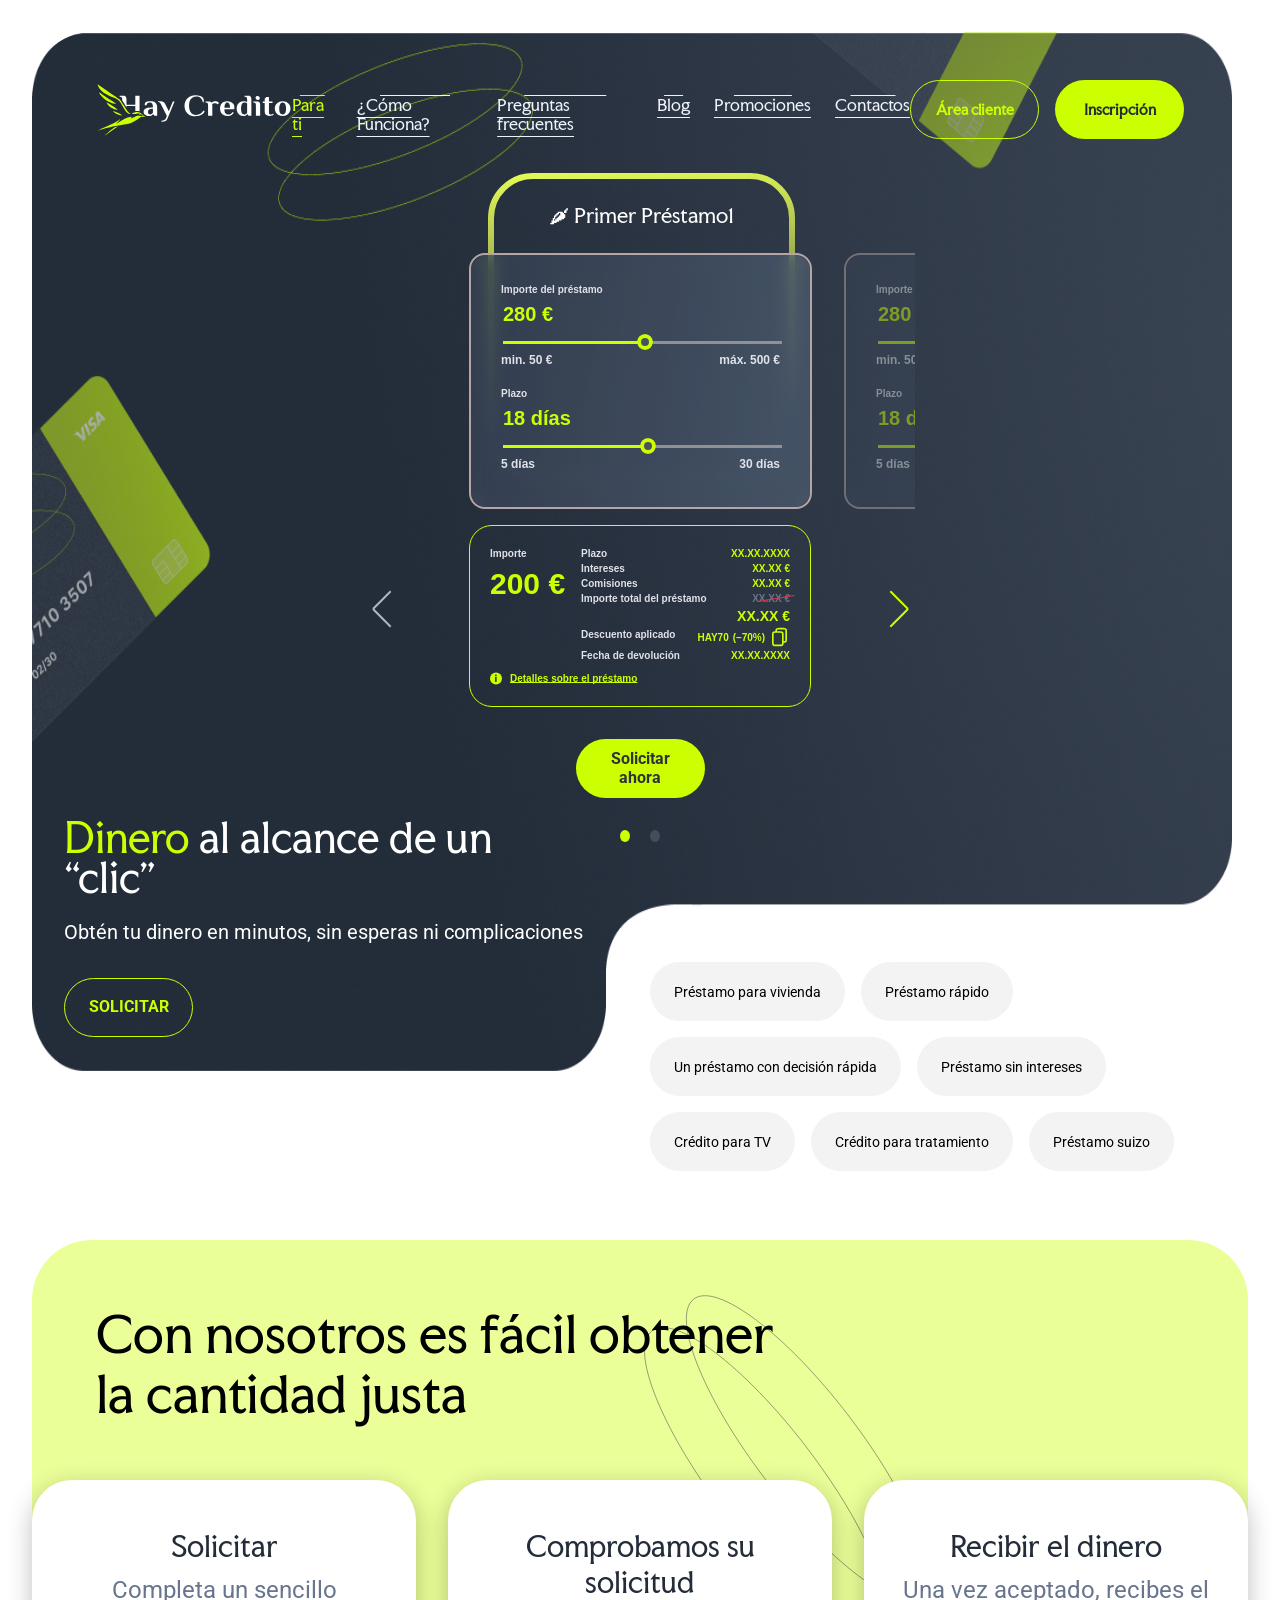
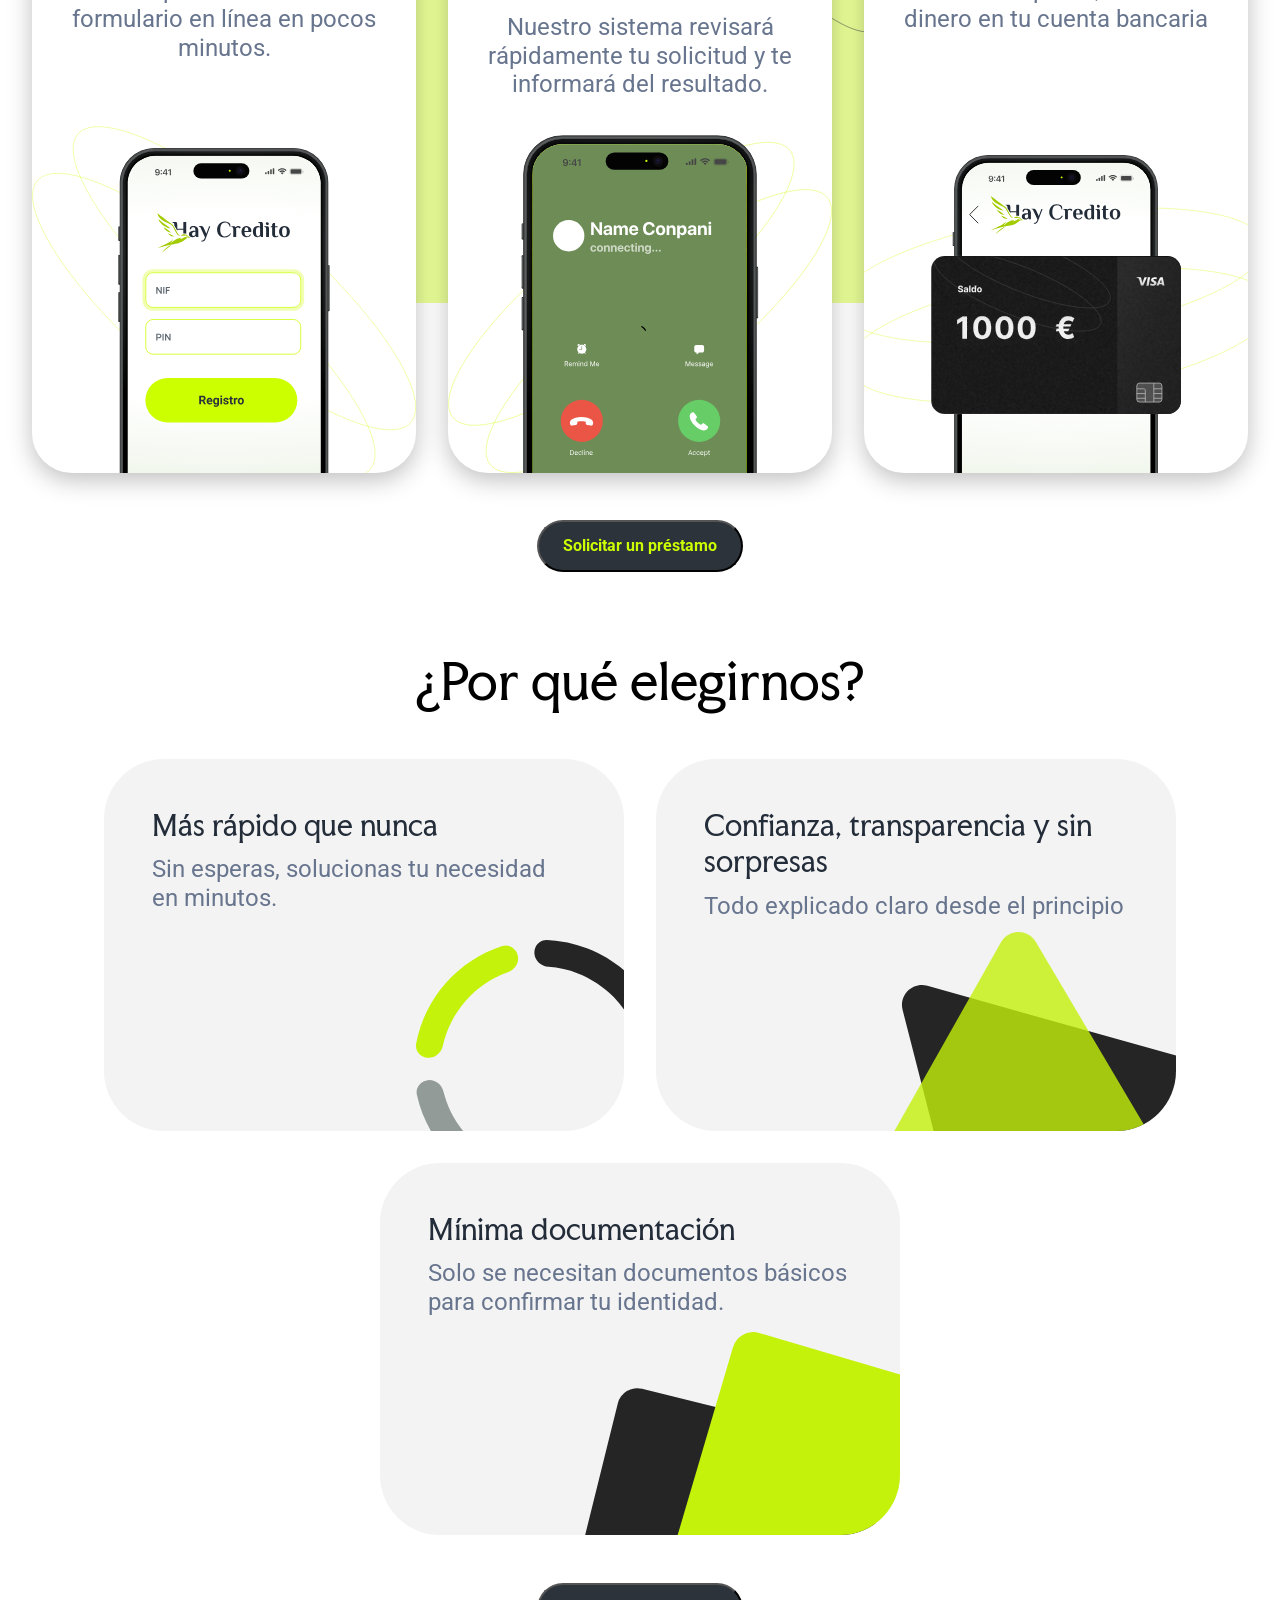
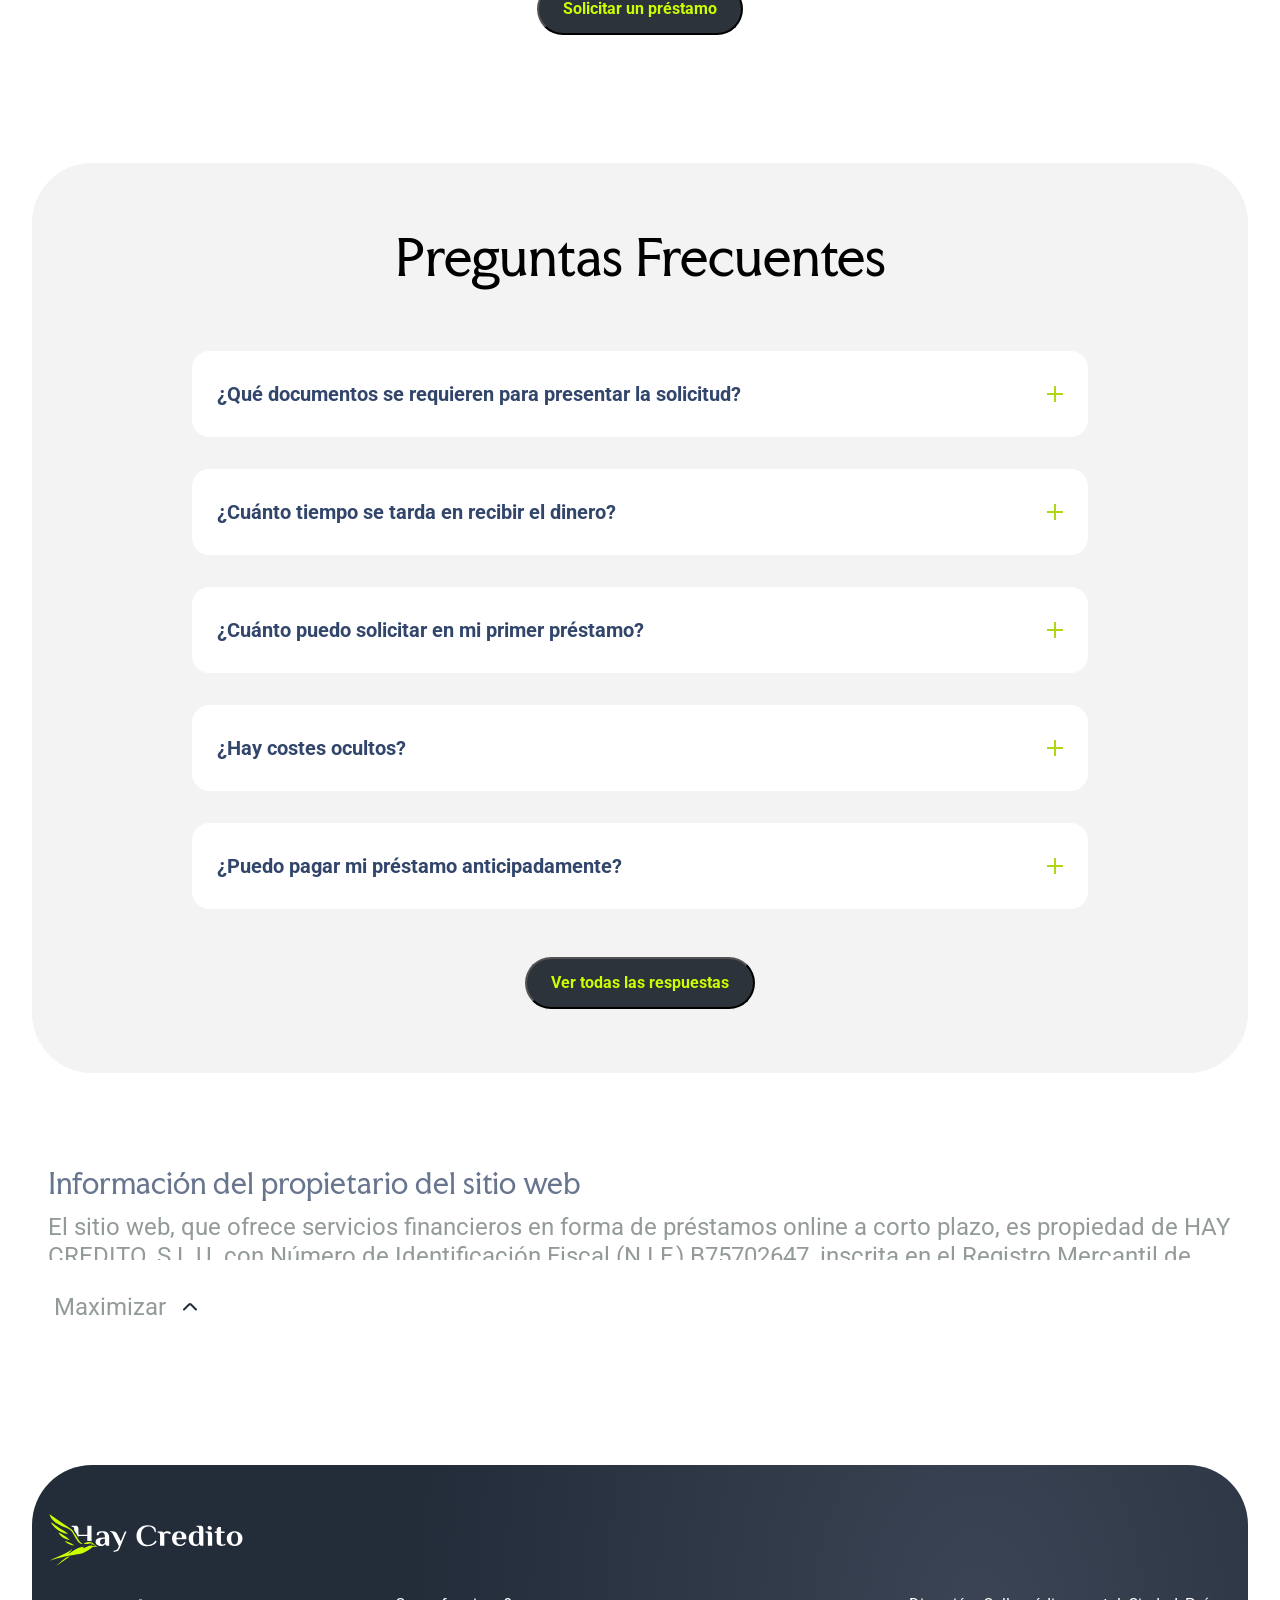
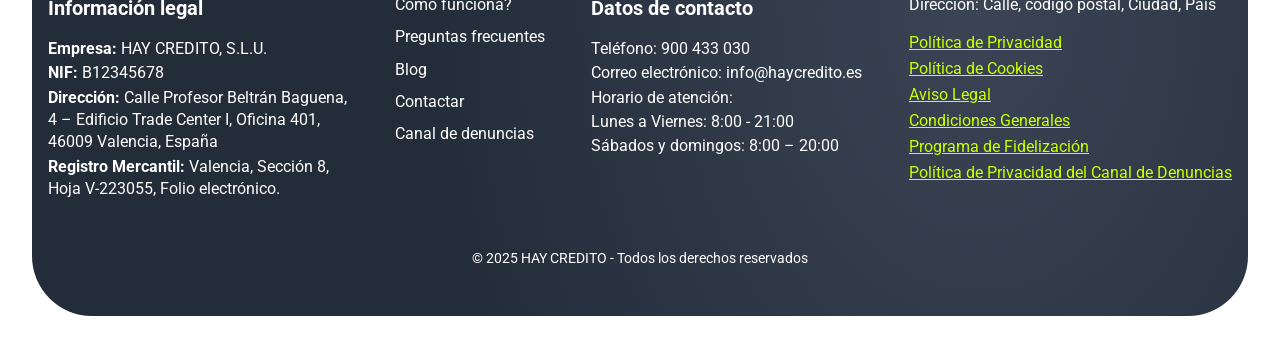
<file: haycredito/index.html>
<!DOCTYPE html>
<html lang="uk">
<head>
    <meta charset="UTF-8">
    <meta http-equiv="X-UA-Compatible" content="IE=edge">
    <meta name="viewport" content="width=device-width, initial-scale=1.0">
    <link rel="shortcut icon" href="favicon.ico" type="image/x-icon"/>
    <link href="css/style.css" rel="stylesheet">
    <link href="css/reset.css" rel="stylesheet">
    <link href="css/media.css" rel="stylesheet">
    <link href="https://fonts.googleapis.com/css2?family=Faculty+Glyphic&family=Roboto:ital,wght@0,100;0,300;0,400;0,500;0,700;0,900;1,100;1,300;1,400;1,500;1,700;1,900&display=swap"
          rel="stylesheet">
    <link href="https://fonts.googleapis.com/css2?family=Faculty+Glyphic&display=swap" rel="stylesheet">
    <link href="libs/wow/css/animate.css" rel="stylesheet">
    <link rel="stylesheet" href="libs/swiper/swiper-bundle.min.css">

    <title>MFO Spain</title>
</head>
<body class="">


<div class="cookie-content hide">
    <div class="container">
        <div class="wrapper ">
            <img src="img/cookie-img.svg" alt="img">
            <div class="content-wrapper">
                <div class="name">Configuración de cookies</div>
                <div class="text">
                    Las cookies son importantes para ti, influyen en tu experiencia de navegación.
                    Usamos cookies analíticas, de personalización y publicitarias (propias y de terceros) para hacer
                    perfiles basados en hábitos de navegación y mostrarte contenido personalizado.
                    Para más información, consulta nuestra <a href="#">política de cookies.</a>

                    <div class="btns-wrapper">
                        <div class="btn">Aceptar</div>
                        <div class="btn">Declinar</div>
                        <div class="btn transparent">Configurar</div>
                    </div>
                </div>
            </div>
        </div>
        <div class="cookie-configuration hide">
            <div class="wrapper">
                <img src="img/cookie-img.svg" alt="img">
                <div class="content">
                    <div class="name">Configuración de cookies</div>
                    <div class="text">Las cookies necesarias garantizan las funciones básicas del sitio web de Hay
                        Credito, asegurando
                        que sea seguro, accesible y, lo más importante, operativo en todo momento.
                        La empresa Hay Credito utiliza cookies estrictamente necesarias, analíticas, funcionales y
                        publicitarias.
                    </div>
                    <div class="text">Puedes activar o desactivar las cookies según tus preferencias, excepto las
                        cookies estrictamente
                        necesarias para el funcionamiento del sitio web.
                        Ten en cuenta que el bloqueo de ciertas cookies podría afectar al rendimiento o algunas
                        funcionalidades del sitio.
                    </div>
                    <div class="text">Tu privacidad es importante para nosotros. Para más información, consulta los
                        términos de nuestra
                        <a class="green-text" href="#"> Política de cookies.</a></div>
                    <div class="checkbox-wrapper">
                        <label class="checkbox-container">
                            <input type="checkbox">
                            <span class="checkmark"></span>
                        </label>
                        <span class="agreement-text green-text">Seleccionar todo</span>
                    </div>
                    <div class="checkbox-wrapper">
                        <label class="checkbox-container">
                            <input type="checkbox">
                            <span class="checkmark"></span>
                        </label>
                        <span class="agreement-text"><span class="green-text">Cookies analíticas</span> - estas cookies nos permiten contar visitas y fuentes de
                            tráfico para medir y mejorar el rendimiento de nuestro sitio web. Nos ayudan a identificar qué páginas
                            son más o menos populares y a comprender
                            cómo los visitantes navegan por el sitio. La información recopilada es agregada y, por tanto, anónima.</span>
                    </div>
                    <div class="checkbox-wrapper">
                        <label class="checkbox-container">
                            <input type="checkbox">
                            <span class="checkmark"></span>
                        </label>
                        <span class="agreement-text"><span class="green-text">Cookies funcionales</span> – estas cookies almacenan configuraciones o preferencias en
                            tu dispositivo entre sesiones del navegador. Ejemplos: nombre de usuario, idioma del sitio, ubicación
                            o las preferencias seleccionadas anteriormente. Estas cookies mejoran tu experiencia de uso y personalización.</span>
                    </div>
                    <div class="checkbox-wrapper">
                        <label class="checkbox-container">
                            <input type="checkbox">
                            <span class="checkmark"></span>
                        </label>
                        <span class="agreement-text"><span class="green-text">Cookies publicitarias</span>  –estas cookies se utilizan para ofrecer contenido
                            y publicidad relevante, basándose en tus intereses y hábitos de navegación.
                            También ayudan a medir la efectividad de nuestras campañas publicitarias.</span>
                    </div>
                    <div class="text"><span class="green-text">Cookies funcionales</span> – estas cookies se utilizan
                        para guardar configuraciones o
                        preferencias almacenadas en el dispositivo del usuario entre sesiones del navegador web.
                        Ejemplos de estas métricas incluyen: nombre de usuario, versión del idioma del sitio, ubicación,
                        si se ha proporcionado información al usuario anteriormente, las preferencias seleccionadas y
                        otras configuraciones del sitio web.
                    </div>
                    <div class="btns-wrapper">
                        <button class="btn btn-green">Aceptar</button>
                        <button class="btn btn-transparent">Cancelar</button>
                    </div>
                </div>
            </div>
        </div>
    </div>
</div>
<div class="modal giveaway-modal hide">
    <div class="wrapper">
        <div class="left-side">
            <div class="left-side-wrapper">
                <h3>¡Gana unos <span class="green-text">Apple AirPods Pro 2</span>
                    con tu primer préstamo!</h3>
                <div class="time-left-wrapper">
                    <div class="time">
                        <div class="value">37</div>
                        <div class="text">Días</div>
                    </div>
                    <div class="separator">:</div>
                    <div class="time">
                        <div class="value">00</div>
                        <div class="text">Horas</div>
                    </div>
                    <div class="separator">:</div>
                    <div class="time">
                        <div class="value">00</div>
                        <div class="text">Minutos</div>
                    </div>
                    <div class="separator">:</div>
                    <div class="time">
                        <div class="value">00</div>
                        <div class="text">Segundo</div>
                    </div>
                </div>
            </div>
            <div class="text placement-down">Si lo solicitas <span class="green-text">del 1 al 7 de junio</span> , 
                podrás participar en el sorteo de unos <span class="green-text">Apple AirPods Pro 2</span>
                ¡Empieza ahora mismo y gana!
            </div>
        </div>
        <div class="right-side">
            <h3>Déjanos tus datos y recibe un código con un 99% de descuento en tu préstamo.</h3>
            <div class="inputs-wrapper">
                <div class="input-wrapper">
                    <input class="error" required id="email-giveaway-modal-input" type="text">
                    <label for="email-giveaway-modal-input" class="floating-label">Correo electrónico</label>
                    <div class="error-text ">Formato de correo electrónico no válido.</div>
                </div>
                <div class="input-wrapper">
                    <input required id="name-giveaway-modal-input" type="text">
                    <label for="name-giveaway-modal-input" class="floating-label">Nombre</label>
                    <div class="error-text hide"></div>
                </div>
                <div class="input-wrapper">
                    <input required id="phone-number-giveaway-modal-input" type="text">
                    <label for="phone-number-giveaway-modal-input" class="floating-label">Número de teléfono</label>
                    <div class="error-text hide">Este número de teléfono ya está registrado</div>
                </div>
            </div>
            <div class="checkbox-wrapper">
                <div class="wrapper">
                    <label class="checkbox-container">
                        <input type="checkbox">
                        <span class="checkmark"></span>
                    </label>
                    <span class="agreement-text">He leído y acepto los <a href="#">Bases Legales del Sorteo</a> </span>
                </div>
                <div class="error-text ">Formato de correo electrónico no válido.</div>

            </div>
            <div class="checkbox-wrapper">
                <div class="wrapper">
                    <label class="checkbox-container">
                        <input type="checkbox">
                        <span class="checkmark"></span>
                    </label>
                    <span class="agreement-text">He leído y acepto la <a href="#">Política de Privacidad</a> de HAY CREDITO</span>
                </div>
                <div class="error-text ">Formato de correo electrónico no válido.</div>

            </div>
            <button class="btn">Convertirse en miembro</button>
        </div>
    </div>
</div>
<div class="modal promo-modal hide">
    <button id="close-promo-modal-btn"><img src="img/close-cross.svg" alt="close"></button>

    <div class="wrapper">
        <div class="text-wrapper">
            <h4>¡No te vayas sin tu descuento!</h4>
            <div class="text">Activa tu préstamo con el código <span class="green-text">HAY70</span> y paga menos
                intereses.
            </div>
        </div>

        <img class="promo-img" src="img/promo-img.svg" alt="img">
        <button class="btn">Solicitar ahora</button>
    </div>

</div>
<div class="backdrop hide"></div>

<div class="form-bg-container">
    <section class="first-screen form-bg-screen">


        <header class="">
            <div class="wrapper">
                <img onclick="window.open('index.html', '_blank')" class="logo" src="img/logo.svg" alt="logo">

                <nav>
                    <ul>
                        <li><a class="active" href="index.html">Para ti </a></li>
                        <li><a href="how-it-works.html">¿Cómo Funciona?</a></li>
                        <li><a href="faq.html">Preguntas frecuentes</a></li>
                        <li><a href="blog.html">Blog</a></li>
                        <li><a href="#">Promociones</a></li>
                        <li><a href="contacts.html">Contactos</a></li>
                    </ul>
                </nav>

                <div class="btns-wrapper">
                    <button class="btn">Área cliente</button>
                    <button class="btn btn-green">Inscripción</button>
                </div>

                <div class="header-menu-btn">
                    <button class="lines-button x">
                        <span class="lines"></span>
                    </button>
                </div>
            </div>


            <div class="side-menu hide">
                <nav>
                    <ul>
                        <li><a class="active" href="index.html">Para ti </a></li>
                        <li><a href="how-it-works.html">¿Cómo Funciona?</a></li>
                        <li><a href="faq.html">Preguntas frecuentes</a></li>
                        <li><a href="blog.html">Blog</a></li>
                        <li><a href="#">Promociones</a></li>
                        <li><a href="contacts.html">Contactos</a></li>
                    </ul>
                </nav>

                <button class="btn">Área cliente</button>
            </div>
        </header>

        <div class="wrapper">
            <div class="text-wrapper">
                <h1><span style="color: #CCFF00">Dinero</span> al alcance
                    de un “clic”</h1>
                <div class="text">Obtén tu dinero en minutos, sin esperas ni complicaciones</div>
                <button class="btn left-part">Solicitar</button>
            </div>

            <div class="calc-wrapper ">

                <div class="swiper-container">
                    <!-- Additional required wrapper -->
                    <div class="swiper-wrapper">
                        <!-- Slides -->
                        <div class="swiper-slide ">
                            <div class="calculator">

                                <div class="calc-name">🌶 Primer Préstamo1</div>

                                <div class="calc-content">
                                    <div class="condition-wrapper credit-amount">
                                        <div class="condition-name">Importe del préstamo</div>
                                        <input value="200 €" min="50" max="500" type="text"
                                               class="calculator-amount-input"
                                        >
                                        <input type="range" min="50" max="500" step="10"
                                               class="calculator-amount-range-input">
                                        <div class="condition-values-range">
                                            <div class="calculator-text">min. 50 €</div>
                                            <div class="calculator-text">máx. 500 €</div>
                                        </div>
                                    </div>
                                    <div class="condition-wrapper credit-date">
                                        <div class="condition-name">Plazo</div>
                                        <input value="12 días" min="5" max="30" type="text"
                                               class="calculator-date-input"
                                        >
                                        <input type="range" min="5" max="30"
                                               class="calculator-date-range-input"
                                        >
                                        <div class="condition-values-range">
                                            <div class="calculator-text">5 días</div>
                                            <div class="calculator-text">30 días</div>
                                        </div>
                                    </div>
                                </div>
                            </div>
                        </div>
                        <div class="swiper-slide  ">
                            <div class="calculator">

                                <div class="calc-name">🌶 Primer Préstamo1</div>

                                <div class="calc-content">
                                    <div class="condition-wrapper credit-amount">
                                        <div class="condition-name">Importe del préstamo</div>
                                        <input value="200 €" min="50" max="500" type="text"
                                               class="calculator-amount-input"
                                        >
                                        <input type="range" min="50" max="500" step="10"
                                               class="calculator-amount-range-input">
                                        <div class="condition-values-range">
                                            <div class="calculator-text">min. 50 €</div>
                                            <div class="calculator-text">máx. 500 €</div>
                                        </div>
                                    </div>
                                    <div class="condition-wrapper credit-date">
                                        <div class="condition-name">Plazo</div>
                                        <input value="12 días" min="5" max="30" type="text"
                                               class="calculator-date-input"
                                        >
                                        <input type="range" min="5" max="30"
                                               class="calculator-date-range-input"
                                        >
                                        <div class="condition-values-range">
                                            <div class="calculator-text">5 días</div>
                                            <div class="calculator-text">30 días</div>
                                        </div>
                                    </div>
                                </div>
                            </div>
                        </div>

                    </div>
                </div>

                <div class="calc-details-wrapper">
                    <div class="arrow left-arrow calc-swiper-prev "></div>

                    <div class="calc-details">
                        <ul>
                            <li>
                                <div class="detail-name">Importe</div>
                                <div class="value" id="amount-text">200 €</div>
                            </li>
                            <li>
                                <div class="wrapper">
                                    <div class="detail-name">Plazo</div>
                                    <div class="value">ХХ.ХХ.ХХХХ</div>
                                </div>
                                <div class="wrapper">
                                    <div class="detail-name">Intereses</div>
                                    <div class="value">ХХ.ХХ €</div>
                                </div>
                                <div class="wrapper">
                                    <div class="detail-name">Comisiones</div>
                                    <div class="value">ХХ.ХХ €</div>
                                </div>
                                <div class="wrapper">
                                    <div class="detail-name">Importe total del préstamo</div>
                                    <div class="value-wrapper">
                                        <div class="past-price">
                                            ХХ.ХХ €
                                            <img src="img/past-price-line.svg" alt="img">
                                        </div>
                                        <div class="new-price">
                                            ХХ.ХХ €
                                        </div>
                                    </div>
                                </div>
                                <div class="wrapper">
                                    <div class="detail-name">Descuento aplicado</div>
                                    <div class="value"><span id="promo-to-copy">HAY70</span> (–70%) <img
                                            id="copy-promo-btn" src="img/copy-green.svg" alt="copy"></div>
                                </div>
                                <div class="wrapper">
                                    <div class="detail-name">Fecha de devolución</div>
                                    <div class="value">ХХ.ХХ.ХХХХ</div>
                                </div>
                            </li>
                        </ul>
                        <a class="calc-link" href="#">
                            <svg width="12" height="13" viewBox="0 0 12 13" fill="none"
                                 xmlns="http://www.w3.org/2000/svg">
                                <rect y="0.5" width="12" height="12" rx="6" fill="#CCFF00"/>
                                <path d="M5.86 4.1C5.60667 4.1 5.40333 4.03333 5.25 3.9C5.09667 3.76 5.02 3.57333 5.02 3.34C5.02 3.11333 5.09667 2.93 5.25 2.79C5.40333 2.64333 5.60667 2.57 5.86 2.57C6.11333 2.57 6.32 2.64333 6.48 2.79C6.64667 2.93 6.73 3.11333 6.73 3.34C6.73 3.57333 6.64667 3.76 6.48 3.9C6.32 4.03333 6.11333 4.1 5.86 4.1ZM5.13 4.8H6.62V10H5.13V4.8Z"
                                      fill="#2D333A"/>
                            </svg>
                            Detalles sobre el préstamo
                        </a>
                    </div>

                    <div class="arrow right-arrow calc-swiper-next "></div>
                </div>

                <button class="btn">Solicitar ahora</button>

                <div class="calc-pagination">
                    <button class="btn-calc-pagination active"></button>
                    <button class="btn-calc-pagination"></button>
                    <button class="btn-calc-pagination"></button>
                </div>

            </div>

        </div>


    </section>
</div>

<section class="key-words-wrapper">
    <ul class="key-words-list">
        <li>Préstamo para vivienda</li>
        <li>Préstamo rápido</li>
        <li>Un préstamo con decisión rápida</li>
        <li>Préstamo sin intereses</li>
        <li>Crédito para TV</li>
        <li>Crédito para tratamiento</li>
        <li class="pos-absolute-item">Préstamo suizo</li>

    </ul>
</section>

<section class="easy-to-get">
    <div class="wrapper">
        <h2>
            Con nosotros es fácil obtener
            la cantidad justa
        </h2>

        <ul class="easy-to-get">
            <li>
                <div class="text-wrapper" style="padding-bottom: 0;">
                    <div class="name">Solicitar</div>
                    <div class="text">Completa un sencillo formulario en línea en pocos minutos.</div>
                </div>
                <img class="desktop" src="img/easy-get-1-img.svg" alt="img">
            </li>
            <li class="upper-img">
                <img class="desktop" src="img/easy-get-2-img.svg" alt="img">
                <div class="text-wrapper">
                    <div class="name">Comprobamos su solicitud</div>
                    <div class="text">Nuestro sistema revisará rápidamente tu solicitud y te informará del resultado.
                    </div>
                </div>
            </li>
            <li>
                <div class="text-wrapper">
                    <div class="name">Recibir el dinero</div>
                    <div class="text">Una vez aceptado, recibes el dinero en tu cuenta bancaria</div>
                </div>
                <img class="desktop" src="img/easy-get-3-img.svg" alt="img">
            </li>
        </ul>

        <button class="btn">Solicitar un préstamo</button>
    </div>
</section>

<section class="why-we">

    <h2 class="text-center">¿Por qué elegirnos?</h2>
    <ul>
        <li>
            <div class="name">Más rápido que nunca</div>
            <div class="text">Sin esperas, solucionas tu necesidad en minutos.</div>
            <img src="img/why-we-item-1-img.svg" alt="img">
        </li>
        <li>
            <div class="name">Confianza, transparencia
                y sin sorpresas
            </div>
            <div class="text">Todo explicado claro desde el principio</div>
            <img src="img/why-we-item-2-img.svg" alt="img">
        </li>
        <li>
            <div class="name">Mínima documentación</div>
            <div class="text">Solo se necesitan documentos básicos para confirmar tu identidad.</div>
            <img src="img/why-we-item-3-img.svg" alt="img">
        </li>
    </ul>
    <button class="btn">Solicitar un préstamo</button>

</section>

<section class="faq">
    <div class="container">
        <h2 class="text-center">Preguntas Frecuentes</h2>

        <ul class="faq-list">
            <li>
                <div class="wrapper">
                    <div class="name">¿Qué documentos se requieren para presentar la solicitud?</div>
                    <button class="plusminus"></button>
                </div>

                <div class="item-open-text hide">
                    Una vez aprobada la solicitud, el dinero se abonará en su cuenta en un par de horas. Sin retrasos,
                    todo rápido y fácil.
                </div>
            </li>
            <li>
                <div class="wrapper">
                    <div class="name">¿Cuánto tiempo se tarda en recibir el dinero?</div>
                    <button class="plusminus"></button>
                </div>

                <div class="item-open-text hide">
                    Una vez aprobada la solicitud, el dinero se abonará en su cuenta en un par de horas. Sin retrasos,
                    todo rápido y fácil.
                </div>
            </li>
            <li>
                <div class="wrapper">
                    <div class="name">¿Cuánto puedo solicitar en mi primer préstamo?</div>
                    <button class="plusminus"></button>
                </div>

                <div class="item-open-text hide">
                    Una vez aprobada la solicitud, el dinero se abonará en su cuenta en un par de horas. Sin retrasos,
                    todo rápido y fácil.
                </div>
            </li>
            <li>
                <div class="wrapper">
                    <div class="name">¿Hay costes ocultos?</div>
                    <button class="plusminus"></button>
                </div>

                <div class="item-open-text hide">
                    Una vez aprobada la solicitud, el dinero se abonará en su cuenta en un par de horas. Sin retrasos,
                    todo rápido y fácil.
                </div>
            </li>
            <li>
                <div class="wrapper">
                    <div class="name">¿Puedo pagar mi préstamo anticipadamente?</div>
                    <button class="plusminus"></button>
                </div>

                <div class="item-open-text hide">
                    Una vez aprobada la solicitud, el dinero se abonará en su cuenta en un par de horas. Sin retrasos,
                    todo rápido y fácil.
                </div>
            </li>
        </ul>

        <button class="btn">Ver todas las respuestas</button>
    </div>
</section>

<section class="info">
    <div class="container">
        <div class="name">Información del propietario del sitio web</div>
        <div id="cutted-text" class="text cutted-text">El sitio web, que ofrece servicios financieros en forma de préstamos online a corto plazo,
            es propiedad de HAY CREDITO, S.L.U. con Número de Identificación Fiscal (N.I.F.) B75702647, inscrita en el
            Registro Mercantil de Valencia, sección 8, hoja V-223055, dirección de ubicación: Calle Profesor Beltrán
            Baguena, 4 - Edificio Trade Center I, Oficina 401, 46009 Valencia, España.
        </div>

        <div id="info-text-appearance-toggle" class="hide">
            <div class="name">Información del propietario del sitio web</div>
            <div class="text">El sitio web, que ofrece servicios financieros en forma de préstamos online a corto plazo,
                es propiedad de HAY CREDITO, S.L.U. con Número de Identificación Fiscal (N.I.F.) B75702647, inscrita en
                el
                Registro Mercantil de Valencia, sección 8, hoja V-223055, dirección de ubicación: Calle Profesor Beltrán
                Baguena, 4 - Edificio Trade Center I, Oficina 401, 46009 Valencia, España.
            </div>

            <div class="name">Información del propietario del sitio web</div>
            <div class="text">El sitio web, que ofrece servicios financieros en forma de préstamos online a corto plazo,
                es propiedad de HAY CREDITO, S.L.U. con Número de Identificación Fiscal (N.I.F.) B75702647, inscrita en
                el
                Registro Mercantil de Valencia, sección 8, hoja V-223055, dirección de ubicación: Calle Profesor Beltrán
                Baguena, 4 - Edificio Trade Center I, Oficina 401, 46009 Valencia, España.
            </div>
        </div>

        <button id="info-text-toggle-btn">
            <span class="text">Maximizar</span>
            <svg width="24" height="25" viewBox="0 0 24 25" fill="none" xmlns="http://www.w3.org/2000/svg">
                <path d="M6 14.5L11.2929 9.20708C11.6834 8.81655 12.3166 8.81655 12.7071 9.20708L18 14.5"
                      stroke="#232C39" stroke-width="2" stroke-linecap="round"/>
            </svg>
        </button>
    </div>
</section>

<footer>
    <div class="container">
        <img src="img/logo.svg" alt="logo" class="logo">
        <div class="wrapper">
            <div class="legal-info">
                <h4>Información legal</h4>
                <ul class="contacts-list legal-list">
                    <li class="footer-text"><span class="fw-700">Empresa:</span> HAY CREDITO, S.L.U.</li>
                    <li class="footer-text"><span class="fw-700">NIF:</span> B12345678</li>
                    <li class="footer-text"><span class="fw-700">Dirección:</span> Calle Profesor Beltrán Baguena, 4 –
                        Edificio Trade Center I, Oficina 401, 46009 Valencia, España
                    </li>
                    <li class="footer-text"><span class="fw-700">Registro Mercantil:</span> Valencia, Sección 8, Hoja
                        V-223055, Folio electrónico.
                    </li>
                </ul>
            </div>
            <nav>
                <ul class="nav-list">
                    <li><a class="footer-text" href="how-it-works.html">Como funciona?</a></li>
                    <li><a class="footer-text" href="faq.html">Preguntas frecuentes</a></li>
                    <li><a class="footer-text" href="blog.html">Blog</a></li>
                    <li><a class="footer-text" href="contacts.html">Contactar</a></li>
                    <li><a class="footer-text" href="violations.html">Canal de denuncias</a></li>
                </ul>
            </nav>
            <div class="contacts">
                <h4>Datos de contacto</h4>
                <ul class="contacts-list">
                    <li class="footer-text">Teléfono: 900 433 030</li>
                    <li class="footer-text">Correo electrónico: info@haycredito.es</li>
                    <li class="footer-text">Horario de atención:</li>
                    <li class="footer-text">Lunes a Viernes: 8:00 - 21:00</li>
                    <li class="footer-text">Sábados y domingos: 8:00 – 20:00</li>
                </ul>
            </div>
            <div class="details">
                <div class="footer-text">Dirección: Calle, código postal, Ciudad, País</div>

                <ul class="links-list">
                    <li><a href="#">Política de Privacidad</a></li>
                    <li><a href="#">Política de Cookies</a></li>
                    <li><a href="#">Aviso Legal</a></li>
                    <li><a href="#">Condiciones Generales</a></li>
                    <li><a href="#">Programa de Fidelización</a></li>
                    <li><a href="#">Política de Privacidad del Canal de Denuncias</a></li>
                </ul>
            </div>
        </div>

        <div class="all-rights">© 2025 HAY CREDITO - Todos los derechos reservados</div>
    </div>
</footer>

<script src="libs/IMask/unpkg/imask.js"></script>
<script src="js/registration-inputs-masks.js"></script>
<script src="libs/swiper/swiper-bundle.min.js"></script>
<script src="js/calculator.js"></script>
<script src="js/header.js"></script>
<script src="js/script.js"></script>
<script src="js/faq-list.js"></script>
<script src="libs/wow/js/wow.min.js"></script>
<script>
    new WOW().init();
</script>
</body>
</html>
</file>
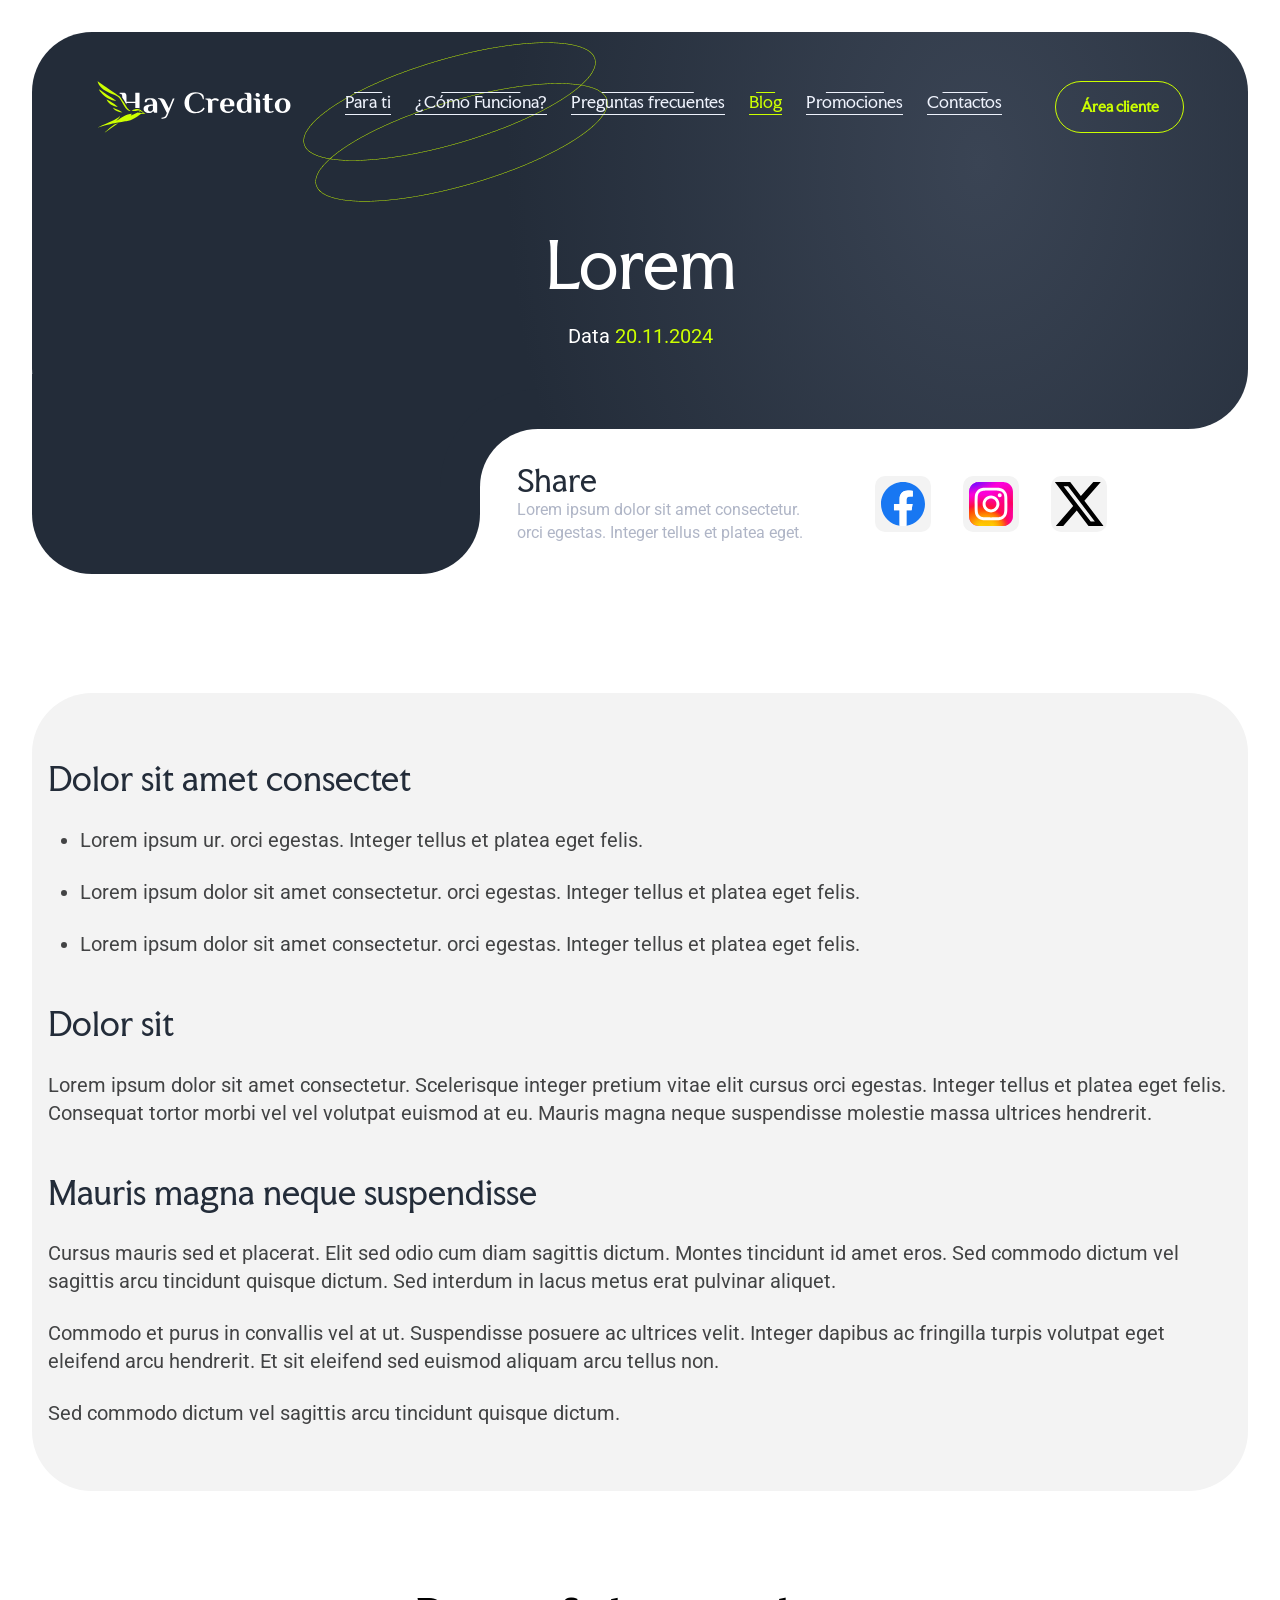
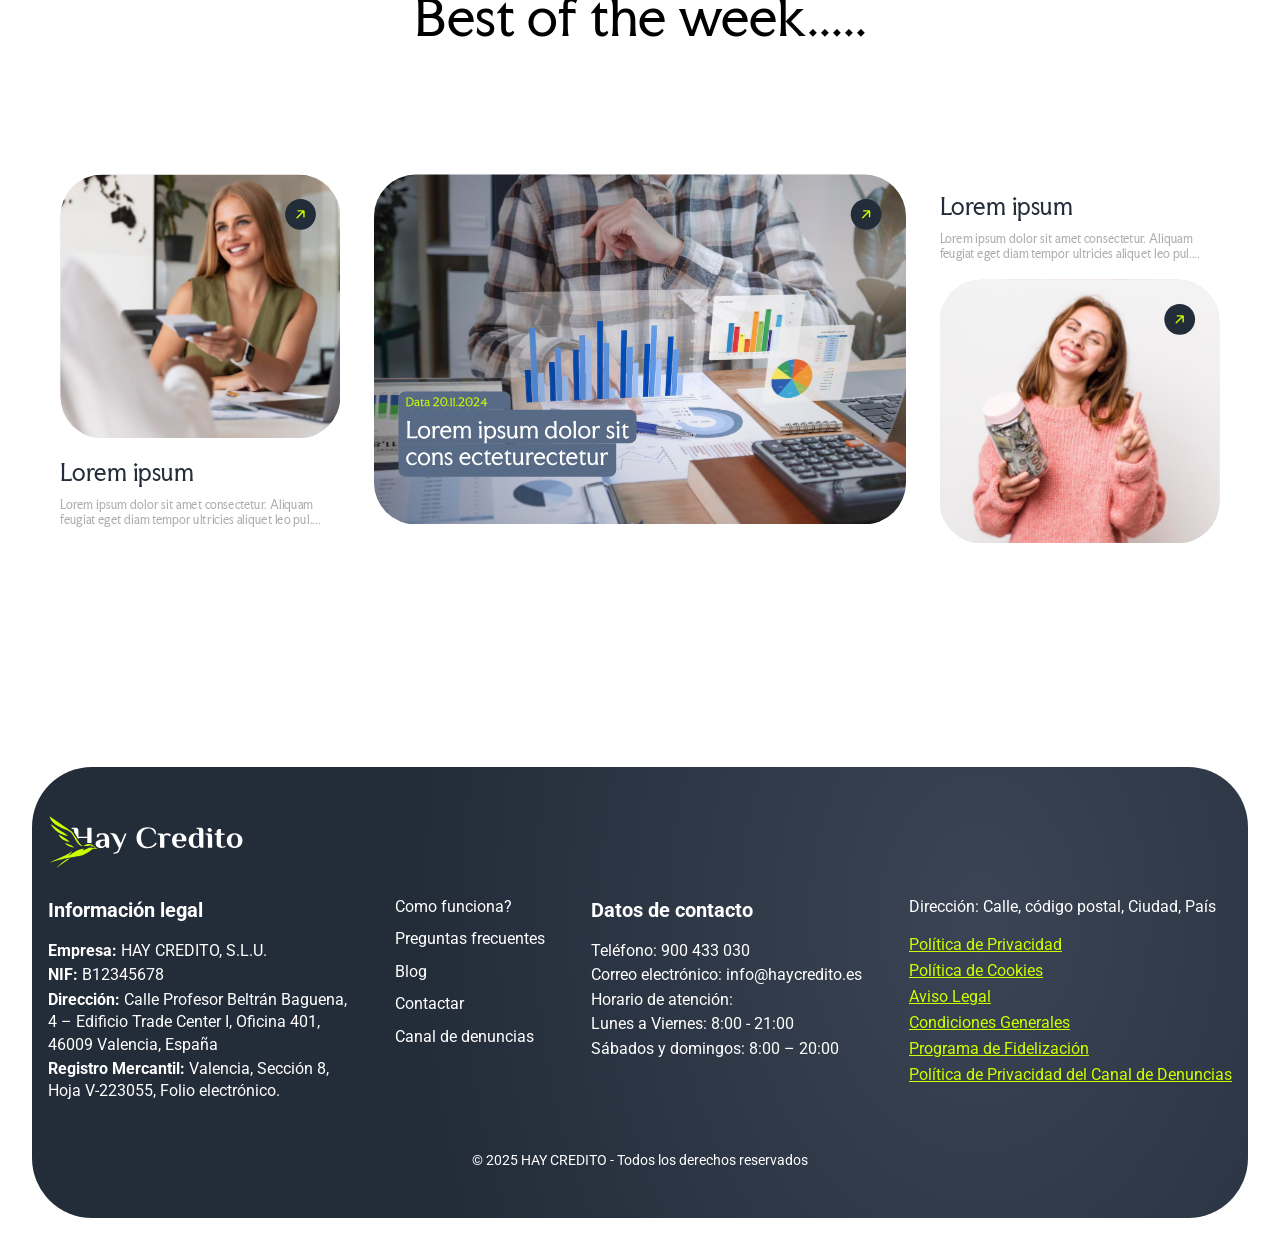
<file: haycredito/blog-card-open.html>
<!DOCTYPE html>
<html lang="uk">
<head>
    <meta charset="UTF-8">
    <meta http-equiv="X-UA-Compatible" content="IE=edge">
    <meta name="viewport" content="width=device-width, initial-scale=1.0">
    <link rel="shortcut icon" href="favicon.ico" type="image/x-icon"/>
    <link href="css/style.css" rel="stylesheet">
    <link href="css/reset.css" rel="stylesheet">
    <link href="css/media.css" rel="stylesheet">
    <link rel="stylesheet" href="libs/swiper/swiper-bundle.min.css">
    <link href="https://fonts.googleapis.com/css2?family=Faculty+Glyphic&family=Roboto:ital,wght@0,100;0,300;0,400;0,500;0,700;0,900;1,100;1,300;1,400;1,500;1,700;1,900&display=swap"
          rel="stylesheet">
    <link href="https://fonts.googleapis.com/css2?family=Faculty+Glyphic&display=swap" rel="stylesheet">
    <link href="libs/wow/css/animate.css" rel="stylesheet">

    <title>MFO Spain</title>
</head>
<body>

<div class="form-bg-container media-1024-hide">

    <section class="blog-card-open  form-bg-screen  wow fadeInUp" data-wow-duration=".2s" data-wow-delay=".2s">
        <div class="form">
            <div class="rectangle"></div>
            <div class="circle"></div>
        </div>
        <header class="">
            <div class="wrapper">
                <img onclick="window.open('index.html', '_blank')" class="logo" src="img/logo.svg" alt="logo">

                <nav>
                    <ul>
                        <li><a href="index.html">Para ti </a></li>
                        <li><a href="how-it-works.html">¿Cómo Funciona?</a></li>
                        <li><a  href="faq.html">Preguntas frecuentes</a></li>
                        <li><a class="active" href="blog.html">Blog</a></li>
                        <li><a href="#">Promociones</a></li>
                        <li><a href="contacts.html">Contactos</a></li>
                    </ul>
                </nav>

                <button class="btn">Área cliente</button>

                <div class="header-menu-btn">
                    <button class="lines-button x">
                        <span class="lines"></span>
                    </button>
                </div>
            </div>


            <div class="side-menu hide">
                <nav>
                    <ul>
                        <li><a  href="index.html">Para ti </a></li>
                        <li><a href="how-it-works.html">¿Cómo Funciona?</a></li>
                        <li><a href="faq.html">Preguntas frecuentes</a></li>
                        <li><a class="active" href="blog.html">Blog</a></li>
                        <li><a href="#">Promociones</a></li>
                        <li><a href="contacts.html">Contactos</a></li>
                    </ul>
                </nav>

                <button class="btn">Área cliente</button>
            </div>
        </header>

        <h1>
            Lorem
        </h1>
        <div class="date">
            Data <span style="color: #CCFF00;">20.11.2024</span>
        </div>

        <div class="socials">
            <div class="wrapper">
                <div class="name">Share</div>
                <div class="text">Lorem ipsum dolor sit amet consectetur. orci egestas. Integer tellus et platea eget.</div>
            </div>

            <ul class="socials-list socials-share">
                <li>
                    <a href="#">
                        <img src="img/facebook-icon.svg" alt="facebook" class="logo">
                    </a>
                </li>
                <li>
                    <a href="#">
                        <img src="img/instagram-icon.svg" alt="instagram" class="logo">
                    </a>
                </li>
                <li>
                    <a href="#">
                        <img src="img/x-icon.svg" alt="twitter" class="logo">
                    </a>
                </li>
            </ul>
        </div>

    </section>
</div>

<section class="blog-card-content">
    <div class="container  wow fadeInUp" data-wow-duration=".2s" data-wow-delay=".2s">

        <div class="content">
            <div class="content-item">
                <div class="name">Dolor sit amet consectet</div>

                <ul class="text-list">
                    <li class="text">Lorem ipsum ur. orci egestas. Integer tellus et platea eget felis. </li>
                    <li class="text">Lorem ipsum dolor sit amet consectetur. orci egestas. Integer tellus et platea eget felis. </li>
                    <li class="text">Lorem ipsum dolor sit amet consectetur. orci egestas. Integer tellus et platea eget felis. </li>
                </ul>
            </div>

            <div class="content-item">
                <div class="name">Dolor sit </div>
                <div class="text">Lorem ipsum dolor sit amet consectetur. Scelerisque integer pretium vitae elit cursus orci egestas. Integer tellus et platea eget felis. Consequat tortor morbi vel vel volutpat euismod at eu. Mauris magna neque suspendisse molestie massa ultrices hendrerit.</div>
            </div>

            <div class="content-item">
                <div class="name">Mauris magna neque suspendisse</div>
                <div class="text">Cursus mauris sed et placerat. Elit sed odio cum diam sagittis dictum. Montes tincidunt id amet eros. Sed commodo dictum vel sagittis arcu tincidunt quisque dictum.
                    Sed interdum in lacus metus erat pulvinar aliquet. </div>
                <div class="text">Commodo et purus in convallis vel at ut. Suspendisse posuere ac ultrices velit. Integer dapibus ac fringilla turpis volutpat eget eleifend arcu hendrerit. Et sit eleifend sed euismod aliquam arcu tellus non. </div>
                <div class="text">Sed commodo dictum vel sagittis arcu tincidunt quisque dictum.  </div>
            </div>

        </div>


    </div>
</section>

<section class="best-of-the-week  wow fadeInUp" data-wow-duration=".2s" data-wow-delay=".2s">

    <h2>Best of the week.....</h2>

    <ul class="best-blog-list">
        <li>
            <img src="img/blog-img-1.svg" alt="img">
            <div class="name">Lorem ipsum</div>
            <div class="text">Lorem ipsum dolor sit amet consectetur. Aliquam feugiat eget diam tempor ultricies aliquet leo pul....</div>
        </li>
        <li>
            <img class="big-img" src="img/blog-img-2.svg" alt="img">
        </li>
        <li>
            <div class="name">Lorem ipsum</div>
            <div class="text">Lorem ipsum dolor sit amet consectetur. Aliquam feugiat eget diam tempor ultricies aliquet leo pul....</div>
            <img src="img/blog-img-3.svg" alt="img">
        </li>
    </ul>

</section>

<footer>
    <div class="container">
        <img src="img/logo.svg" alt="logo" class="logo">
        <div class="wrapper">
            <div class="legal-info">
                <h4>Información legal</h4>
                <ul class="contacts-list legal-list">
                    <li class="footer-text"><span class="fw-700">Empresa:</span> HAY CREDITO, S.L.U.</li>
                    <li class="footer-text"><span class="fw-700">NIF:</span> B12345678</li>
                    <li class="footer-text"><span class="fw-700">Dirección:</span>  Calle Profesor Beltrán Baguena, 4 – Edificio Trade Center I, Oficina 401, 46009 Valencia, España</li>
                    <li class="footer-text"><span class="fw-700">Registro Mercantil:</span>  Valencia, Sección 8, Hoja V-223055, Folio electrónico.</li>
                </ul>
            </div>
            <nav>
                <ul class="nav-list">
                    <li><a class="footer-text" href="how-it-works.html">Como funciona?</a></li>
                    <li><a class="footer-text" href="faq.html">Preguntas frecuentes</a></li>
                    <li><a class="footer-text" href="blog.html">Blog</a></li>
                    <li><a class="footer-text" href="contacts.html">Contactar</a></li>
                    <li><a class="footer-text" href="violations.html">Canal de denuncias</a></li>
                </ul>
            </nav>
            <div class="contacts">
                <h4>Datos de contacto</h4>
                <ul class="contacts-list">
                    <li class="footer-text">Teléfono: 900 433 030</li>
                    <li class="footer-text">Correo electrónico: info@haycredito.es</li>
                    <li class="footer-text">Horario de atención:</li>
                    <li class="footer-text">Lunes a Viernes: 8:00 - 21:00</li>
                    <li class="footer-text">Sábados y domingos: 8:00 – 20:00</li>
                </ul>
            </div>
            <div class="details">
                <div class="footer-text">Dirección: Calle, código postal, Ciudad, País</div>

                <ul class="links-list">
                    <li><a href="#">Política de Privacidad</a></li>
                    <li><a href="#">Política de Cookies</a></li>
                    <li><a href="#">Aviso Legal</a></li>
                    <li><a href="#">Condiciones Generales</a></li>
                    <li><a href="#">Programa de Fidelización</a></li>
                    <li><a href="#">Política de Privacidad del Canal de Denuncias</a></li>
                </ul>
            </div>
        </div>

        <div class="all-rights">© 2025 HAY CREDITO - Todos los derechos reservados</div>
    </div>
</footer>

<script src="js/header.js"></script>
<script src="libs/wow/js/wow.min.js"></script>
<script>
    new WOW().init();
</script>
</body>
</html>
</file>
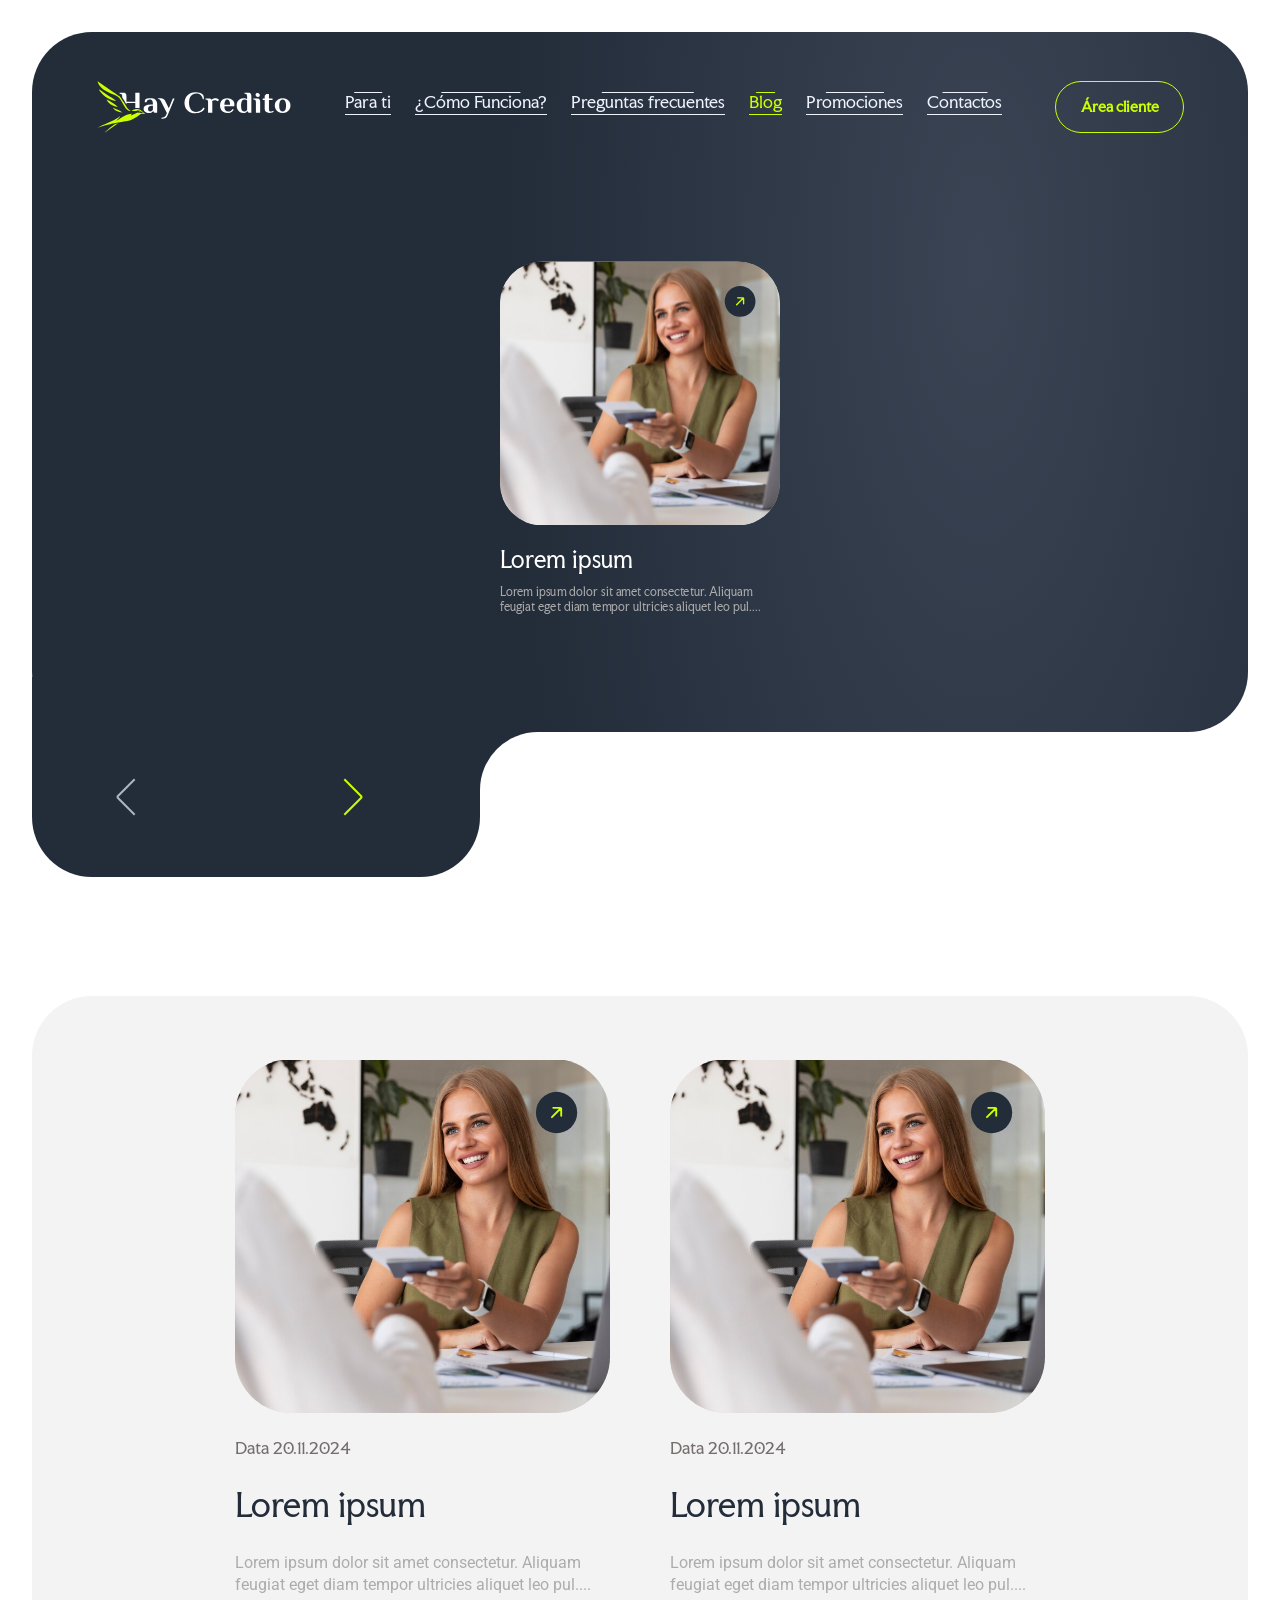
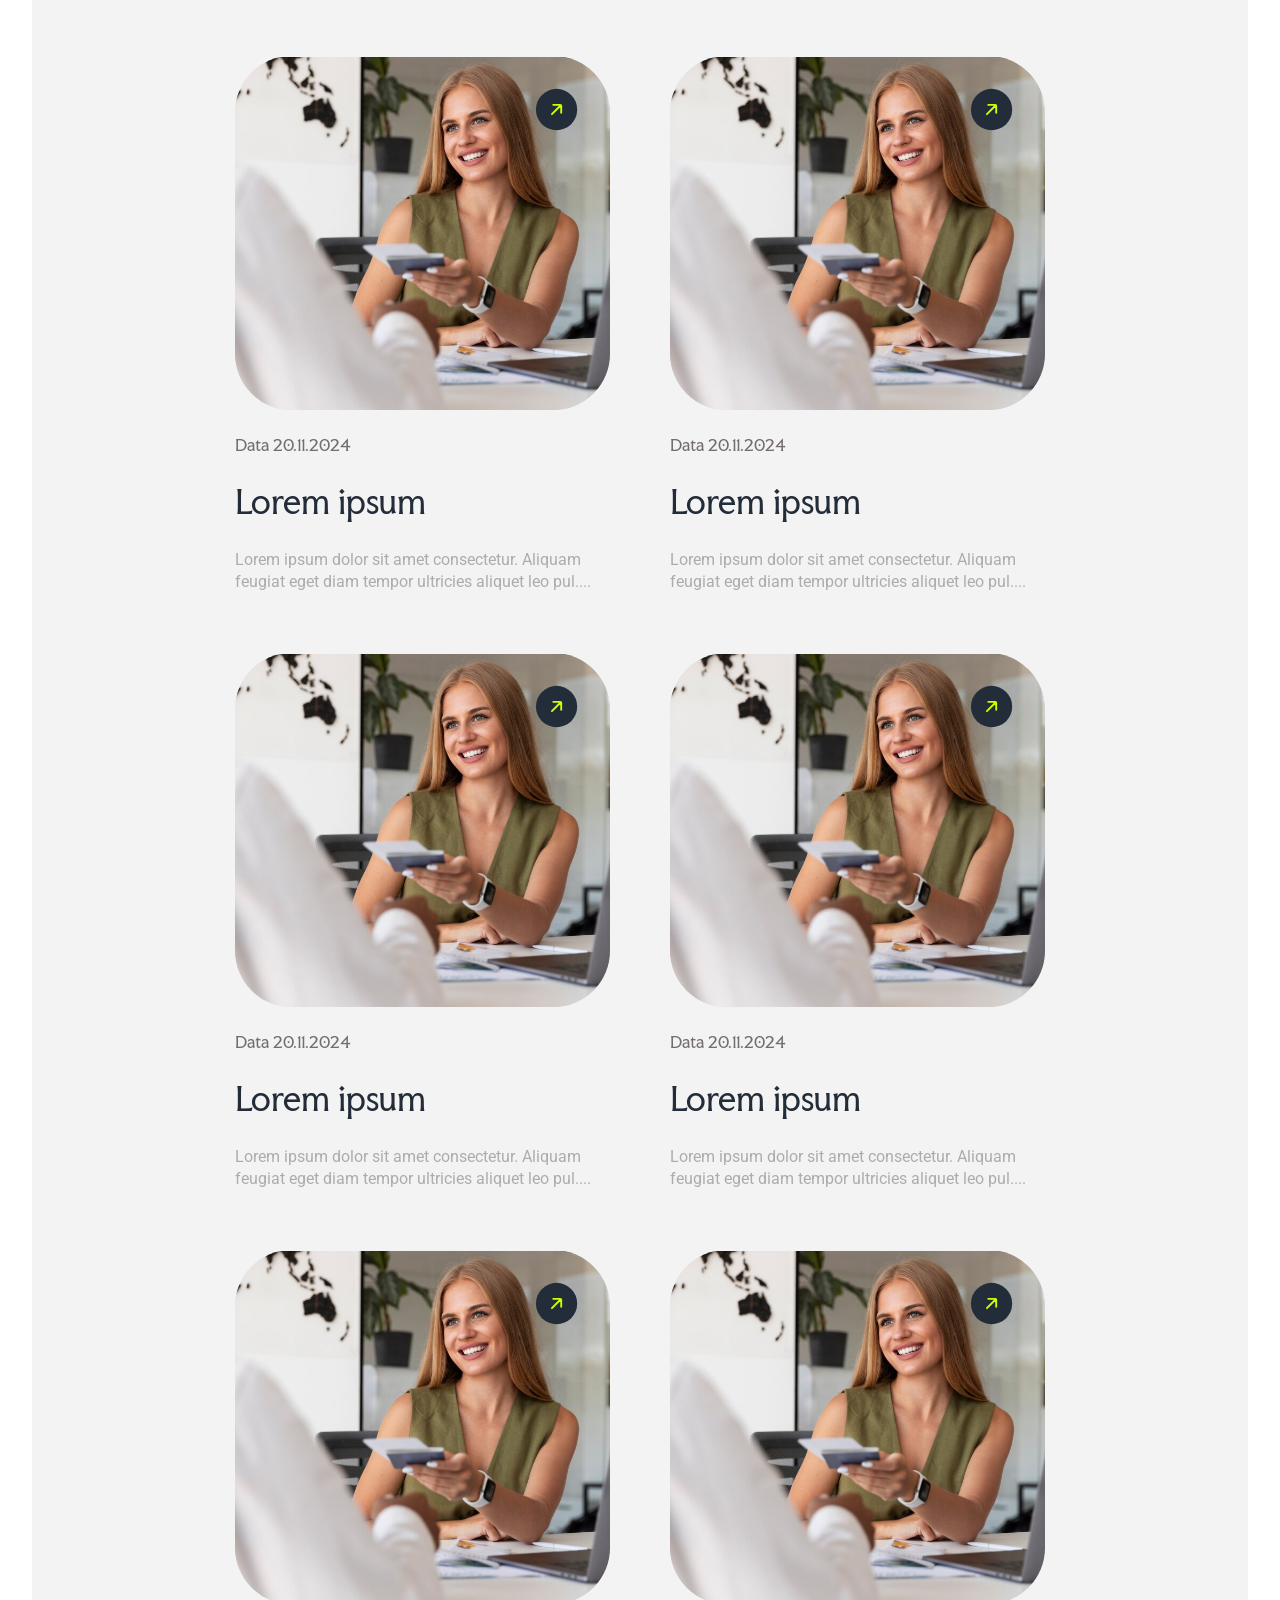
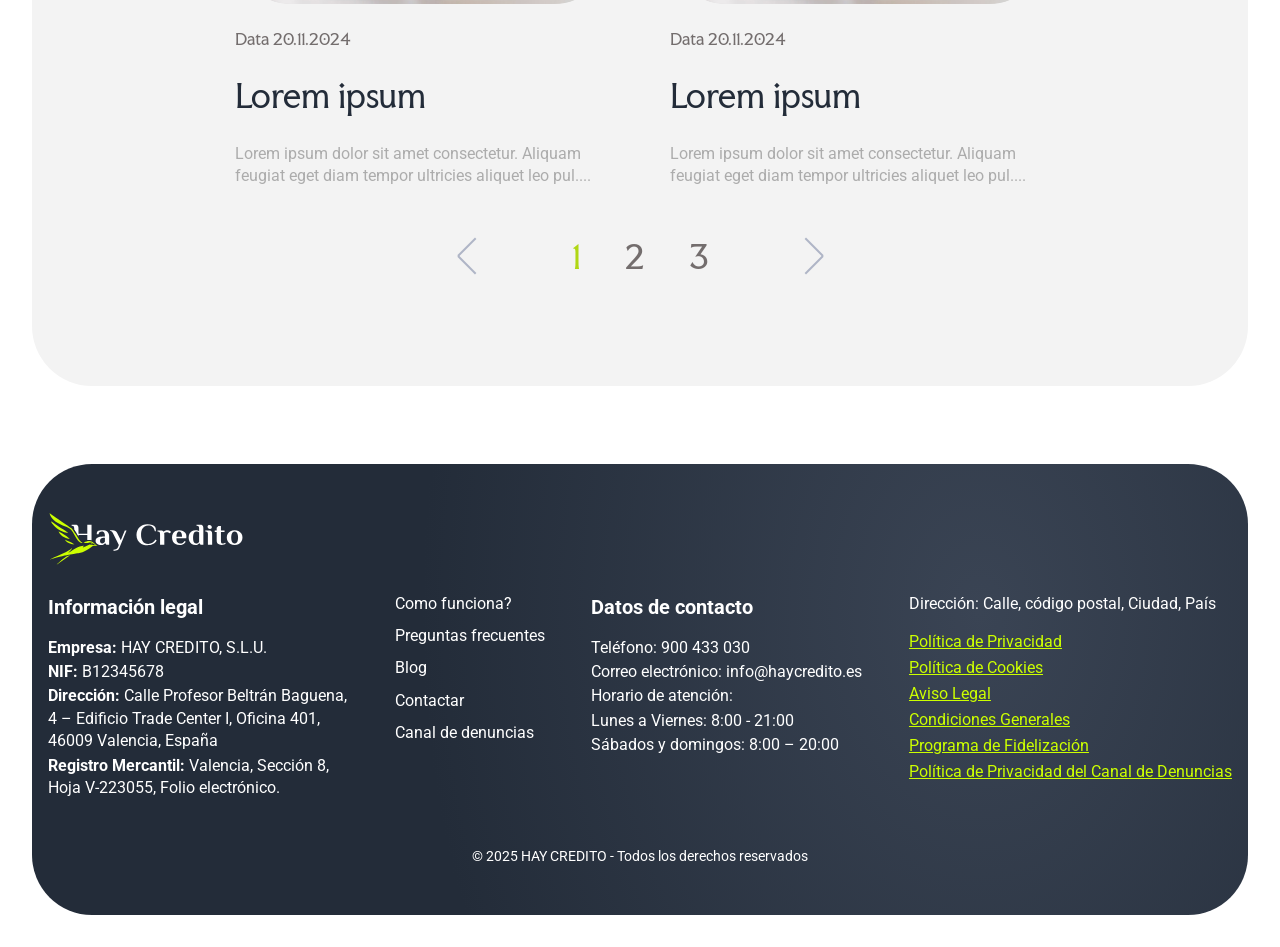
<file: haycredito/blog.html>
<!DOCTYPE html>
<html lang="uk">
<head>
    <meta charset="UTF-8">
    <meta http-equiv="X-UA-Compatible" content="IE=edge">
    <meta name="viewport" content="width=device-width, initial-scale=1.0">
    <link rel="shortcut icon" href="favicon.ico" type="image/x-icon"/>
    <link href="css/style.css" rel="stylesheet">
    <link href="css/reset.css" rel="stylesheet">
    <link href="css/media.css" rel="stylesheet">
    <link rel="stylesheet" href="libs/swiper/swiper-bundle.min.css">
    <link href="https://fonts.googleapis.com/css2?family=Faculty+Glyphic&family=Roboto:ital,wght@0,100;0,300;0,400;0,500;0,700;0,900;1,100;1,300;1,400;1,500;1,700;1,900&display=swap"
          rel="stylesheet">
    <link href="https://fonts.googleapis.com/css2?family=Faculty+Glyphic&display=swap" rel="stylesheet">
    <link href="libs/wow/css/animate.css" rel="stylesheet">

    <title>MFO Spain</title>
</head>
<body>

<div class="form-bg-container">

    <section class="blog form-bg-screen  wow fadeInUp" data-wow-duration=".2s" data-wow-delay=".2s">
        <div class="form">
            <div class="rectangle"></div>
            <div class="circle"></div>
            <div class="arrow-container">
                <div class="arrow left-arrow" id="best-blog-prev"></div>
                <div class="arrow right-arrow" id="best-blog-next"></div>
            </div>
        </div>
        <header class="">
            <div class="wrapper">
                <img onclick="window.open('index.html', '_blank')" class="logo" src="img/logo.svg" alt="logo">

                <nav>
                    <ul>
                        <li><a  href="index.html">Para ti </a></li>
                        <li><a href="how-it-works.html">¿Cómo Funciona?</a></li>
                        <li><a  href="faq.html">Preguntas frecuentes</a></li>
                        <li><a class="active" href="blog.html">Blog</a></li>
                        <li><a href="#">Promociones</a></li>
                        <li><a href="contacts.html">Contactos</a></li>
                    </ul>
                </nav>

                <button class="btn">Área cliente</button>

                <div class="header-menu-btn">
                    <button class="lines-button x">
                        <span class="lines"></span>
                    </button>
                </div>
            </div>


            <div class="side-menu hide">
                <nav>
                    <ul>
                        <li><a  href="index.html">Para ti </a></li>
                        <li><a href="how-it-works.html">¿Cómo Funciona?</a></li>
                        <li><a href="faq.html">Preguntas frecuentes</a></li>
                        <li><a class="active" href="blog.html">Blog</a></li>
                        <li><a href="#">Promociones</a></li>
                        <li><a href="contacts.html">Contactos</a></li>
                    </ul>
                </nav>

                <button class="btn">Área cliente</button>
            </div>
        </header>

        <ul class="best-blog-list">
            <li>
                <img src="img/blog-img-1.svg" alt="img">
                <div class="name">Lorem ipsum</div>
                <div class="text">Lorem ipsum dolor sit amet consectetur. Aliquam feugiat eget diam tempor ultricies aliquet leo pul....</div>
            </li>
            <li>
                <img class="big-img" src="img/blog-img-2.svg" alt="img">
            </li>
            <li>
                <div class="name" style="margin-top: 0;">Lorem ipsum</div>
                <div class="text">Lorem ipsum dolor sit amet consectetur. Aliquam feugiat eget diam tempor ultricies aliquet leo pul....</div>
                <img src="img/blog-img-3.svg"  alt="img">
            </li>
            <li>
                <img src="img/blog-img-1.svg" alt="img">
                <div class="name">Lorem ipsum2</div>
                <div class="text">Lorem ipsum dolor sit amet consectetur. Aliquam feugiat eget diam tempor ultricies aliquet leo pul....</div>
            </li>
            <li>
                <img class="big-img" src="img/blog-img-2.svg" alt="img">
            </li>
            <li>
                <div class="name" style="margin-top: 0;">Lorem ipsum</div>
                <div class="text">Lorem ipsum dolor sit amet consectetur. Aliquam feugiat eget diam tempor ultricies aliquet leo pul....</div>
                <img src="img/blog-img-3.svg"  alt="img">
            </li>
            <li>
                <img src="img/blog-img-1.svg" alt="img">
                <div class="name">Lorem ipsum3</div>
                <div class="text">Lorem ipsum dolor sit amet consectetur. Aliquam feugiat eget diam tempor ultricies aliquet leo pul....</div>
            </li>
            <li>
                <img class="big-img" src="img/blog-img-2.svg" alt="img">
            </li>

        </ul>

    </section>
</div>

<section class="blog-list  wow fadeInUp" data-wow-duration=".2s" data-wow-delay=".2s">
    <ul class="blog-list" id="paginated-list">
        <li>
            <img src="img/blog-img-1.svg"  alt="img">

            <div class="date">Data 20.11.2024</div>
            <div class="name">Lorem ipsum</div>
            <div class="text">Lorem ipsum dolor sit amet consectetur. Aliquam feugiat eget diam tempor ultricies aliquet leo pul....</div>
        </li>
        <li>
            <img src="img/blog-img-1.svg" alt="img">
            <div class="date">Data 20.11.2024</div>
            <div class="name">Lorem ipsum</div>
            <div class="text">Lorem ipsum dolor sit amet consectetur. Aliquam feugiat eget diam tempor ultricies aliquet leo pul....</div>
        </li>
        <li>
            <img src="img/blog-img-1.svg" alt="img">
            <div class="date">Data 20.11.2024</div>
            <div class="name">Lorem ipsum</div>
            <div class="text">Lorem ipsum dolor sit amet consectetur. Aliquam feugiat eget diam tempor ultricies aliquet leo pul....</div>
        </li>
        <li>
            <img src="img/blog-img-1.svg" alt="img">
            <div class="date">Data 20.11.2024</div>
            <div class="name">Lorem ipsum</div>
            <div class="text">Lorem ipsum dolor sit amet consectetur. Aliquam feugiat eget diam tempor ultricies aliquet leo pul....</div>
        </li>
        <li>
            <img src="img/blog-img-1.svg" alt="img">
            <div class="date">Data 20.11.2024</div>
            <div class="name">Lorem ipsum</div>
            <div class="text">Lorem ipsum dolor sit amet consectetur. Aliquam feugiat eget diam tempor ultricies aliquet leo pul....</div>
        </li>
        <li>
            <img src="img/blog-img-1.svg" alt="img">
            <div class="date">Data 20.11.2024</div>
            <div class="name">Lorem ipsum</div>
            <div class="text">Lorem ipsum dolor sit amet consectetur. Aliquam feugiat eget diam tempor ultricies aliquet leo pul....</div>
        </li>
        <li>
            <img src="img/blog-img-1.svg" alt="img">
            <div class="date">Data 20.11.2024</div>
            <div class="name">Lorem ipsum</div>
            <div class="text">Lorem ipsum dolor sit amet consectetur. Aliquam feugiat eget diam tempor ultricies aliquet leo pul....</div>
        </li>
        <li>
            <img src="img/blog-img-1.svg" alt="img">
            <div class="date">Data 20.11.2024</div>
            <div class="name">Lorem ipsum</div>
            <div class="text">Lorem ipsum dolor sit amet consectetur. Aliquam feugiat eget diam tempor ultricies aliquet leo pul....</div>
        </li>
        <li>
            <img src="img/blog-img-1.svg" alt="img">
            <div class="date">Data 20.11.2024</div>
            <div class="name">pagination work</div>
            <div class="text">Lorem ipsum dolor sit amet consectetur. Aliquam feugiat eget diam tempor ultricies aliquet leo pul....</div>
        </li>
        <li>
            <img src="img/blog-img-1.svg" alt="img">
            <div class="date">Data 20.11.2024</div>
            <div class="name">Lorem ipsum</div>
            <div class="text">Lorem ipsum dolor sit amet consectetur. Aliquam feugiat eget diam tempor ultricies aliquet leo pul....</div>
        </li>
        <li>
            <img src="img/blog-img-1.svg" alt="img">
            <div class="date">Data 20.11.2024</div>
            <div class="name">Lorem ipsum</div>
            <div class="text">Lorem ipsum dolor sit amet consectetur. Aliquam feugiat eget diam tempor ultricies aliquet leo pul....</div>
        </li>
        <li>
            <img src="img/blog-img-1.svg" alt="img">
            <div class="date">Data 20.11.2024</div>
            <div class="name">Lorem ipsum</div>
            <div class="text">Lorem ipsum dolor sit amet consectetur. Aliquam feugiat eget diam tempor ultricies aliquet leo pul....</div>
        </li>
        <li>
            <img src="img/blog-img-1.svg" alt="img">
            <div class="date">Data 20.11.2024</div>
            <div class="name">Lorem ipsum</div>
            <div class="text">Lorem ipsum dolor sit amet consectetur. Aliquam feugiat eget diam tempor ultricies aliquet leo pul....</div>
        </li>
        <li>
            <img src="img/blog-img-1.svg" alt="img">
            <div class="date">Data 20.11.2024</div>
            <div class="name">Lorem ipsum</div>
            <div class="text">Lorem ipsum dolor sit amet consectetur. Aliquam feugiat eget diam tempor ultricies aliquet leo pul....</div>
        </li>
        <li>
            <img src="img/blog-img-1.svg" alt="img">
            <div class="date">Data 20.11.2024</div>
            <div class="name">Lorem ipsum</div>
            <div class="text">Lorem ipsum dolor sit amet consectetur. Aliquam feugiat eget diam tempor ultricies aliquet leo pul....</div>
        </li>
        <li>
            <img src="img/blog-img-1.svg" alt="img">
            <div class="date">Data 20.11.2024</div>
            <div class="name">Lorem ipsum</div>
            <div class="text">Lorem ipsum dolor sit amet consectetur. Aliquam feugiat eget diam tempor ultricies aliquet leo pul....</div>
        </li>
        <li>
            <img src="img/blog-img-1.svg" alt="img">
            <div class="date">Data 20.11.2024</div>
            <div class="name">Lorem ipsum</div>
            <div class="text">Lorem ipsum dolor sit amet consectetur. Aliquam feugiat eget diam tempor ultricies aliquet leo pul....</div>
        </li>
        <li>
            <img src="img/blog-img-1.svg" alt="img">
            <div class="date">Data 20.11.2024</div>
            <div class="name">Lorem ipsum</div>
            <div class="text">Lorem ipsum dolor sit amet consectetur. Aliquam feugiat eget diam tempor ultricies aliquet leo pul....</div>
        </li>
    </ul>

    <div class="arrow-container">
        <div class="arrow left-arrow" id="blog-list-prev"></div>
        <div class="pagination-container number-pagination">

            <div id="pagination-numbers"></div>

        </div>
        <div class="arrow right-arrow" id="blog-list-next"></div>
    </div>
</section>

<footer>
    <div class="container">
        <img src="img/logo.svg" alt="logo" class="logo">
        <div class="wrapper">
            <div class="legal-info">
                <h4>Información legal</h4>
                <ul class="contacts-list legal-list">
                    <li class="footer-text"><span class="fw-700">Empresa:</span> HAY CREDITO, S.L.U.</li>
                    <li class="footer-text"><span class="fw-700">NIF:</span> B12345678</li>
                    <li class="footer-text"><span class="fw-700">Dirección:</span>  Calle Profesor Beltrán Baguena, 4 – Edificio Trade Center I, Oficina 401, 46009 Valencia, España</li>
                    <li class="footer-text"><span class="fw-700">Registro Mercantil:</span>  Valencia, Sección 8, Hoja V-223055, Folio electrónico.</li>
                </ul>
            </div>
            <nav>
                <ul class="nav-list">
                    <li><a class="footer-text" href="how-it-works.html">Como funciona?</a></li>
                    <li><a class="footer-text" href="faq.html">Preguntas frecuentes</a></li>
                    <li><a class="footer-text" href="blog.html">Blog</a></li>
                    <li><a class="footer-text" href="contacts.html">Contactar</a></li>
                    <li><a class="footer-text" href="violations.html">Canal de denuncias</a></li>
                </ul>
            </nav>
            <div class="contacts">
                <h4>Datos de contacto</h4>
                <ul class="contacts-list">
                    <li class="footer-text">Teléfono: 900 433 030</li>
                    <li class="footer-text">Correo electrónico: info@haycredito.es</li>
                    <li class="footer-text">Horario de atención:</li>
                    <li class="footer-text">Lunes a Viernes: 8:00 - 21:00</li>
                    <li class="footer-text">Sábados y domingos: 8:00 – 20:00</li>
                </ul>
            </div>
            <div class="details">
                <div class="footer-text">Dirección: Calle, código postal, Ciudad, País</div>

                <ul class="links-list">
                    <li><a href="#">Política de Privacidad</a></li>
                    <li><a href="#">Política de Cookies</a></li>
                    <li><a href="#">Aviso Legal</a></li>
                    <li><a href="#">Condiciones Generales</a></li>
                    <li><a href="#">Programa de Fidelización</a></li>
                    <li><a href="#">Política de Privacidad del Canal de Denuncias</a></li>
                </ul>
            </div>
        </div>

        <div class="all-rights">© 2025 HAY CREDITO - Todos los derechos reservados</div>
    </div>
</footer>

<script src="js/blog.js"></script>
<script src="js/header.js"></script>
<script src="libs/wow/js/wow.min.js"></script>
<script>
    new WOW().init();
</script>
</body>
</html>
</file>
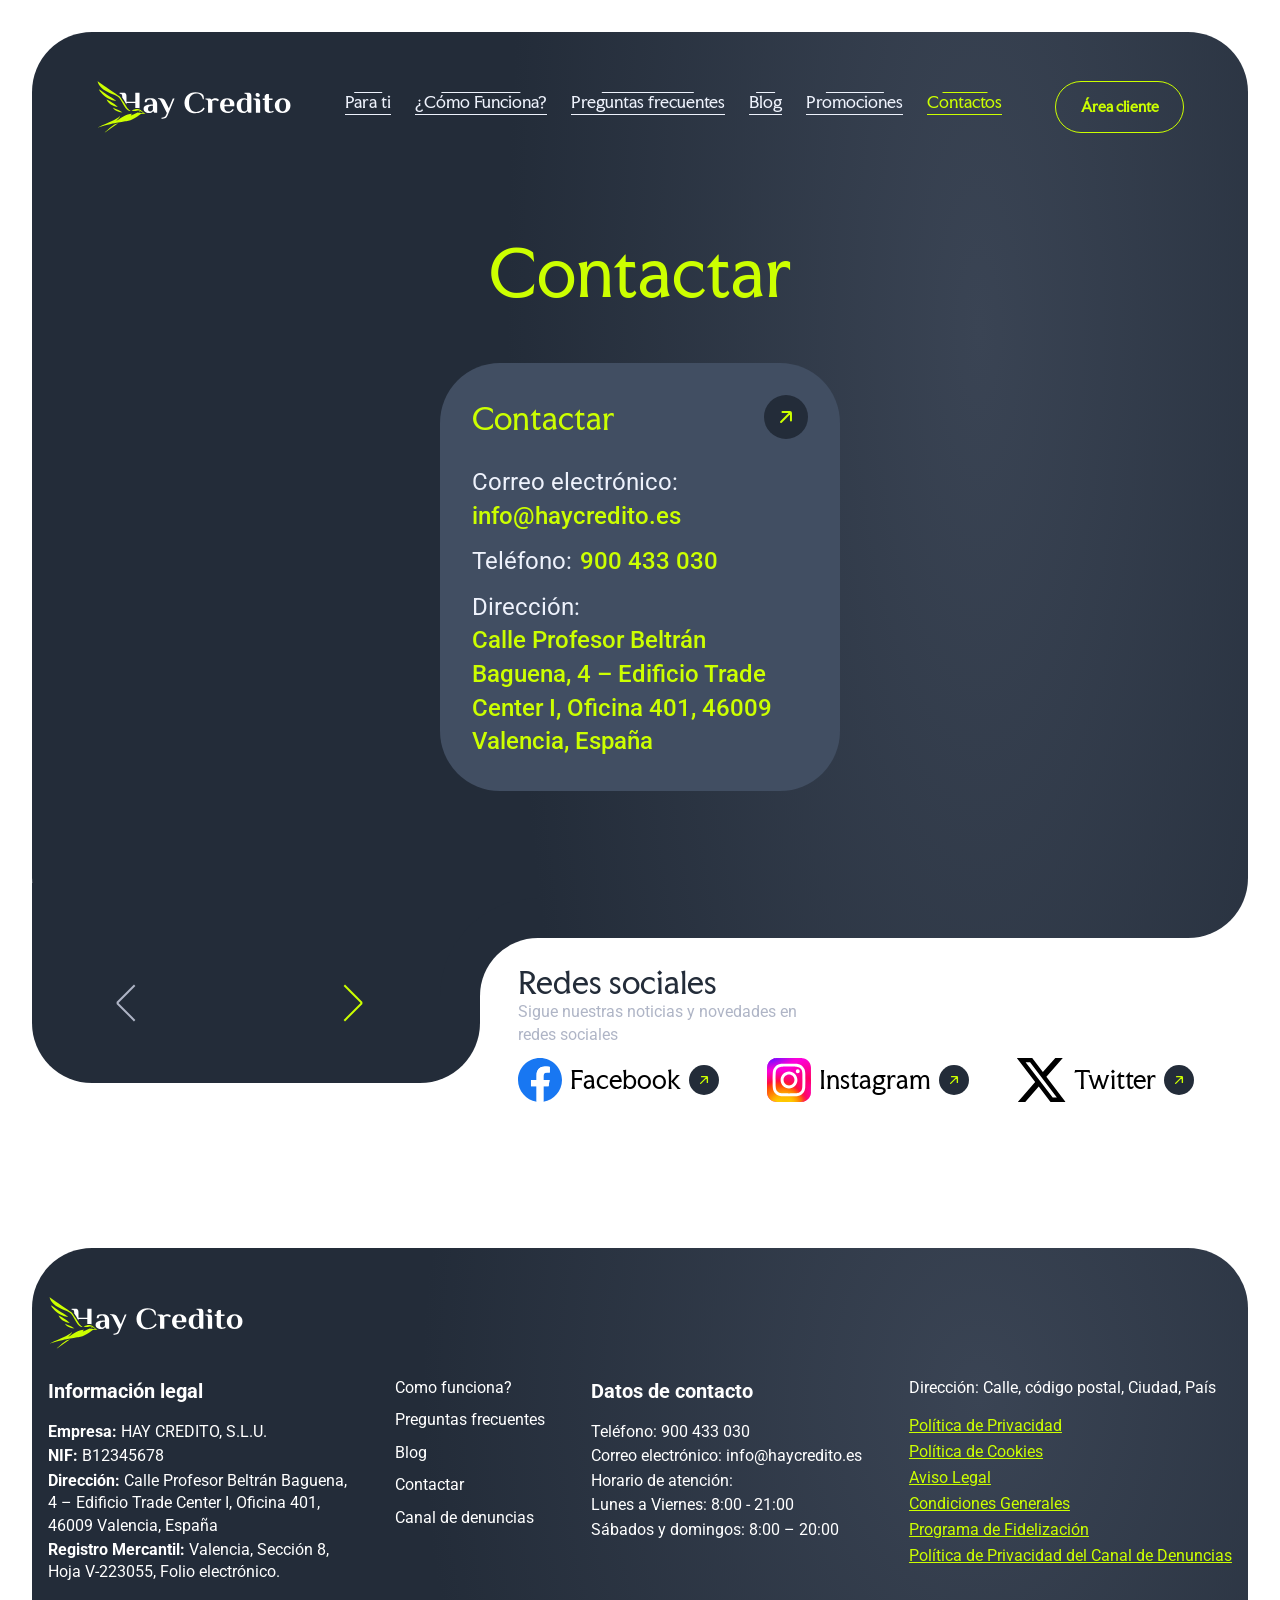
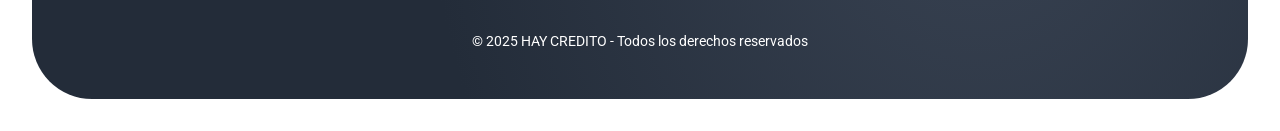
<file: haycredito/contacts.html>
<!DOCTYPE html>
<html lang="uk">
<head>
    <meta charset="UTF-8">
    <meta http-equiv="X-UA-Compatible" content="IE=edge">
    <meta name="viewport" content="width=device-width, initial-scale=1.0">
    <link rel="shortcut icon" href="favicon.ico" type="image/x-icon"/>
    <link href="css/style.css" rel="stylesheet">
    <link href="css/reset.css" rel="stylesheet">
    <link href="css/media.css" rel="stylesheet">
    <link rel="stylesheet" href="libs/swiper/swiper-bundle.min.css">
    <link href="https://fonts.googleapis.com/css2?family=Faculty+Glyphic&family=Roboto:ital,wght@0,100;0,300;0,400;0,500;0,700;0,900;1,100;1,300;1,400;1,500;1,700;1,900&display=swap"
          rel="stylesheet">
    <link href="https://fonts.googleapis.com/css2?family=Faculty+Glyphic&display=swap" rel="stylesheet">
    <link href="libs/wow/css/animate.css" rel="stylesheet">

    <title>MFO Spain</title>
</head>
<body>

<div class="form-bg-container">
    <section class="contacts  form-bg-screen  wow fadeInUp" data-wow-duration=".2s" data-wow-delay=".2s">
        <div class="form">
            <div class="rectangle"></div>
            <div class="circle"></div>
            <div class="arrow-container">
                <div class="arrow left-arrow"></div>
                <div class="arrow right-arrow"></div>
            </div>
        </div>
        <header class="">
            <div class="wrapper">
                <img onclick="window.open('index.html', '_blank')" class="logo" src="img/logo.svg" alt="logo">

                <nav>
                    <ul>
                        <li><a  href="index.html">Para ti </a></li>
                        <li><a href="how-it-works.html">¿Cómo Funciona?</a></li>
                        <li><a  href="faq.html">Preguntas frecuentes</a></li>
                        <li><a href="blog.html">Blog</a></li>
                        <li><a href="#">Promociones</a></li>
                        <li><a class="active" href="contacts.html">Contactos</a></li>
                    </ul>
                </nav>

                <button class="btn">Área cliente</button>

                <div class="header-menu-btn">
                    <button class="lines-button x">
                        <span class="lines"></span>
                    </button>
                </div>
            </div>


            <div class="side-menu hide">
                <nav>
                    <ul>
                        <li><a  href="index.html">Para ti </a></li>
                        <li><a href="how-it-works.html">¿Cómo Funciona?</a></li>
                        <li><a href="faq.html">Preguntas frecuentes</a></li>
                        <li><a href="blog.html">Blog</a></li>
                        <li><a href="#">Promociones</a></li>
                        <li><a class="active" href="contacts.html">Contactos</a></li>
                    </ul>
                </nav>

                <button class="btn">Área cliente</button>
            </div>
        </header>

        <h1>Contactar</h1>

        <ul class="contact-list">
            <li>
                <div class="name-wrapper">
                    <div class="name">Contactar</div>
                    <a href="#">
                        <img src="img/link-btn.svg" alt="btn">
                    </a>
                </div>
                <ul class="info-wrapper">
                    <li class="info-item">
                        <div class="name">Correo electrónico:</div>
                        <div class="value">info@haycredito.es</div>
                    </li>
                    <li class="info-item">
                        <div class="name">Teléfono:</div>
                        <div class="value">900 433 030</div>
                    </li>
                    <li class="info-item">
                        <div class="name">Dirección:</div>
                        <div class="value">Calle Profesor Beltrán Baguena, 4 – Edificio Trade Center I, Oficina 401, 46009 Valencia, España</div>
                    </li>
                </ul>
            </li>
            <li>
                <div class="name-wrapper">
                    <div class="name">Horario de atención</div>
                    <a href="#">
                        <img src="img/link-btn.svg" alt="btn">
                    </a>
                </div>
                <ul class="info-wrapper">
                    <li class="info-item">
                        <div class="name">Lunes a Viernes:</div>
                        <div class="value">8:00 - 21:00</div>
                    </li>
                    <li class="info-item">
                        <div class="name">Sábados y domingos:</div>
                        <div class="value">8:00 – 20:00</div>
                    </li>
                </ul>
            </li>
        </ul>

        <div class="socials">
            <div class="wrapper">
                <div class="name">Redes sociales</div>
                <div class="text">Sigue nuestras noticias y novedades en redes sociales</div>
            </div>

            <ul class="socials-list">
                <li>
                    <a href="#">
                        <img src="img/facebook-icon.svg" alt="facebook" class="logo">
                        <div class="text">Facebook</div>
                        <img style="width: 30px;height: 30px;" class="link-btn" src="img/link-btn.svg" alt="btn">
                    </a>
                </li>
                <li>
                    <a href="#">
                        <img src="img/instagram-icon.svg" alt="instagram" class="logo">
                        <div class="text">Instagram</div>
                        <img style="width: 30px;height: 30px;" class="link-btn" src="img/link-btn.svg" alt="btn">
                    </a>
                </li>
                <li>
                    <a href="#">
                        <img src="img/x-icon.svg" alt="twitter" class="logo">
                        <div class="text">Twitter</div>
                        <img style="width: 30px;height: 30px;" class="link-btn" src="img/link-btn.svg" alt="btn">
                    </a>
                </li>
            </ul>
        </div>
    </section>
</div>



<footer>
    <div class="container">
        <img src="img/logo.svg" alt="logo" class="logo">
        <div class="wrapper">
            <div class="legal-info">
                <h4>Información legal</h4>
                <ul class="contacts-list legal-list">
                    <li class="footer-text"><span class="fw-700">Empresa:</span> HAY CREDITO, S.L.U.</li>
                    <li class="footer-text"><span class="fw-700">NIF:</span> B12345678</li>
                    <li class="footer-text"><span class="fw-700">Dirección:</span>  Calle Profesor Beltrán Baguena, 4 – Edificio Trade Center I, Oficina 401, 46009 Valencia, España</li>
                    <li class="footer-text"><span class="fw-700">Registro Mercantil:</span>  Valencia, Sección 8, Hoja V-223055, Folio electrónico.</li>
                </ul>
            </div>
            <nav>
                <ul class="nav-list">
                    <li><a class="footer-text" href="how-it-works.html">Como funciona?</a></li>
                    <li><a class="footer-text" href="faq.html">Preguntas frecuentes</a></li>
                    <li><a class="footer-text" href="blog.html">Blog</a></li>
                    <li><a class="footer-text" href="contacts.html">Contactar</a></li>
                    <li><a class="footer-text" href="violations.html">Canal de denuncias</a></li>
                </ul>
            </nav>
            <div class="contacts">
                <h4>Datos de contacto</h4>
                <ul class="contacts-list">
                    <li class="footer-text">Teléfono: 900 433 030</li>
                    <li class="footer-text">Correo electrónico: info@haycredito.es</li>
                    <li class="footer-text">Horario de atención:</li>
                    <li class="footer-text">Lunes a Viernes: 8:00 - 21:00</li>
                    <li class="footer-text">Sábados y domingos: 8:00 – 20:00</li>
                </ul>
            </div>
            <div class="details">
                <div class="footer-text">Dirección: Calle, código postal, Ciudad, País</div>

                <ul class="links-list">
                    <li><a href="#">Política de Privacidad</a></li>
                    <li><a href="#">Política de Cookies</a></li>
                    <li><a href="#">Aviso Legal</a></li>
                    <li><a href="#">Condiciones Generales</a></li>
                    <li><a href="#">Programa de Fidelización</a></li>
                    <li><a href="#">Política de Privacidad del Canal de Denuncias</a></li>
                </ul>
            </div>
        </div>

        <div class="all-rights">© 2025 HAY CREDITO - Todos los derechos reservados</div>
    </div>
</footer>

<script src="js/contacts.js"></script>
<script src="js/header.js"></script>
<script src="libs/wow/js/wow.min.js"></script>
<script>
    new WOW().init();
</script>
</body>
</html>
</file>
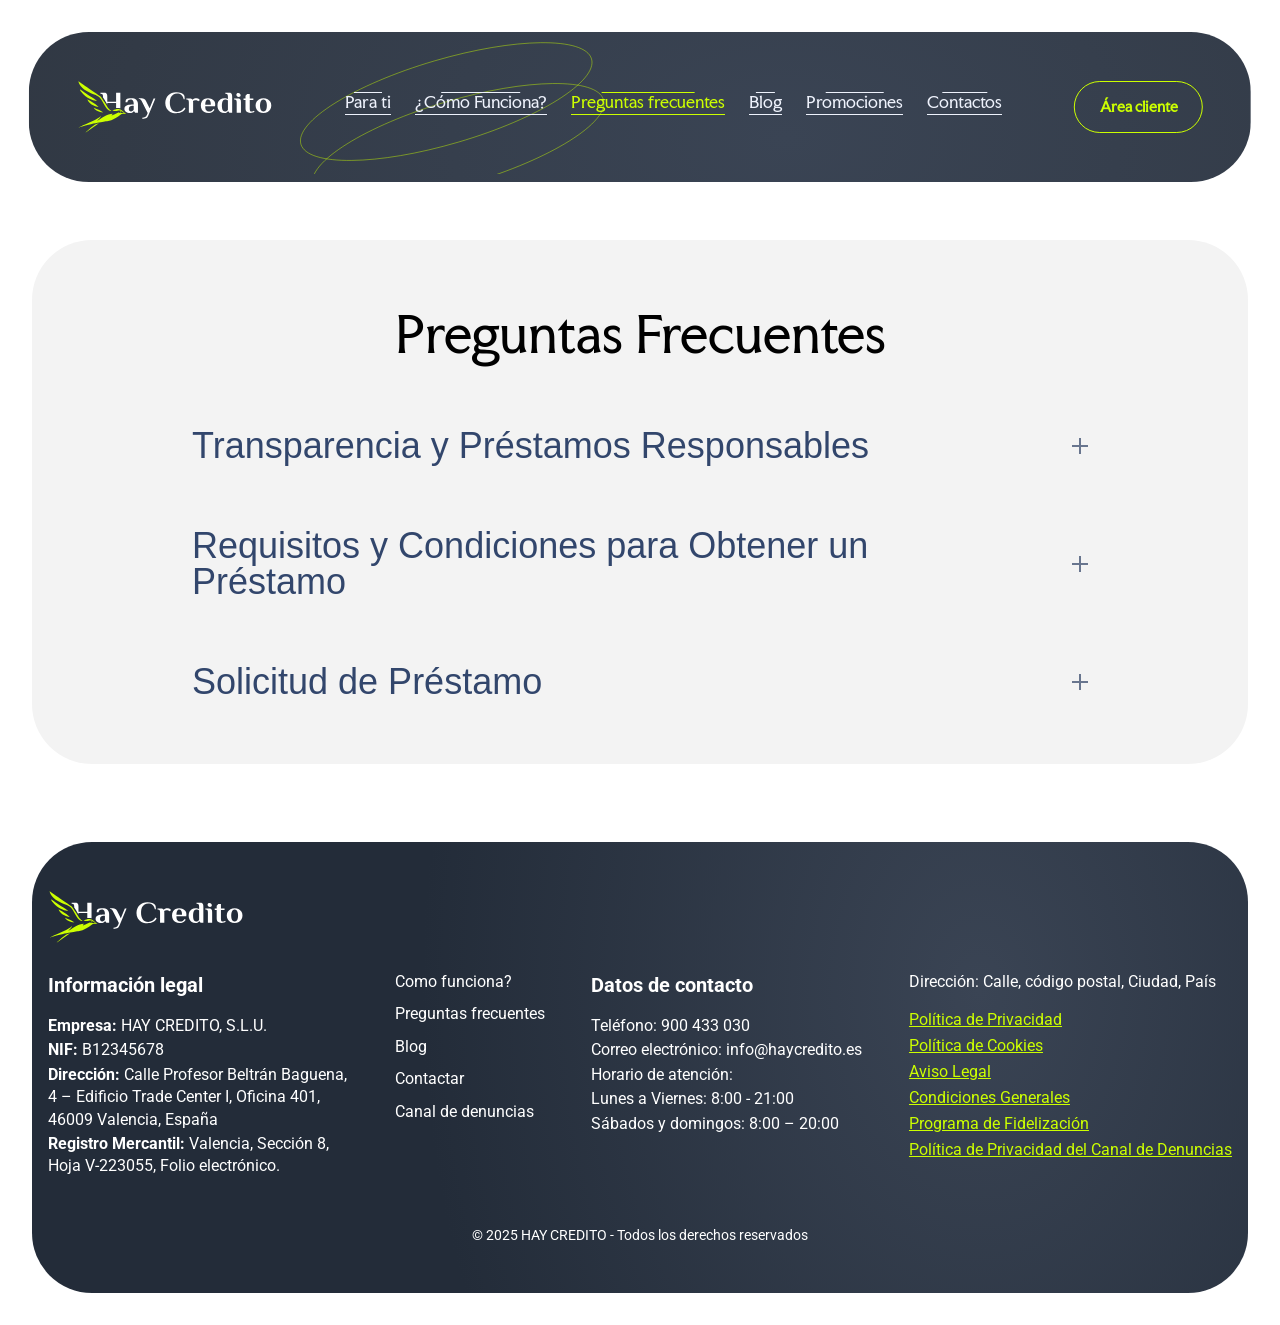
<file: haycredito/faq.html>
<!DOCTYPE html>
<html lang="uk">
<head>
    <meta charset="UTF-8">
    <meta http-equiv="X-UA-Compatible" content="IE=edge">
    <meta name="viewport" content="width=device-width, initial-scale=1.0">
    <link rel="shortcut icon" href="favicon.ico" type="image/x-icon"/>
    <link href="css/style.css" rel="stylesheet">
    <link href="css/reset.css" rel="stylesheet">
    <link href="css/media.css" rel="stylesheet">
    <link rel="stylesheet" href="libs/swiper/swiper-bundle.min.css">
    <link href="https://fonts.googleapis.com/css2?family=Faculty+Glyphic&family=Roboto:ital,wght@0,100;0,300;0,400;0,500;0,700;0,900;1,100;1,300;1,400;1,500;1,700;1,900&display=swap"
          rel="stylesheet">
    <link href="https://fonts.googleapis.com/css2?family=Faculty+Glyphic&display=swap" rel="stylesheet">
    <link href="libs/wow/css/animate.css" rel="stylesheet">

    <title>MFO Spain</title>
</head>
<body>

<header class="">
    <div class="wrapper">
        <img onclick="window.open('index.html', '_blank')" class="logo" src="img/logo.svg" alt="logo">

        <nav>
            <ul>
                <li><a href="index.html">Para ti </a></li>
                <li><a href="how-it-works.html">¿Cómo Funciona?</a></li>
                <li><a class="active" href="faq.html">Preguntas frecuentes</a></li>
                <li><a href="blog.html">Blog</a></li>
                <li><a href="#">Promociones</a></li>
                <li><a href="contacts.html">Contactos</a></li>
            </ul>
        </nav>

        <button class="btn">Área cliente</button>

        <div class="header-menu-btn">
            <button class="lines-button x">
                <span class="lines"></span>
            </button>
        </div>
    </div>


    <div class="side-menu hide">
        <nav>
            <ul>
                <li><a href="index.html">Para ti </a></li>
                <li><a href="how-it-works.html">¿Cómo Funciona?</a></li>
                <li><a class="active" href="faq.html">Preguntas frecuentes</a></li>
                <li><a href="blog.html">Blog</a></li>
                <li><a href="#">Promociones</a></li>
                <li><a href="contacts.html">Contactos</a></li>
            </ul>
        </nav>

        <button class="btn">Área cliente</button>
    </div>
</header>


<section class="faq faq-page  wow fadeInUp" data-wow-duration=".2s" data-wow-delay=".2s">
    <div class="container">
        <h2 class="text-center">Preguntas Frecuentes</h2>

        <ul class="faq-lists">
            <li>
                <div class="wrapper">
                    <div class="name">Transparencia y Préstamos Responsables</div>
                    <button class="plusminus"></button>
                </div>
                <div class="content-to-show hide">
                    <ul class="faq-list">
                        <li>
                            <div class="wrapper">
                                <div class="name">¿Cuáles son los pasos para solicitar un préstamo?</div>
                                <button class="plusminus"></button>
                            </div>

                            <div class="item-open-text hide">
                                Puedes solicitar un préstamo directamente en nuestra web. Elije la cantidad requerida, el período de
                                pago, y completa el formulario de solicitud. Después de recibir tu solicitud, nuestros especialistas
                                la revisarán y te notificarán la decisión lo antes posible.
                            </div>
                        </li>
                        <li>
                            <div class="wrapper">
                                <div class="name">¿Cuánto tiempo lleva la aprobación del préstamo?</div>
                                <button class="plusminus"></button>
                            </div>

                            <div class="item-open-text hide">
                                El proceso de análisis de tu solicitud de préstamo puede tardar hasta 24 horas hábiles. La respuesta
                                se enviará a tu correo electrónico o SMS. Si no has recibido un mensaje en este plazo, puedes
                                comunicarte con nosotros al xx xxx xx xx para que podamos resolver rápidamente su solicitud.
                            </div>
                        </li>
                        <li>
                            <div class="wrapper">
                                <div class="name">¿Por qué me pueden denegar un préstamo?</div>
                                <button class="plusminus"></button>
                            </div>

                            <div class="item-open-text hide">
                                Debido a que nuestro proceso es automatizado y confidencial, no comunicamos el motivo específico del
                                rechazo de tu solicitud. La razón más común es que los documentos proporcionados o la información no
                                son suficientes o no son coherentes con el préstamo solicitado. Puedes enviar una nueva solicitud 72
                                horas después de su primer intento.
                            </div>
                        </li>
                        <li>
                            <div class="wrapper">
                                <div class="name">¿Cómo firmar el contrato?</div>
                                <button class="plusminus"></button>
                            </div>

                            <div class="item-open-text hide">
                                Una vez aprobada tu solicitud, recibirás un mensaje con un código de 4 dígitos y un enlace. Sigue el
                                enlace, inserta el código y haga clic en "Firmar". Después de firmar, los fondos se transferirán a
                                tu cuenta.
                            </div>
                        </li>
                        <li>
                            <div class="wrapper">
                                <div class="name">¿Puedo ampliar el plazo del préstamo?</div>
                                <button class="plusminus"></button>
                            </div>

                            <div class="item-open-text hide">
                                Sí, puedes ampliar el plazo del préstamo. Para ello, entra en nuestra web a tu cuenta y sigue las
                                instrucciones en pantalla.
                            </div>
                        </li>
                    </ul>

                </div>
            </li>
            <li>
                <div class="wrapper">
                    <div class="name">Requisitos y Condiciones para Obtener un Préstamo</div>
                    <button class="plusminus"></button>
                </div>
                <div class="content-to-show hide">
                    <ul class="faq-list">
                        <li>
                            <div class="wrapper">
                                <div class="name">¿Cuáles son los pasos para solicitar un préstamo?</div>
                                <button class="plusminus"></button>
                            </div>

                            <div class="item-open-text hide">
                                Puedes solicitar un préstamo directamente en nuestra web. Elije la cantidad requerida, el período de
                                pago, y completa el formulario de solicitud. Después de recibir tu solicitud, nuestros especialistas
                                la revisarán y te notificarán la decisión lo antes posible.
                            </div>
                        </li>
                        <li>
                            <div class="wrapper">
                                <div class="name">¿Cuánto tiempo lleva la aprobación del préstamo?</div>
                                <button class="plusminus"></button>
                            </div>

                            <div class="item-open-text hide">
                                El proceso de análisis de tu solicitud de préstamo puede tardar hasta 24 horas hábiles. La respuesta
                                se enviará a tu correo electrónico o SMS. Si no has recibido un mensaje en este plazo, puedes
                                comunicarte con nosotros al xx xxx xx xx para que podamos resolver rápidamente su solicitud.
                            </div>
                        </li>
                        <li>
                            <div class="wrapper">
                                <div class="name">¿Por qué me pueden denegar un préstamo?</div>
                                <button class="plusminus"></button>
                            </div>

                            <div class="item-open-text hide">
                                Debido a que nuestro proceso es automatizado y confidencial, no comunicamos el motivo específico del
                                rechazo de tu solicitud. La razón más común es que los documentos proporcionados o la información no
                                son suficientes o no son coherentes con el préstamo solicitado. Puedes enviar una nueva solicitud 72
                                horas después de su primer intento.
                            </div>
                        </li>
                        <li>
                            <div class="wrapper">
                                <div class="name">¿Cómo firmar el contrato?</div>
                                <button class="plusminus"></button>
                            </div>

                            <div class="item-open-text hide">
                                Una vez aprobada tu solicitud, recibirás un mensaje con un código de 4 dígitos y un enlace. Sigue el
                                enlace, inserta el código y haga clic en "Firmar". Después de firmar, los fondos se transferirán a
                                tu cuenta.
                            </div>
                        </li>
                        <li>
                            <div class="wrapper">
                                <div class="name">¿Puedo ampliar el plazo del préstamo?</div>
                                <button class="plusminus"></button>
                            </div>

                            <div class="item-open-text hide">
                                Sí, puedes ampliar el plazo del préstamo. Para ello, entra en nuestra web a tu cuenta y sigue las
                                instrucciones en pantalla.
                            </div>
                        </li>
                    </ul>

                </div>
            </li>
            <li>
                <div class="wrapper">
                    <div class="name">Solicitud de Préstamo</div>
                    <button class="plusminus"></button>
                </div>
                <div class="content-to-show hide">
                    <ul class="faq-list">
                        <li>
                            <div class="wrapper">
                                <div class="name">¿Cuáles son los pasos para solicitar un préstamo?</div>
                                <button class="plusminus"></button>
                            </div>

                            <div class="item-open-text hide">
                                Puedes solicitar un préstamo directamente en nuestra web. Elije la cantidad requerida, el período de
                                pago, y completa el formulario de solicitud. Después de recibir tu solicitud, nuestros especialistas
                                la revisarán y te notificarán la decisión lo antes posible.
                            </div>
                        </li>
                        <li>
                            <div class="wrapper">
                                <div class="name">¿Cuánto tiempo lleva la aprobación del préstamo?</div>
                                <button class="plusminus"></button>
                            </div>

                            <div class="item-open-text hide">
                                El proceso de análisis de tu solicitud de préstamo puede tardar hasta 24 horas hábiles. La respuesta
                                se enviará a tu correo electrónico o SMS. Si no has recibido un mensaje en este plazo, puedes
                                comunicarte con nosotros al xx xxx xx xx para que podamos resolver rápidamente su solicitud.
                            </div>
                        </li>
                        <li>
                            <div class="wrapper">
                                <div class="name">¿Por qué me pueden denegar un préstamo?</div>
                                <button class="plusminus"></button>
                            </div>

                            <div class="item-open-text hide">
                                Debido a que nuestro proceso es automatizado y confidencial, no comunicamos el motivo específico del
                                rechazo de tu solicitud. La razón más común es que los documentos proporcionados o la información no
                                son suficientes o no son coherentes con el préstamo solicitado. Puedes enviar una nueva solicitud 72
                                horas después de su primer intento.
                            </div>
                        </li>
                        <li>
                            <div class="wrapper">
                                <div class="name">¿Cómo firmar el contrato?</div>
                                <button class="plusminus"></button>
                            </div>

                            <div class="item-open-text hide">
                                Una vez aprobada tu solicitud, recibirás un mensaje con un código de 4 dígitos y un enlace. Sigue el
                                enlace, inserta el código y haga clic en "Firmar". Después de firmar, los fondos se transferirán a
                                tu cuenta.
                            </div>
                        </li>
                        <li>
                            <div class="wrapper">
                                <div class="name">¿Puedo ampliar el plazo del préstamo?</div>
                                <button class="plusminus"></button>
                            </div>

                            <div class="item-open-text hide">
                                Sí, puedes ampliar el plazo del préstamo. Para ello, entra en nuestra web a tu cuenta y sigue las
                                instrucciones en pantalla.
                            </div>
                        </li>
                    </ul>
                </div>
            </li>
        </ul>


    </div>
</section>

<footer>
    <div class="container">
        <img src="img/logo.svg" alt="logo" class="logo">
        <div class="wrapper">
            <div class="legal-info">
                <h4>Información legal</h4>
                <ul class="contacts-list legal-list">
                    <li class="footer-text"><span class="fw-700">Empresa:</span> HAY CREDITO, S.L.U.</li>
                    <li class="footer-text"><span class="fw-700">NIF:</span> B12345678</li>
                    <li class="footer-text"><span class="fw-700">Dirección:</span> Calle Profesor Beltrán Baguena, 4 –
                        Edificio Trade Center I, Oficina 401, 46009 Valencia, España
                    </li>
                    <li class="footer-text"><span class="fw-700">Registro Mercantil:</span> Valencia, Sección 8, Hoja
                        V-223055, Folio electrónico.
                    </li>
                </ul>
            </div>
            <nav>
                <ul class="nav-list">
                    <li><a class="footer-text" href="how-it-works.html">Como funciona?</a></li>
                    <li><a class="footer-text" href="faq.html">Preguntas frecuentes</a></li>
                    <li><a class="footer-text" href="blog.html">Blog</a></li>
                    <li><a class="footer-text" href="contacts.html">Contactar</a></li>
                    <li><a class="footer-text" href="violations.html">Canal de denuncias</a></li>
                </ul>
            </nav>
            <div class="contacts">
                <h4>Datos de contacto</h4>
                <ul class="contacts-list">
                    <li class="footer-text">Teléfono: 900 433 030</li>
                    <li class="footer-text">Correo electrónico: info@haycredito.es</li>
                    <li class="footer-text">Horario de atención:</li>
                    <li class="footer-text">Lunes a Viernes: 8:00 - 21:00</li>
                    <li class="footer-text">Sábados y domingos: 8:00 – 20:00</li>
                </ul>
            </div>
            <div class="details">
                <div class="footer-text">Dirección: Calle, código postal, Ciudad, País</div>

                <ul class="links-list">
                    <li><a href="#">Política de Privacidad</a></li>
                    <li><a href="#">Política de Cookies</a></li>
                    <li><a href="#">Aviso Legal</a></li>
                    <li><a href="#">Condiciones Generales</a></li>
                    <li><a href="#">Programa de Fidelización</a></li>
                    <li><a href="#">Política de Privacidad del Canal de Denuncias</a></li>
                </ul>
            </div>
        </div>

        <div class="all-rights">© 2025 HAY CREDITO - Todos los derechos reservados</div>
    </div>
</footer>

<script src="js/header.js"></script>
<script src="js/faq-list.js"></script>
<script src="libs/wow/js/wow.min.js"></script>
<script>
    new WOW().init();
</script>
</body>
</html>
</file>
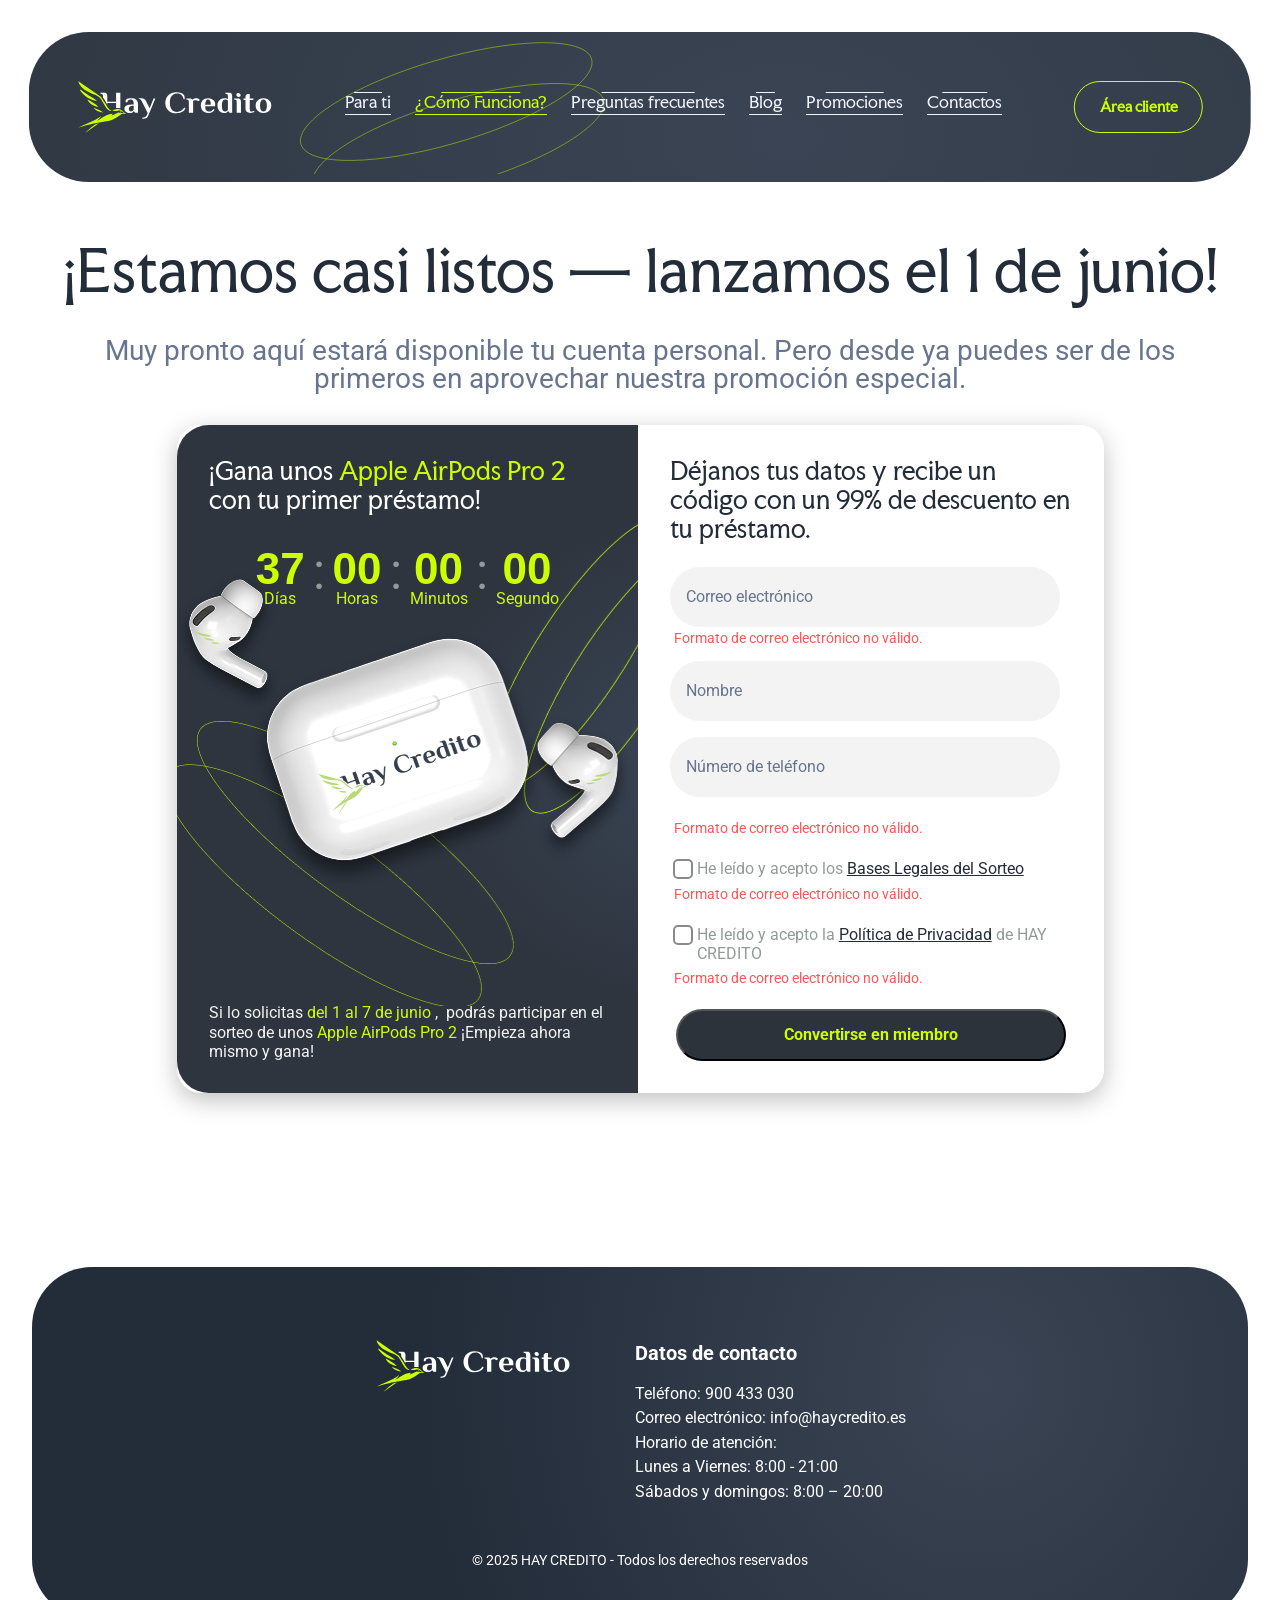
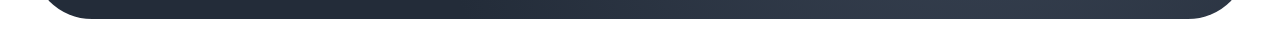
<file: haycredito/giveaway-plug.html>
<!DOCTYPE html>
<html lang="uk">
<head>
    <meta charset="UTF-8">
    <meta http-equiv="X-UA-Compatible" content="IE=edge">
    <meta name="viewport" content="width=device-width, initial-scale=1.0">
    <link rel="shortcut icon" href="favicon.ico" type="image/x-icon"/>
    <link href="css/style.css" rel="stylesheet">
    <link href="css/reset.css" rel="stylesheet">
    <link href="css/media.css" rel="stylesheet">
    <link rel="stylesheet" href="libs/swiper/swiper-bundle.min.css">
    <link href="https://fonts.googleapis.com/css2?family=Faculty+Glyphic&family=Roboto:ital,wght@0,100;0,300;0,400;0,500;0,700;0,900;1,100;1,300;1,400;1,500;1,700;1,900&display=swap"
          rel="stylesheet">
    <link href="https://fonts.googleapis.com/css2?family=Faculty+Glyphic&display=swap" rel="stylesheet">
    <link href="libs/wow/css/animate.css" rel="stylesheet">

    <title>MFO Spain</title>
</head>
<body>

<header class="">
    <div class="wrapper">
        <img onclick="window.open('index.html', '_blank')" class="logo" src="img/logo.svg" alt="logo">

        <nav>
            <ul>
                <li><a href="index.html">Para ti </a></li>
                <li><a class="active" href="how-it-works.html">¿Cómo Funciona?</a></li>
                <li><a href="faq.html">Preguntas frecuentes</a></li>
                <li><a href="blog.html">Blog</a></li>
                <li><a href="#">Promociones</a></li>
                <li><a href="contacts.html">Contactos</a></li>
            </ul>
        </nav>

        <button class="btn">Área cliente</button>

        <div class="header-menu-btn">
            <button class="lines-button x">
                <span class="lines"></span>
            </button>
        </div>
    </div>


    <div class="side-menu hide">
        <nav>
            <ul>
                <li><a href="index.html">Para ti </a></li>
                <li><a class="active" href="how-it-works.html">¿Cómo Funciona?</a></li>
                <li><a href="faq.html">Preguntas frecuentes</a></li>
                <li><a href="blog.html">Blog</a></li>
                <li><a href="#">Promociones</a></li>
                <li><a href="contacts.html">Contactos</a></li>
            </ul>
        </nav>

        <button class="btn">Área cliente</button>
    </div>
</header>

<section class="plug">
    <div class="container">
        <h1>¡Estamos casi listos — lanzamos el 1 de junio!</h1>
        <div class="text">
            Muy pronto aquí estará disponible tu cuenta personal. Pero desde ya puedes ser
            de los primeros en aprovechar nuestra promoción especial.
        </div>
    </div>

    <div class="modal giveaway-modal plug-modal">
        <div class="wrapper">
            <div class="left-side">
                <div class="left-side-wrapper">
                    <h3>¡Gana unos <span class="green-text">Apple AirPods Pro 2</span>
                        con tu primer préstamo!</h3>
                    <div class="time-left-wrapper">
                        <div class="time">
                            <div class="value">37</div>
                            <div class="text">Días</div>
                        </div>
                        <div class="separator">:</div>
                        <div class="time">
                            <div class="value">00</div>
                            <div class="text">Horas</div>
                        </div>
                        <div class="separator">:</div>
                        <div class="time">
                            <div class="value">00</div>
                            <div class="text">Minutos</div>
                        </div>
                        <div class="separator">:</div>
                        <div class="time">
                            <div class="value">00</div>
                            <div class="text">Segundo</div>
                        </div>
                    </div>
                </div>
                <div class="text placement-down">Si lo solicitas <span class="green-text">del 1 al 7 de junio</span> , 
                    podrás participar en el sorteo de unos <span class="green-text">Apple AirPods Pro 2</span>
                    ¡Empieza ahora mismo y gana!</div>
            </div>
            <div class="right-side">
                <div class="" id="form">
                    <h3>Déjanos tus datos y recibe un código con un 99% de descuento en tu préstamo.</h3>
                    <div class="inputs-wrapper">
                        <div class="input-wrapper">
                            <input class="error"  required id="email-giveaway-modal-input" type="text">
                            <label for="email-giveaway-modal-input" class="floating-label">Correo electrónico</label>
                            <div class="error-text ">Formato de correo electrónico no válido.</div>
                        </div>
                        <div class="input-wrapper">
                            <input required  id="name-giveaway-modal-input" type="text">
                            <label for="name-giveaway-modal-input" class="floating-label">Nombre</label>
                            <div class="error-text hide"></div>
                        </div>
                        <div class="input-wrapper">
                            <input required  id="phone-number-giveaway-modal-input" type="text">
                            <label for="phone-number-giveaway-modal-input" class="floating-label">Número de teléfono</label>
                            <div class="error-text hide">Este número de teléfono ya está registrado</div>
                        </div>
                    </div>
                    <div class="error-text ">Formato de correo electrónico no válido.</div>

                    <div class="checkbox-wrapper">
                        <div class="wrapper">
                            <label class="checkbox-container">
                                <input type="checkbox">
                                <span class="checkmark"></span>
                            </label>
                            <span class="agreement-text">He leído y acepto los <a href="#">Bases Legales del Sorteo</a> </span>
                        </div>
                        <div class="error-text ">Formato de correo electrónico no válido.</div>

                    </div>
                    <div class="checkbox-wrapper">
                        <div class="wrapper">
                            <label class="checkbox-container">
                                <input type="checkbox">
                                <span class="checkmark"></span>
                            </label>
                            <span class="agreement-text">He leído y acepto la <a href="#">Política de Privacidad</a> de HAY CREDITO</span>
                        </div>
                        <div class="error-text ">Formato de correo electrónico no válido.</div>

                    </div>
                    <button class="btn">Convertirse en miembro</button>
                </div>
                <div class="hide" id="success">
                    <img class="check-img" src="img/check-icon-modal.svg" alt="icon">
                    <h3>¡Gracias por su solicitud!</h3>
                    <div class="text black">Hemos recibido sus datos correctamente.
                        Nuestro operador se pondrá en contacto con usted en
                        breve para informarle sobre el descuento del 99% en su primer crédito y responder a todas sus preguntas.
                    </div>
                    <div class="text">
                        Además, usted participa automáticamente en el sorteo de unos Apple AirPods Pro 2.
                        ¡Le deseamos mucha suerte y esperamos hablar con usted pronto!
                    </div>
                    <button class="btn">
                        Ir a la página principal
                    </button>
                </div>
            </div>
        </div>
    </div>
</section>

<footer class="plug-footer">
    <div class="container">
        <div class="wrapper">
            <img src="img/logo.svg" alt="logo" class="logo">

            <div class="contacts">
                <h4>Datos de contacto</h4>
                <ul class="contacts-list">
                    <li class="footer-text">Teléfono: 900 433 030</li>
                    <li class="footer-text">Correo electrónico: info@haycredito.es</li>
                    <li class="footer-text">Horario de atención:</li>
                    <li class="footer-text">Lunes a Viernes: 8:00 - 21:00</li>
                    <li class="footer-text">Sábados y domingos: 8:00 – 20:00</li>
                </ul>
            </div>
        </div>

        <div class="all-rights">© 2025 HAY CREDITO - Todos los derechos reservados</div>
    </div>
</footer>

<script src="libs/IMask/unpkg/imask.js"></script>
<script src="js/registration-inputs-masks.js"></script>
<script src="js/header.js"></script>
<script src="libs/wow/js/wow.min.js"></script>
<script>
    new WOW().init();
</script>
</body>
</html>
</file>
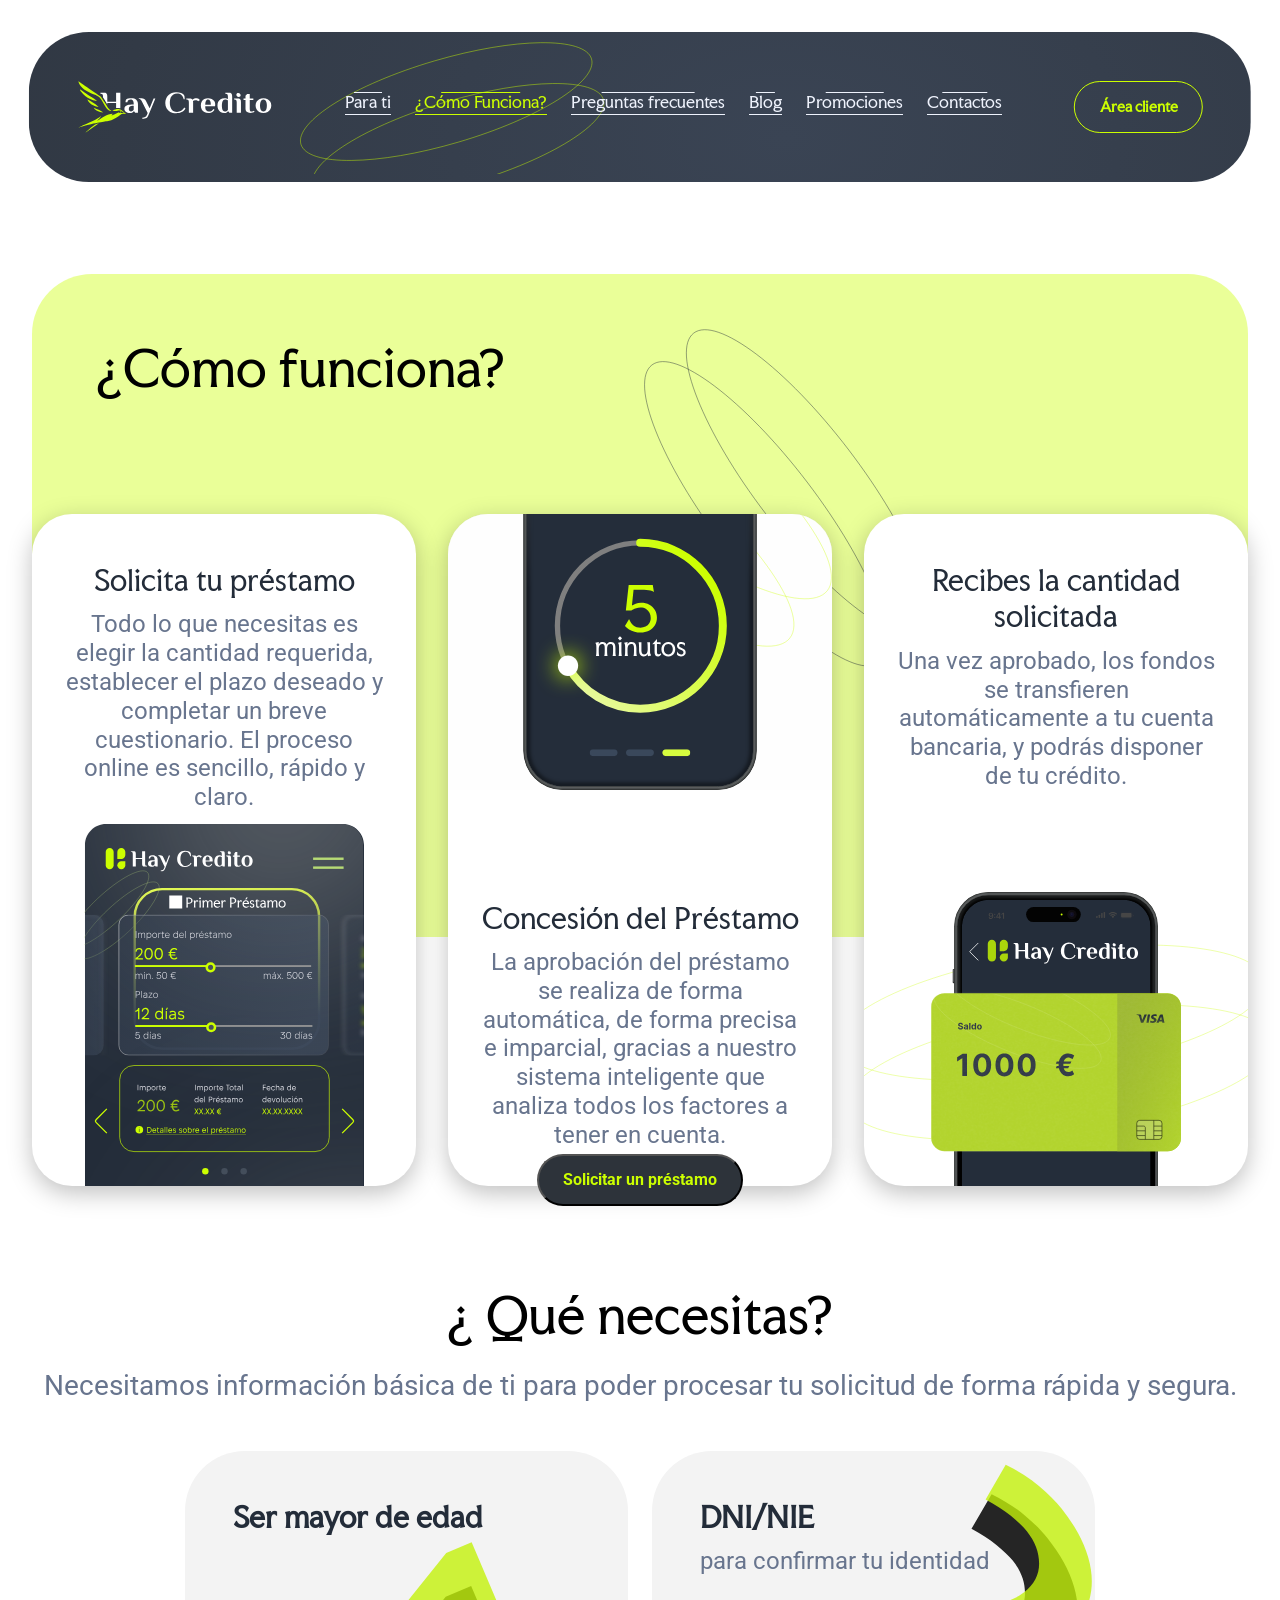
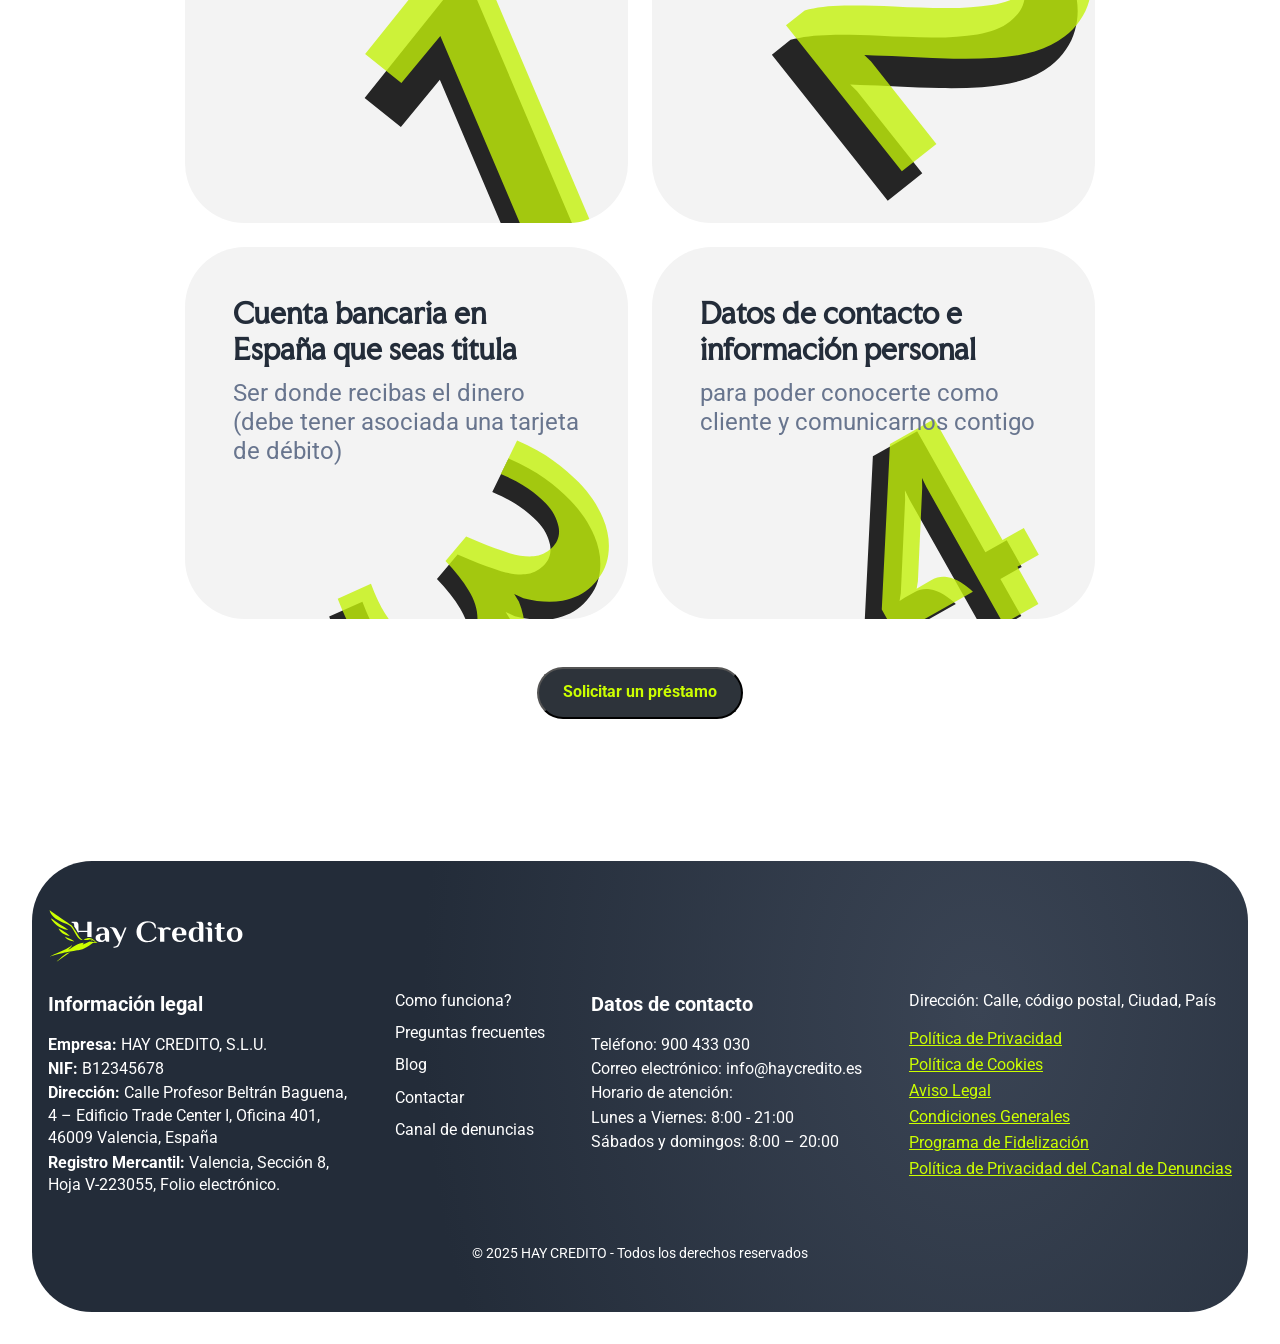
<file: haycredito/how-it-works.html>
<!DOCTYPE html>
<html lang="uk">
<head>
    <meta charset="UTF-8">
    <meta http-equiv="X-UA-Compatible" content="IE=edge">
    <meta name="viewport" content="width=device-width, initial-scale=1.0">
    <link rel="shortcut icon" href="favicon.ico" type="image/x-icon"/>
    <link href="css/style.css" rel="stylesheet">
    <link href="css/reset.css" rel="stylesheet">
    <link href="css/media.css" rel="stylesheet">
    <link rel="stylesheet" href="libs/swiper/swiper-bundle.min.css">
    <link href="https://fonts.googleapis.com/css2?family=Faculty+Glyphic&family=Roboto:ital,wght@0,100;0,300;0,400;0,500;0,700;0,900;1,100;1,300;1,400;1,500;1,700;1,900&display=swap"
          rel="stylesheet">
    <link href="https://fonts.googleapis.com/css2?family=Faculty+Glyphic&display=swap" rel="stylesheet">
    <link href="libs/wow/css/animate.css" rel="stylesheet">

    <title>MFO Spain</title>
</head>
<body>

<header class="">
    <div class="wrapper">
        <img  onclick="window.open('index.html', '_blank')" class="logo" src="img/logo.svg" alt="logo">

        <nav>
            <ul>
                <li><a href="index.html">Para ti </a></li>
                <li><a class="active" href="how-it-works.html">¿Cómo Funciona?</a></li>
                <li><a  href="faq.html">Preguntas frecuentes</a></li>
                <li><a href="blog.html">Blog</a></li>
                <li><a href="#">Promociones</a></li>
                <li><a href="contacts.html">Contactos</a></li>
            </ul>
        </nav>

        <button class="btn">Área cliente</button>

        <div class="header-menu-btn">
            <button class="lines-button x">
                <span class="lines"></span>
            </button>
        </div>
    </div>


    <div class="side-menu hide">
        <nav>
            <ul>
                <li><a  href="index.html">Para ti </a></li>
                <li><a class="active" href="how-it-works.html">¿Cómo Funciona?</a></li>
                <li><a href="faq.html">Preguntas frecuentes</a></li>
                <li><a href="blog.html">Blog</a></li>
                <li><a href="#">Promociones</a></li>
                <li><a href="contacts.html">Contactos</a></li>
            </ul>
        </nav>

        <button class="btn">Área cliente</button>
    </div>
</header>


<section class="easy-to-get how-it-works  wow fadeInUp" data-wow-duration=".2s" data-wow-delay=".2s">
    <div class="wrapper">
        <h2>
            ¿Cómo funciona?
        </h2>

        <ul class="easy-to-get">
            <li>
                <div class="text-wrapper" style="padding-bottom: 12px;">
                    <div class="name">Solicita tu préstamo</div>
                    <div class="text">Todo lo que necesitas es elegir la cantidad requerida, establecer el plazo deseado y completar un breve cuestionario. El proceso online es sencillo, rápido y claro. </div>
                </div>
                <img class="desktop" style="max-width: 280px" src="img/how-it-works-1.svg" alt="img">
            </li>
            <li class="upper-img" style="flex-direction: column">
                <img style="transform: rotate(0deg)" class="desktop" src="img/how-it-works-2.svg" alt="img">
                <div class="text-wrapper">
                    <div class="name">Concesión del Préstamo</div>
                    <div class="text">La aprobación del préstamo se realiza de forma automática, de forma precisa e imparcial, gracias a nuestro sistema inteligente que analiza todos los factores a tener en cuenta. </div>
                </div>
            </li>
            <li>
                <div class="text-wrapper">
                    <div class="name">Recibes la cantidad solicitada </div>
                    <div class="text">Una vez aprobado, los fondos se transfieren automáticamente a tu cuenta bancaria, y podrás disponer de tu crédito. </div>
                </div>
                <img class="desktop" src="img/how-it-works-3.svg" alt="img">
            </li>
        </ul>

        <button class="btn">Solicitar un préstamo</button>
    </div>
</section>

<section class="why-we its-easy-section  wow fadeInUp" data-wow-duration=".2s" data-wow-delay=".2s">

    <h2 class="text-center">¿ Qué necesitas?</h2>
    <div class="text">Necesitamos información básica de ti para poder procesar tu solicitud de forma rápida y segura. </div>
    <ul>
        <li>
            <div class="name">Ser mayor de edad </div>
            <img src="img/its-easy-1.svg" alt="img">
        </li>
        <li>
            <div class="name">DNI/NIE </div>
            <div class="text">para confirmar tu identidad</div>
            <img style="position: absolute; top: 0;" src="img/its-easy-2.svg" alt="img">
        </li>
        <li>
            <div class="name">Cuenta bancaria en España que seas titula</div>
            <div class="text">Ser donde recibas el dinero (debe tener asociada una tarjeta de débito)</div>
            <img src="img/its-easy-3.svg" alt="img">
        </li>
        <li>
            <div class="name">Datos de contacto e información personal </div>
            <div class="text">para poder conocerte como cliente y comunicarnos contigo    </div>
            <img src="img/its-easy-4.svg" alt="img">
        </li>
    </ul>
    <button class="btn">Solicitar un préstamo</button>

</section>

<footer>
    <div class="container">
        <img src="img/logo.svg" alt="logo" class="logo">
        <div class="wrapper">
            <div class="legal-info">
                <h4>Información legal</h4>
                <ul class="contacts-list legal-list">
                    <li class="footer-text"><span class="fw-700">Empresa:</span> HAY CREDITO, S.L.U.</li>
                    <li class="footer-text"><span class="fw-700">NIF:</span> B12345678</li>
                    <li class="footer-text"><span class="fw-700">Dirección:</span>  Calle Profesor Beltrán Baguena, 4 – Edificio Trade Center I, Oficina 401, 46009 Valencia, España</li>
                    <li class="footer-text"><span class="fw-700">Registro Mercantil:</span>  Valencia, Sección 8, Hoja V-223055, Folio electrónico.</li>
                </ul>
            </div>
            <nav>
                <ul class="nav-list">
                    <li><a class="footer-text" href="how-it-works.html">Como funciona?</a></li>
                    <li><a class="footer-text" href="faq.html">Preguntas frecuentes</a></li>
                    <li><a class="footer-text" href="blog.html">Blog</a></li>
                    <li><a class="footer-text" href="contacts.html">Contactar</a></li>
                    <li><a class="footer-text" href="violations.html">Canal de denuncias</a></li>
                </ul>
            </nav>
            <div class="contacts">
                <h4>Datos de contacto</h4>
                <ul class="contacts-list">
                    <li class="footer-text">Teléfono: 900 433 030</li>
                    <li class="footer-text">Correo electrónico: info@haycredito.es</li>
                    <li class="footer-text">Horario de atención:</li>
                    <li class="footer-text">Lunes a Viernes: 8:00 - 21:00</li>
                    <li class="footer-text">Sábados y domingos: 8:00 – 20:00</li>
                </ul>
            </div>
            <div class="details">
                <div class="footer-text">Dirección: Calle, código postal, Ciudad, País</div>

                <ul class="links-list">
                    <li><a href="#">Política de Privacidad</a></li>
                    <li><a href="#">Política de Cookies</a></li>
                    <li><a href="#">Aviso Legal</a></li>
                    <li><a href="#">Condiciones Generales</a></li>
                    <li><a href="#">Programa de Fidelización</a></li>
                    <li><a href="#">Política de Privacidad del Canal de Denuncias</a></li>
                </ul>
            </div>
        </div>

        <div class="all-rights">© 2025 HAY CREDITO - Todos los derechos reservados</div>
    </div>
</footer>

<script src="js/header.js"></script>
<script src="js/script.js"></script>
<script src="libs/wow/js/wow.min.js"></script>
<script>
    new WOW().init();
</script>
</body>
</html>
</file>
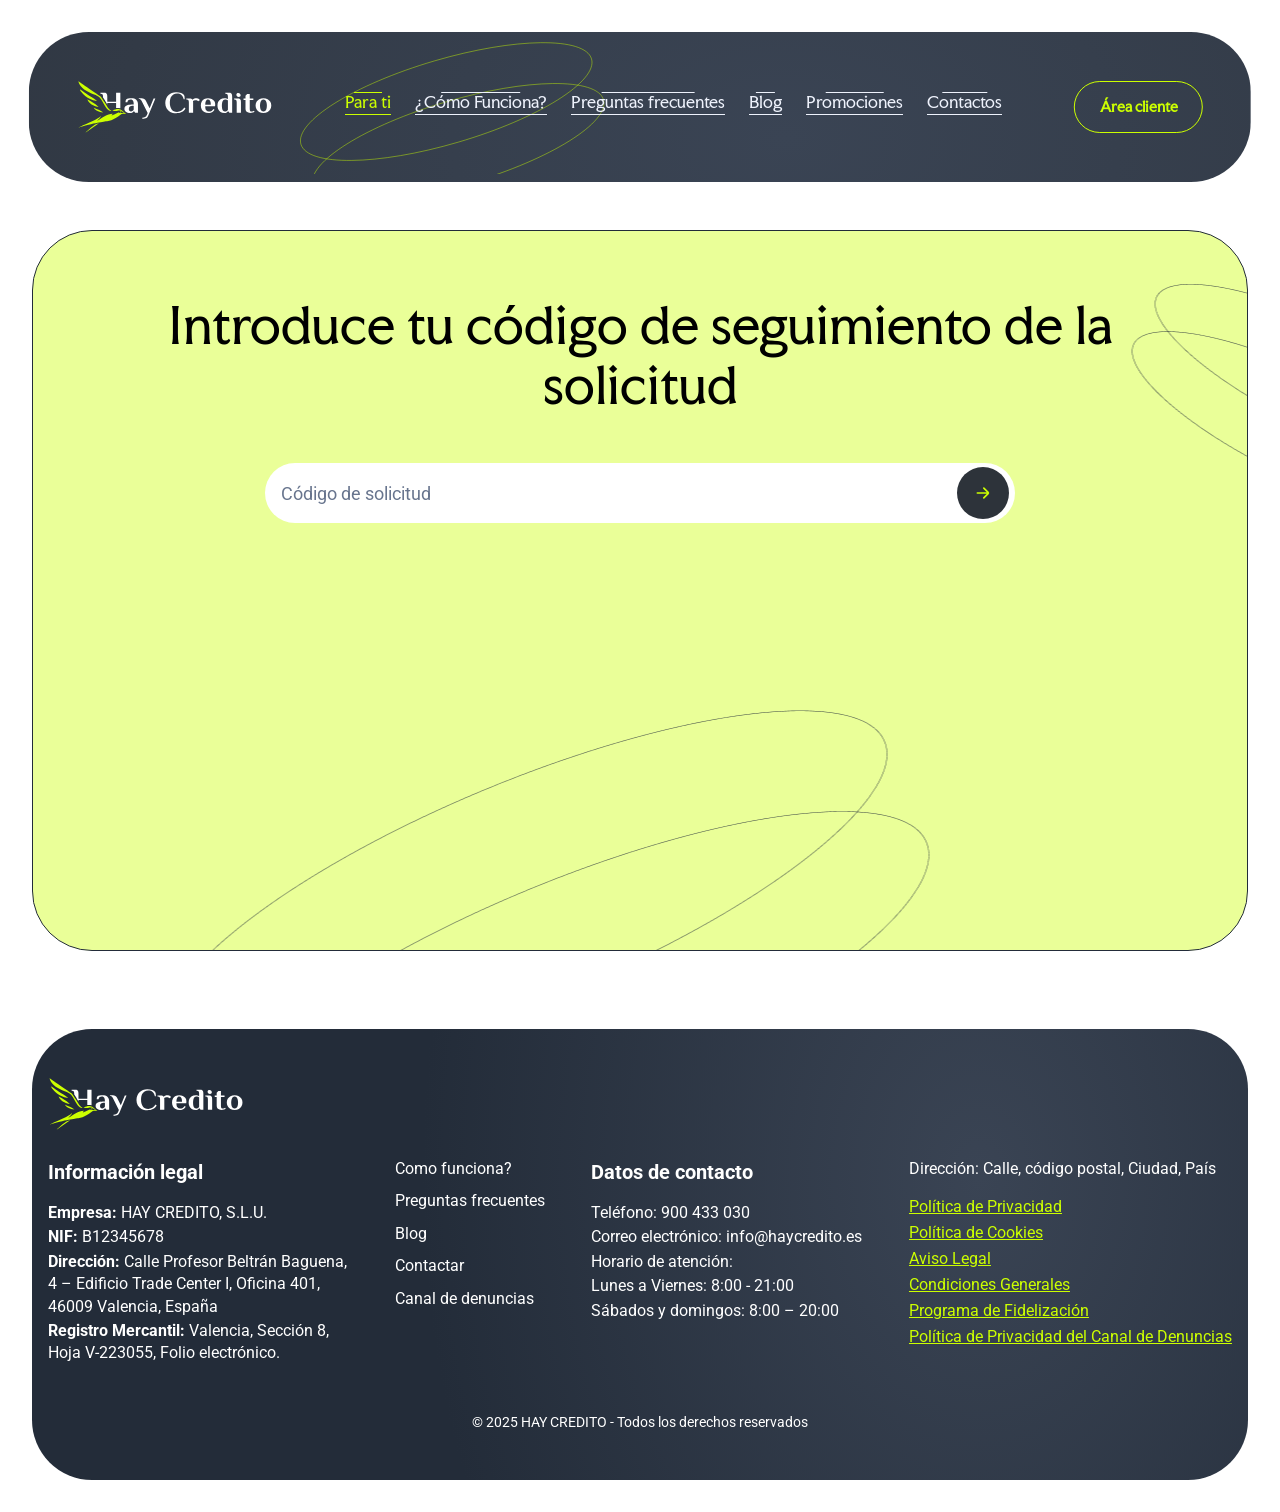
<file: haycredito/tracking-code-page.html>
<!DOCTYPE html>
<html lang="uk">
<head>
    <meta charset="UTF-8">
    <meta http-equiv="X-UA-Compatible" content="IE=edge">
    <meta name="viewport" content="width=device-width, initial-scale=1.0">
    <link rel="shortcut icon" href="favicon.ico" type="image/x-icon"/>
    <link href="css/style.css" rel="stylesheet">
    <link href="css/reset.css" rel="stylesheet">
    <link href="css/media.css" rel="stylesheet">
    <link href="https://fonts.googleapis.com/css2?family=Faculty+Glyphic&family=Roboto:ital,wght@0,100;0,300;0,400;0,500;0,700;0,900;1,100;1,300;1,400;1,500;1,700;1,900&display=swap"
          rel="stylesheet">
    <link href="https://fonts.googleapis.com/css2?family=Faculty+Glyphic&display=swap" rel="stylesheet">
    <link href="libs/wow/css/animate.css" rel="stylesheet">
    <link rel="stylesheet" href="libs/swiper/swiper-bundle.min.css">
    <title>MFO Spain</title>
</head>
<body class="">

<header class="">
    <div class="wrapper">
        <img  onclick="window.open('index.html', '_blank')" class="logo" src="img/logo.svg" alt="logo">

        <nav>
            <ul>
                <li><a class="active" href="index.html">Para ti </a></li>
                <li><a href="how-it-works.html">¿Cómo Funciona?</a></li>
                <li><a  href="faq.html">Preguntas frecuentes</a></li>
                <li><a href="blog.html">Blog</a></li>
                <li><a href="#">Promociones</a></li>
                <li><a href="contacts.html">Contactos</a></li>
            </ul>
        </nav>

        <button class="btn">Área cliente</button>

        <div class="header-menu-btn">
            <button class="lines-button x">
                <span class="lines"></span>
            </button>
        </div>
    </div>


    <div class="side-menu hide">
        <nav>
            <ul>
                <li><a class="active" href="index.html">Para ti </a></li>
                <li><a href="how-it-works.html">¿Cómo Funciona?</a></li>
                <li><a href="faq.html">Preguntas frecuentes</a></li>
                <li><a href="blog.html">Blog</a></li>
                <li><a href="#">Promociones</a></li>
                <li><a href="contacts.html">Contactos</a></li>
            </ul>
        </nav>

        <button class="btn">Área cliente</button>
    </div>
</header>


<section class="tracking-code-page add-border">
    <h2>Introduce tu código de seguimiento de la solicitud</h2>

    <div class="wrapper">
        <input placeholder="Código de solicitud" type="text" id="tracking-code-input">
        <button id="tracking-code-search">
            <img src="img/tracking-code-search.svg" alt="search">
        </button>
    </div>

    <div class="violation-chat hide">
        <div class="content-wrapper">
            <div class="chat-user-info chat-info">
                <img src="img/user-profile.svg" alt="img">
                <div class="text">Solicitud nº ХХХХХХХХХ</div>
            </div>
            <div class="chat-user-text chat-text-field">
                Lorem ipsum dolor sit amet consectetur. Quis sed massa egestas diam et odio velit. Mi morbi faucibus
                tincidunt diam mattis fermentum. Aliquam at sed diam in eleifend. Sit quam ac arcu pellentesque mattis
                lacus amet egestas orci. Sed sit at a blandit aliquet ac nulla amet mattis. Scelerisque arcu ac mauris
                diam massa et sed cursus massa.

                Dolor ac magnis malesuada ut leo pulvinar. Lacus tristique dui mauris potenti suspendisse ut aliquam.
                Tempus morbi senectus fermentum sociis molestie feugiat bibendum arcu. Integer sed consectetur urna nunc
                eu pellentesque aliquet cras.
            </div>
            <div class="chat-support-info chat-info">
                <div class="text">Hay Credito</div>
                <img src="img/support-profile.svg" alt="img">
            </div>
            <div class="chat-support-text chat-text-field">
                Dolor ac magnis malesuada ut leo pulvinar. Lacus tristique dui mauris potenti suspendisse ut aliquam.
                Tempus morbi senectus fermentum sociis molestie feugiat bibendum arcu. Integer sed consectetur urna nunc
                eu pellentesque aliquet cras.
            </div>

            <div class="textarea-wrapper">
                <div class="chat-status">La solicitud no es válida</div>

                <textarea placeholder="Introduce el texto" name="" id="" cols="30" rows="10"></textarea>

                <div class="action-btns-wrapper">
                    <div class="file-upload">
                        <label>
                            <input type="file" name="file" id="file-input">
                            <span>
                                <svg width="24" height="24" viewBox="0 0 24 24" fill="none" xmlns="http://www.w3.org/2000/svg">
                                    <path d="M12 5.5V19.5C12 20.6046 11.1046 21.5 10 21.5C8.89543 21.5 8 20.6046 8 19.5V6C8 3.79086 9.79086 2 12 2C14.2091 2 16 3.79086 16 6V15"
                                      stroke="#232C39" stroke-width="2" stroke-linecap="round"/>
                                </svg>
                            </span>
                        </label>
                    </div>
                    <button id="sent-chat-message">
                        <img src="img/tracking-code-search.svg" alt="send">
                    </button>
                </div>
            </div>
        </div>

    </div>
</section>

<footer>
    <div class="container">
        <img src="img/logo.svg" alt="logo" class="logo">
        <div class="wrapper">
            <div class="legal-info">
                <h4>Información legal</h4>
                <ul class="contacts-list legal-list">
                    <li class="footer-text"><span class="fw-700">Empresa:</span> HAY CREDITO, S.L.U.</li>
                    <li class="footer-text"><span class="fw-700">NIF:</span> B12345678</li>
                    <li class="footer-text"><span class="fw-700">Dirección:</span>  Calle Profesor Beltrán Baguena, 4 – Edificio Trade Center I, Oficina 401, 46009 Valencia, España</li>
                    <li class="footer-text"><span class="fw-700">Registro Mercantil:</span>  Valencia, Sección 8, Hoja V-223055, Folio electrónico.</li>
                </ul>
            </div>
            <nav>
                <ul class="nav-list">
                    <li><a class="footer-text" href="how-it-works.html">Como funciona?</a></li>
                    <li><a class="footer-text" href="faq.html">Preguntas frecuentes</a></li>
                    <li><a class="footer-text" href="blog.html">Blog</a></li>
                    <li><a class="footer-text" href="contacts.html">Contactar</a></li>
                    <li><a class="footer-text" href="violations.html">Canal de denuncias</a></li>
                </ul>
            </nav>
            <div class="contacts">
                <h4>Datos de contacto</h4>
                <ul class="contacts-list">
                    <li class="footer-text">Teléfono: 900 433 030</li>
                    <li class="footer-text">Correo electrónico: info@haycredito.es</li>
                    <li class="footer-text">Horario de atención:</li>
                    <li class="footer-text">Lunes a Viernes: 8:00 - 21:00</li>
                    <li class="footer-text">Sábados y domingos: 8:00 – 20:00</li>
                </ul>
            </div>
            <div class="details">
                <div class="footer-text">Dirección: Calle, código postal, Ciudad, País</div>

                <ul class="links-list">
                    <li><a href="#">Política de Privacidad</a></li>
                    <li><a href="#">Política de Cookies</a></li>
                    <li><a href="#">Aviso Legal</a></li>
                    <li><a href="#">Condiciones Generales</a></li>
                    <li><a href="#">Programa de Fidelización</a></li>
                    <li><a href="#">Política de Privacidad del Canal de Denuncias</a></li>
                </ul>
            </div>
        </div>

        <div class="all-rights">© 2025 HAY CREDITO - Todos los derechos reservados</div>
    </div>
</footer>

<script src="js/header.js"></script>
<script src="libs/wow/js/wow.min.js"></script>
<script>
    new WOW().init();
</script>
</body>
</html>
</file>
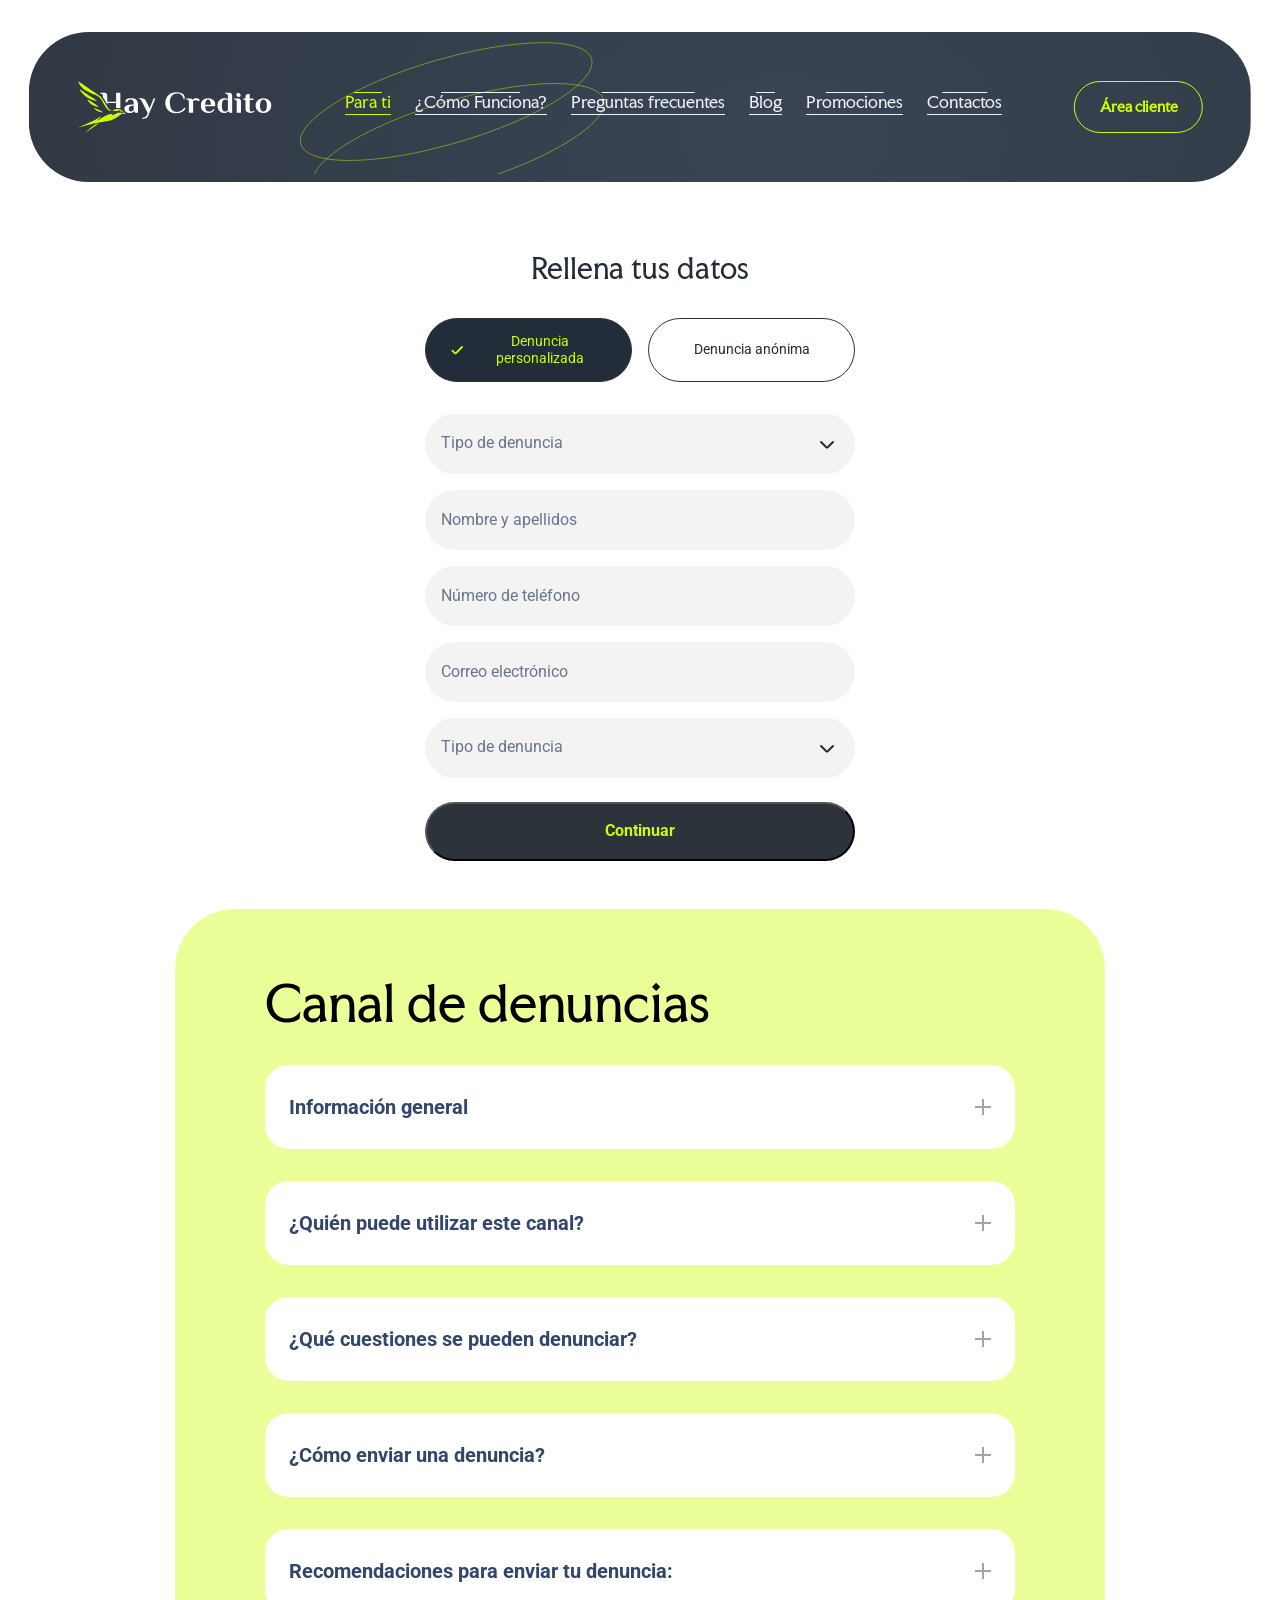
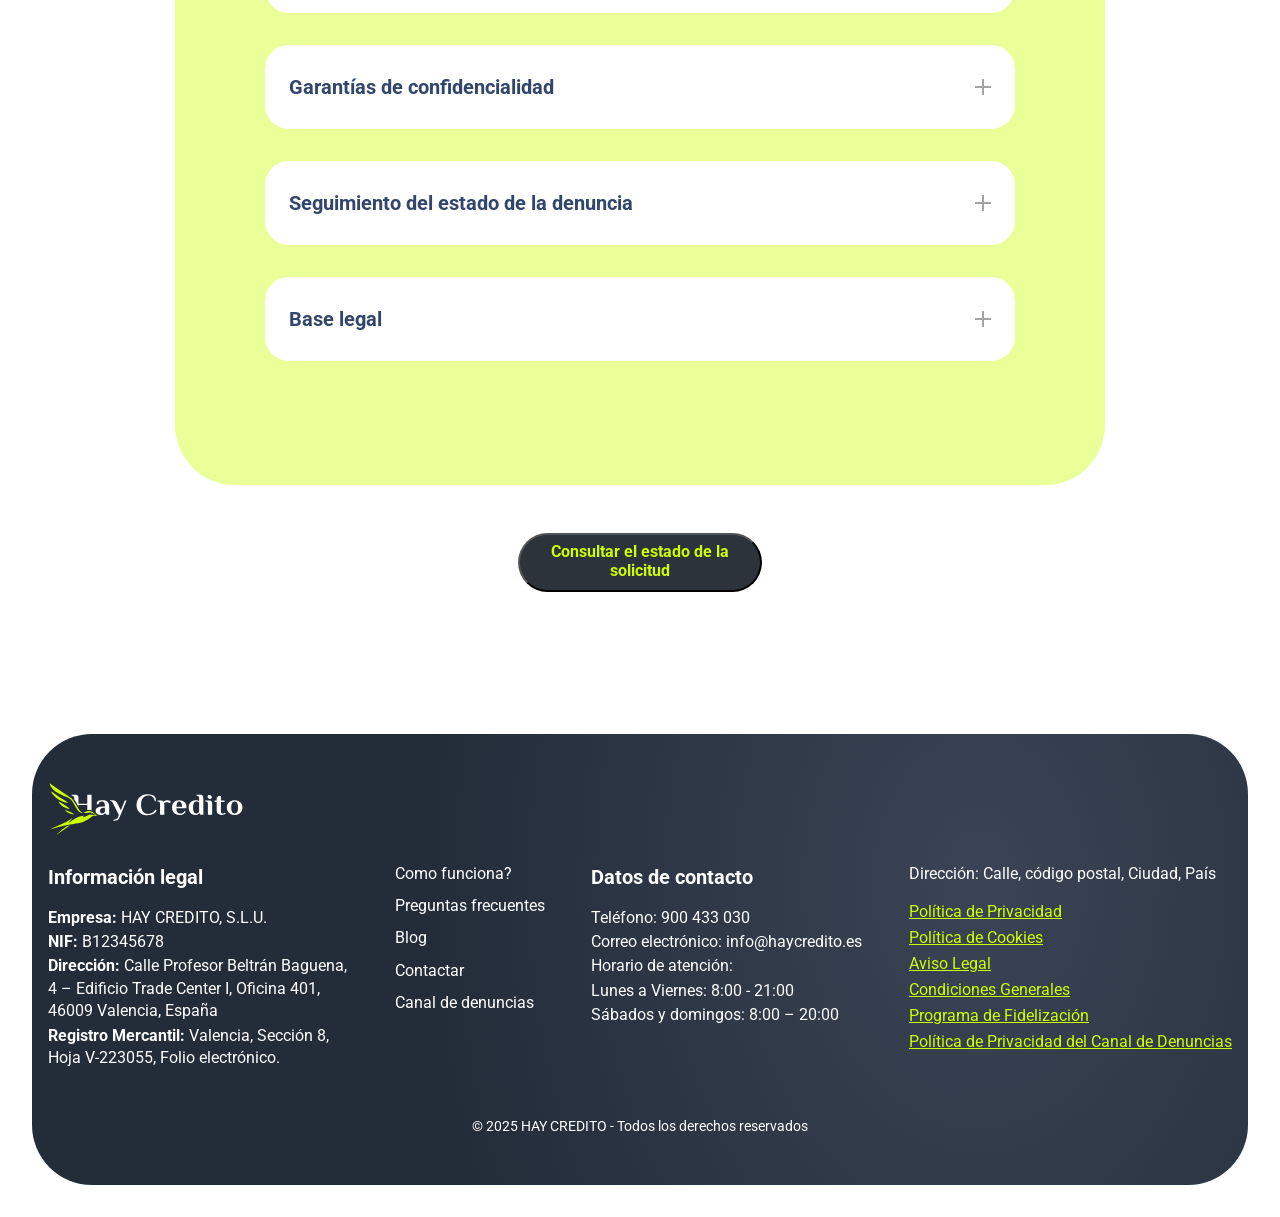
<file: haycredito/violations.html>
<!DOCTYPE html>
<html lang="uk">
<head>
    <meta charset="UTF-8">
    <meta http-equiv="X-UA-Compatible" content="IE=edge">
    <meta name="viewport" content="width=device-width, initial-scale=1.0">
    <link rel="shortcut icon" href="favicon.ico" type="image/x-icon"/>
    <link href="css/style.css" rel="stylesheet">
    <link href="css/reset.css" rel="stylesheet">
    <link href="css/media.css" rel="stylesheet">
    <link href="https://fonts.googleapis.com/css2?family=Faculty+Glyphic&family=Roboto:ital,wght@0,100;0,300;0,400;0,500;0,700;0,900;1,100;1,300;1,400;1,500;1,700;1,900&display=swap"
          rel="stylesheet">
    <link href="https://fonts.googleapis.com/css2?family=Faculty+Glyphic&display=swap" rel="stylesheet">
    <link href="libs/wow/css/animate.css" rel="stylesheet">
    <link rel="stylesheet" href="libs/swiper/swiper-bundle.min.css">
    <title>MFO Spain</title>
</head>
<body class="">


<div class="backdrop hide"></div>

<div class="tracking-code-modal hide">
    <div class="wrapper">
        <div class="name">Este es tu código de seguimiento de la solicitud</div>
        <button id="close-tracking-code-modal">
            <img src="img/close-cross.svg" alt="close" >
        </button>
    </div>
    <div class="wrapper">
        <div class="code">ХХХХХХХХХ</div>
        <button id="copy-code-tracking-modal">
            <img src="img/copy.svg" alt="copy" >
        </button>
    </div>
    <div class="text">Guárdalo. Solo con este código podrás consultar el estado de tu solicitud en la página.</div>
    <button class="btn">Aceptar</button>
</div>

<header class="">
    <div class="wrapper">
        <img  onclick="window.open('index.html', '_blank')" class="logo" src="img/logo.svg" alt="logo">

        <nav>
            <ul>
                <li><a class="active" href="index.html">Para ti </a></li>
                <li><a href="how-it-works.html">¿Cómo Funciona?</a></li>
                <li><a  href="faq.html">Preguntas frecuentes</a></li>
                <li><a href="blog.html">Blog</a></li>
                <li><a href="#">Promociones</a></li>
                <li><a href="contacts.html">Contactos</a></li>
            </ul>
        </nav>

        <button class="btn">Área cliente</button>

        <div class="header-menu-btn">
            <button class="lines-button x">
                <span class="lines"></span>
            </button>
        </div>
    </div>


    <div class="side-menu hide">
        <nav>
            <ul>
                <li><a class="active" href="index.html">Para ti </a></li>
                <li><a href="how-it-works.html">¿Cómo Funciona?</a></li>
                <li><a href="faq.html">Preguntas frecuentes</a></li>
                <li><a href="blog.html">Blog</a></li>
                <li><a href="#">Promociones</a></li>
                <li><a href="contacts.html">Contactos</a></li>
            </ul>
        </nav>

        <button class="btn">Área cliente</button>
    </div>
</header>


<section class="violations">

    <div class="violations-channel">
        <h2>Canal de denuncias</h2>

        <ul class="violations-list">
            <li>
                <div class="wrapper">
                    <div class="name">Información general</div>
                    <div class="more"></div>
                </div>
                <div class="show-more">Esta página está diseñada para garantizar la transparencia y el cumplimiento normativo de Hay Credito. Este canal es una herramienta confidencial para informar sobre posibles infracciones o acciones indebidas que puedan afectar a nuestra empresa, a los clientes o a los empleados.грошщ</div>
            </li>
            <li>
                <div class="wrapper">
                    <div class="name">¿Quién puede utilizar este canal?</div>
                    <div class="more"></div>
                </div>
                <div class="show-more">
                    <ul class="text-list">
                        <li>Empleados de la empresa (permanentes, temporales o contratados)</li>
                        <li>Contratistas, proveedores y sus empleados</li>
                        <li>Ex empleados</li>
                        <li>Personas con relaciones contractuales con Hay Credito</li>
                        <li>Cualquier parte interesada con información sobre posibles infracciones</li>
                    </ul>
                </div>
            </li>
            <li>
                <div class="wrapper">
                    <div class="name">¿Qué cuestiones se pueden denunciar?</div>
                    <div class="more"></div>
                </div>
                <div class="show-more">
                    <ul class="text-list">
                        <li>Incumplimiento de las políticas internas de la empresa</li>
                        <li>Fraude o irregularidades financieras</li>
                        <li>Infracciones de la legislación laboral</li>
                        <li>Abuso de autoridad</li>
                        <li>Filtración de información confidencial</li>
                        <li>Cualquier acción que contradiga la legislación española o de la Unión Europea</li>
                    </ul>
                </div>
            </li>
            <li>
                <div class="wrapper">
                    <div class="name">¿Cómo enviar una denuncia?</div>
                    <div class="more"></div>
                </div>
                <div class="show-more">Puedes enviar tu denuncia a través de un formulario específico disponible en esta página. Tu mensaje será tratado de forma confidencial y respetando todas las normas legales.</div>
            </li>
            <li>
                <div class="wrapper">
                    <div class="name">Recomendaciones para enviar tu denuncia:</div>
                    <div class="more"></div>
                </div>
                <div class="show-more">
                    <ul class="text-list">
                        <li>Describe los hechos de manera detallada y precisa</li>
                        <li>Indica la fecha y el lugar del suceso</li>
                        <li>Aporta pruebas si las tienes (documentos, fotos, vídeos)</li>
                        <li>Especifica si hay testigos del incidente</li>
                    </ul>
                </div>
            </li>
            <li>
                <div class="wrapper">
                    <div class="name">Garantías de confidencialidad</div>
                    <div class="more"></div>
                </div>
                <div class="show-more">
                    <ul class="text-list">
                        <li>La información proporcionada será tratada respetando todas las normas de privacidad</li>
                        <li>Puedes realizar tu denuncia de forma anónima</li>
                        <li>Todas las denuncias serán revisadas por un comité de ética independiente
                            de Hay Credito</li>
                    </ul>
                </div>
            </li>
            <li>
                <div class="wrapper">
                    <div class="name">Seguimiento del estado de la denuncia</div>
                    <div class="more"></div>
                </div>
                <div class="show-more">Una vez enviado el mensaje, recibirás un código único que te permitirá realizar un seguimiento del estado de tu denuncia. Guarda este código, ya que es la única manera de acceder a tu caso en el futuro.</div>
            </li>
            <li>
                <div class="wrapper">
                    <div class="name">Base legal</div>
                    <div class="more"></div>
                </div>
                <div class="show-more">Este canal ha sido creado de conformidad con la legislación vigente en España y las normas de la Unión Europea, en particular la Directiva (UE) 2019/1937 sobre la protección de las personas que informan sobre infracciones de la legislación. Te agradecemos tu atención y colaboración para mantener los altos estándares de ética y transparencia en Hay Credito.</div>
            </li>
        </ul>
    </div>

    <div class="violations-detail">
        <div class="user-info">
            <div class="text to-hide-continue-btn">Rellena tus datos</div>
            <div class="btns-wrapper to-hide-continue-btn">
                <button class="btn active">
                    <svg width="16" height="16" viewBox="0 0 16 16" fill="none" xmlns="http://www.w3.org/2000/svg">
                        <path d="M13.3346 4.66663L6.35486 11.6464C6.15959 11.8417 5.84301 11.8417 5.64775 11.6464L2.66797 8.66663" stroke="#CCFF00" stroke-width="2" stroke-linecap="round"/>
                    </svg>
                    Denuncia personalizada
                </button>
                <button class="btn">
                    <svg width="16" height="16" viewBox="0 0 16 16" fill="none" xmlns="http://www.w3.org/2000/svg">
                        <path d="M13.3346 4.66663L6.35486 11.6464C6.15959 11.8417 5.84301 11.8417 5.64775 11.6464L2.66797 8.66663" stroke="#CCFF00" stroke-width="2" stroke-linecap="round"/>
                    </svg>
                    Denuncia anónima
                </button>
            </div>

            <div class="text hide to-show-continue-btn">Descripción del incidente</div>

            <div class="" id="user-data">
                <div class="inputs-wrapper ">
                    <select  id="type">
                        <option value="" disabled selected>Tipo de denuncia
                        <option value="1">1adfasdf</option>
                        <option value="2">2</option>
                        <option value="3">3</option>

                    </select>
                    <input placeholder="Nombre y apellidos" type="text" id="user-name">
                    <input placeholder="Número de teléfono" type="text" id="phone-number">
                    <input placeholder="Correo electrónico" type="text" id="email">
                    <select  id="who-is">
                        <option value="" disabled selected>Tipo de denuncia
                        <option value="1">1sadfasfasdf</option>
                        <option value="2">2</option>
                        <option value="3">3</option>
                    </select>
                </div>
                <button id="continue-btn" class="btn next">Continuar</button>
            </div>
            <div class="hide" id="violation-data">
                <div class="inputs-wrapper">
                    <input placeholder="Fecha y hora del incidente" type="text" id="date">
                    <input placeholder="Lugar del incidente" type="text" id="place">
                    <input placeholder="Descripción detallada de la situación" type="text" id="description">
                    <input placeholder="Nombres de las personas que pueden estar involucradas" type="text" id="violation-act-names">
                    <div class="file-upload">
                        <label>
                            <input type="file" name="file" id="file-input">
                            <span>
                                <img src="img/file-upload-img.svg" alt="upload">
                                <span class="text">Subir archivo</span>
                                <span class="underline-text">Haz clic para adjuntar</span>
                            </span>
                        </label>
                    </div>
<!--                    <input type="text" id="file-name" class="filename" disabled>-->
                    <input placeholder="Testigos (si los hay)" type="text" id="witnesses">
                </div>
                <div class="checkbox-wrapper">
                    <label class="checkbox-container">
                        <input type="checkbox">
                        <span class="checkmark "></span>
                    </label>
                    <div class="text">Confirmo que doy mi consentimiento para el tratamiento de la información proporcionada</div>
                </div>
                <div class="submit-btns-wrapper">
                    <button class="btn transparent">Atrás</button>
                    <button class="btn">Enviar</button>
                </div>
            </div>

        </div>
    </div>

    <div class="background-btn-wrapper">
        <button class="btn">Consultar el estado de la solicitud</button>
    </div>

</section>

<footer>
    <div class="container">
        <img src="img/logo.svg" alt="logo" class="logo">
        <div class="wrapper">
            <div class="legal-info">
                <h4>Información legal</h4>
                <ul class="contacts-list legal-list">
                    <li class="footer-text"><span class="fw-700">Empresa:</span> HAY CREDITO, S.L.U.</li>
                    <li class="footer-text"><span class="fw-700">NIF:</span> B12345678</li>
                    <li class="footer-text"><span class="fw-700">Dirección:</span>  Calle Profesor Beltrán Baguena, 4 – Edificio Trade Center I, Oficina 401, 46009 Valencia, España</li>
                    <li class="footer-text"><span class="fw-700">Registro Mercantil:</span>  Valencia, Sección 8, Hoja V-223055, Folio electrónico.</li>
                </ul>
            </div>
            <nav>
                <ul class="nav-list">
                    <li><a class="footer-text" href="how-it-works.html">Como funciona?</a></li>
                    <li><a class="footer-text" href="faq.html">Preguntas frecuentes</a></li>
                    <li><a class="footer-text" href="blog.html">Blog</a></li>
                    <li><a class="footer-text" href="contacts.html">Contactar</a></li>
                    <li><a class="footer-text" href="violations.html">Canal de denuncias</a></li>
                </ul>
            </nav>
            <div class="contacts">
                <h4>Datos de contacto</h4>
                <ul class="contacts-list">
                    <li class="footer-text">Teléfono: 900 433 030</li>
                    <li class="footer-text">Correo electrónico: info@haycredito.es</li>
                    <li class="footer-text">Horario de atención:</li>
                    <li class="footer-text">Lunes a Viernes: 8:00 - 21:00</li>
                    <li class="footer-text">Sábados y domingos: 8:00 – 20:00</li>
                </ul>
            </div>
            <div class="details">
                <div class="footer-text">Dirección: Calle, código postal, Ciudad, País</div>

                <ul class="links-list">
                    <li><a href="#">Política de Privacidad</a></li>
                    <li><a href="#">Política de Cookies</a></li>
                    <li><a href="#">Aviso Legal</a></li>
                    <li><a href="#">Condiciones Generales</a></li>
                    <li><a href="#">Programa de Fidelización</a></li>
                    <li><a href="#">Política de Privacidad del Canal de Denuncias</a></li>
                </ul>
            </div>
        </div>

        <div class="all-rights">© 2025 HAY CREDITO - Todos los derechos reservados</div>
    </div>
</footer>

<script src="js/violations.js"></script>
<script src="libs/IMask/unpkg/imask.js"></script>
<script src="js/header.js"></script>
<script src="libs/wow/js/wow.min.js"></script>
<script>
    new WOW().init();
</script>
</body>
</html>
</file>
<file: haycredito/css/style.css>
*, :before, :after {
    -webkit-box-sizing: border-box;
    box-sizing: border-box;
}

body {
    font-family: "Roboto", sans-serif;
    font-size: 18px;
    background: #FFFFFF;
}

h1 {
    font-family: Faculty Glyphic, sans-serif;
    font-size: 64px;
    font-weight: 400;
    line-height: 85px;
    text-align: left;
    text-underline-position: from-font;
    text-decoration-skip-ink: none;
}

h2 {
    font-family: Faculty Glyphic, sans-serif;
    font-size: 50px;
    font-weight: 400;
    line-height: 60px;
    text-align: left;
    text-underline-position: from-font;
    text-decoration-skip-ink: none;
}

h4 {
    font-family: Roboto;
    font-size: 20px;
    font-weight: 700;
    line-height: 28px;
    text-align: left;
    text-underline-position: from-font;
    text-decoration-skip-ink: none;
    color: #FFFFFF;
}

.hide {
    display: none !important;
}

.container {
    max-width: 1300px;
    width: 100%;
    margin: 0 auto;
    padding: 0 16px;
}

section {
    margin: 32px !important;
    padding: 64px 0 !important;
    border-radius: 60px;
}

footer {
    margin: 78px 32px 32px 32px !important;
    background: radial-gradient(45.86% 173% at 77.88% 32.89%, #3A4454 0%, #232C39 100%) /* warning: gradient uses a rotation that is not supported by CSS and may not behave as expected */;
    border-radius: 60px;
    padding: 48px 0 !important;
}

footer .wrapper {
    display: flex;
    justify-content: space-between;
    align-items: flex-start;
    margin-top: 24px;
}

footer .contacts-list.legal-list {
    max-width: 300px;
}

.footer-text {
    font-family: Roboto, sans-serif;
    font-size: 16px;
    font-weight: 400;
    line-height: 22.4px;
    text-align: left;
    text-underline-position: from-font;
    text-decoration-skip-ink: none;
    color: #FFFFFF;
}

footer .nav-list {
    display: flex;
    flex-direction: column;
    gap: 10px;
}

footer .contacts-list {
    display: flex;
    flex-direction: column;
    gap: 2px;
    margin-top: 16px;
}

footer .links-list {
    display: flex;
    flex-direction: column;
    gap: 4px;
    margin-top: 16px;
}

footer .links-list li a {
    text-decoration: underline;
    color: #CCFF00;
    font-size: 16px;
    line-height: 22px;
}

footer .all-rights {
    font-family: Roboto, sans-serif;
    font-size: 14px;
    font-weight: 400;
    line-height: 19.6px;
    text-align: center;
    text-underline-position: from-font;
    text-decoration-skip-ink: none;
    color: #FFFFFF;
    margin-top: 48px;
}

.plusminus {
    position: relative;
    width: 16px;
    height: 16px;
    cursor: pointer;
    border: none;
    background: transparent;
    user-select: none;
}

.plusminus.active:before {
    transform: translatey(-50%) rotate(-90deg);
    background: #A3A3A3;
    opacity: 0;
}

.plusminus.active:after {
    transform: translatey(-50%) rotate(0);
    background: #A3A3A3;
}

ul.faq-lists > li > .wrapper > .plusminus:before, ul.faq-lists > li > .wrapper > .plusminus:after {
    background-color: #68758E;
}

.plusminus:before, .plusminus:after {
    content: "";
    display: block;
    background-color: #B0D714;
    position: absolute;
    top: 50%;
    left: 0;
    transition: 0.35s;
    width: 100%;
    height: 2px;
}

.plusminus:before {
    transform: translatey(-50%);
}

.plusminus:after {
    transform: translatey(-50%) rotate(90deg);
}

.btn:hover {
    transform: scale(1.01);
}

section.faq {
    background: #F3F3F3;
    margin-top: 64px !important;
}

section.faq-page {
    margin-top: 240px !important;
}

section.how-it-works {
    margin-top: 210px !important;
}

.btn {
    cursor: pointer;
    transition: .1s all linear;
    max-width: 230px;
    height: 52px;
    background: #2D333A;
    border-radius: 34px;
    padding: 16px 24px;
    display: flex;
    align-items: center;
    justify-content: center;
    font-family: Roboto, sans-serif;
    font-size: 16px;
    font-weight: 700;
    line-height: 18.75px;
    text-align: center;
    text-underline-position: from-font;
    text-decoration-skip-ink: none;
    color: #CCFF00;

    margin: 48px auto 0 auto;
}

ul.faq-lists {
    margin: 64px auto 0 auto;
    display: flex;
    flex-direction: column;
    justify-content: center;
    max-width: 896px;
    gap: 64px;
}

ul.faq-lists > li.open > .wrapper > .name {
    color: #939B99;
}

ul.faq-lists > li.open > .wrapper .plusminus:before, ul.faq-lists li.open > .wrapper .plusminus:after {
    background-color: #939B99;
}

ul.faq-lists li > .wrapper {
    display: flex;
    justify-content: space-between;
    width: 100%;
    align-items: center;
    gap: 32px;
}

ul.faq-lists li {
    cursor: pointer;
}

ul.faq-lists li .name {
    font-family: Fixel Text, sans-serif;
    font-weight: 400;
    font-size: 36px;
    line-height: 100%;
    letter-spacing: 0%;
    color: #32466C;
    max-width: 700px;
}

ul.faq-list {
    margin: 64px auto 0 auto;
    display: flex;
    flex-direction: column;
    justify-content: center;
    max-width: 896px;
    gap: 32px;
}

ul.faq-list li {
    max-width: 896px;
    width: 100%;
    background: #FFFFFF;
    padding: 32px 24px;
    border-radius: 17px;
    display: flex;
    flex-direction: column;
    gap: 32px;
    cursor: pointer;
    transition: .1s all linear;
    border: 1.5px solid #FFFFFF;
}

ul.faq-list li:hover {
    border: 1.5px solid #CCFF00;
}

ul.faq-list li.open {
    border: 1.5px solid #CCFF00;
}

ul.faq-list li .wrapper {
    display: flex;
    justify-content: space-between;
    align-items: center;
    gap: 12px;
}

ul.faq-list li .name {
    font-family: Roboto, sans-serif;
    font-size: 20px;
    font-weight: 700;
    line-height: 20px;
    text-align: left;
    text-underline-position: from-font;
    text-decoration-skip-ink: none;
    color: #32466C;
}

ul.faq-list li .item-open-text {
    font-family: Roboto, sans-serif;
    max-width: 800px;
    font-size: 18px;
    font-weight: 400;
    line-height: 18px;
    text-align: left;
    text-underline-position: from-font;
    text-decoration-skip-ink: none;
    color: #68758E;
}

ul.faq-list li .item-open-text img, ul.faq-list li .item-open-text video {
    width: 100%;
}

.text-center {
    text-align: center;
}

header {
    position: fixed;
    width: 95.5vw;
    z-index: 10;
    top: 32px;
    left: 50%;
    transform: translateX(-50%);
    padding: 48px !important;
    background: url("../img/header-img.svg"), radial-gradient(81.73% 406.92% at 61.91% 70.65%, #3A4454 0%, #2E353F 100%); /* warning: gradient uses a rotation that is not supported by CSS and may not behave as expected */;
    border: 0.45px solid #CCFF00;
    background-repeat: no-repeat;
    border-radius: 60px;
}

header .wrapper {
    display: flex !important;
    align-items: center;
    justify-content: space-between;
}

header .btns-wrapper {
    display: flex;
    gap: 16px;
}

header .btn {
    margin: 0 !important;
    background: transparent;
    width: 129px !important;
    color: #CCFF00;
    border: 0.78px solid #CCFF00;
    font-family: Faculty Glyphic, sans-serif;
    font-size: 14px;
    font-weight: 700;
    line-height: 19.32px;
    text-align: center;
    text-underline-position: from-font;
    text-decoration-skip-ink: none;
    text-transform: initial !important;
}

header .btn.btn-green {
    background: #CCFF00 !important;
    border: none !important;
    color: #232C39 !important;
}

header .logo {
    cursor: pointer;
}

header nav ul {
    display: flex;
    gap: 24px;

}

header nav ul li {
    transition: .1s all linear;
}

header nav ul li a {
    color: #EEF2FC;
    text-decoration: underline;
    text-underline-offset: 4px;
    font-family: Faculty Glyphic, sans-serif;
    font-size: 16px;
    font-weight: 400;
    line-height: 19.2px;
    text-align: left;
    text-underline-position: from-font;
    text-decoration-skip-ink: none;
    position: relative;
    height: 30px;
    display: block;
}

header nav ul li a::before {
    content: '';
    position: absolute;
    top: 0; /* Position above the text */
    left: 50%; /* Start from the center */
    transform: translateX(-50%); /* Shift left by half the width to center */
    width: 60%; /* Adjust to control the length */
    height: 1px; /* Thickness of the overline */
    background-color: #EEF2FC; /* Matches the text color */
}

header nav ul li:hover {
    transform: scale(1.01);
}

header nav ul li a.active {
    color: #CCFF00;
}

header nav ul li a.active::before {
    background-color: #CCFF00;
}

.header-menu-btn {
    display: none;
}

.lines-button {
    display: block;
    cursor: pointer;
    background: transparent;
    border: 0;
    outline: none;
}

.lines {
    display: inline-block;
    width: 38px;
    height: 3px;
    background: #B6DA75;
    -webkit-transition: 0.35s;
    -moz-transition: 0.35s;
    -ms-transition: 0.35s;
    transition: 0.35s;
    position: relative;
    background: transparent;
    /*create the upper and lower lines as pseudo-elements of the middle line*/
}

.lines:before, .lines:after {
    display: inline-block;
    width: 38px;
    height: 3px;
    background: #B6DA75;
    -webkit-transition: 0.35s;
    -moz-transition: 0.35s;
    -ms-transition: 0.35s;
    transition: 0.35s;
    position: absolute;
    left: -2px;
    content: "";
    -webkit-transform-origin: 0.1785714286rem center;
    -moz-transform-origin: 0.1785714286rem center;
    -ms-transform-origin: 0.1785714286rem center;
    transform-origin: 0.1785714286rem center;
}

.lines:before {
    top: 4px;
}

.lines:after {
    top: -9px;
}

.lines-button.x .lines:before, .lines-button.x .lines:after {
    -webkit-transform-origin: 50% 50%;
    -moz-transform-origin: 50% 50%;
    -ms-transform-origin: 50% 50%;
    transform-origin: 50% 50%;
    transition: top 0.3s 0.1s ease, transform 0.3s ease;
}

.lines-button.x.close .lines {
    -webkit-transform: rotate3d(0, 0, 1, 90deg);
    -moz-transform: rotate3d(0, 0, 1, 90deg);
    -ms-transform: rotate3d(0, 0, 1, 90deg);
    transform: rotate3d(0, 0, 1, 90deg);
}

.lines-button.x.close .lines:before, .lines-button.x.close .lines:after {
    -webkit-transition: top 0.3s ease, transform 0.3s 0.1s ease;
    -moz-transition: top 0.3s ease, transform 0.3s 0.1s ease;
    -ms-transition: top 0.3s ease, transform 0.3s 0.1s ease;
    transition: top 0.3s ease, transform 0.3s 0.1s ease;
    top: 0;
}

.lines-button.x.close .lines:before {
    -webkit-transform: rotate3d(0, 0, 1, -45deg);
    -moz-transform: rotate3d(0, 0, 1, -45deg);
    -ms-transform: rotate3d(0, 0, 1, -45deg);
    transform: rotate3d(0, 0, 1, -45deg);
}

.lines-button.x.close .lines:after {
    -webkit-transform: rotate3d(0, 0, 1, 45deg);
    -moz-transform: rotate3d(0, 0, 1, 45deg);
    -ms-transform: rotate3d(0, 0, 1, 45deg);
    transform: rotate3d(0, 0, 1, 45deg);
}

.disable-body {
    overflow: hidden;
}

.side-menu {
    display: block;
    margin-top: 64px;
    max-width: 95vw;
    width: 100%;
    height: 78vh;
    background: transparent;
    background-repeat: no-repeat;
    background-position: 100% 75%;
    transition: top 0.5s ease;
}

.side-menu.open {
    top: 0;
}

header.open {
    border-radius: 60px;
    height: 95vh;
}

.side-menu nav ul {
    flex-direction: column;
    align-items: center;
    justify-content: center;
    gap: 32px;
}

.form-bg-container .form-bg-screen .side-menu .btn {
    margin: 32px auto 0 auto !important;
}

.side-menu nav ul li a {
    font-size: 24px;
    line-height: 28px;
}

section.why-we {
    padding: 64px 0 !important;
}

section.why-we ul {
    display: flex;
    flex-wrap: wrap;
    justify-content: center;
    align-items: center;
    margin-top: 48px;
    gap: 32px;
}

section.why-we.its-easy-section ul {
    gap: 24px;
}

section.why-we ul li {
    min-height: 372px;
    max-width: 520px;
    width: 100%;
    background: #F3F3F3;
    border-radius: 60px;
    padding: 48px;
    position: relative;
    overflow: hidden;
}

section.why-we.its-easy-section ul li {
    max-width: 443px;
}

section.why-we.its-easy-section ul li .name {
    font-weight: 700;
}

section.why-we.its-easy-section ul li .text {
    position: relative;
    z-index: 3;
}

section.why-we ul li .name {
    font-family: Faculty Glyphic, sans-serif;
    font-size: 28px;
    font-weight: 400;
    line-height: 36.37px;
    text-align: left;
    text-underline-position: from-font;
    text-decoration-skip-ink: none;
    color: #232C39;
}

section.why-we ul li .text {
    font-family: Roboto, sans-serif;
    font-size: 24px;
    font-weight: 400;
    line-height: 28.8px;
    text-align: left;
    text-underline-position: from-font;
    text-decoration-skip-ink: none;
    color: #68758E;
    margin-top: 12px;
}

section.why-we ul li img {
    position: absolute;
    bottom: 0;
    right: 0;
}

section.easy-to-get {
    padding: 64px 16px;
    margin-bottom: 220px !important;
}

section.easy-to-get .wrapper {
    display: flex;
    justify-content: space-between;
    align-items: flex-start;
    background: url("../img/easy-to-get-bg-img.svg"), #EAFF98;
    background-repeat: no-repeat;
    background-position: 67% 10%;
    height: 663px;
    border-radius: 60px;
    padding: 64px;
    position: relative;
}

section.easy-to-get .wrapper h2 {
    max-width: 700px;
}

section.easy-to-get .wrapper .btn {
    margin: 0 !important;
    position: absolute;
    left: 50%;
    transform: translateX(-50%);
    top: 912px;
}

ul.easy-to-get {
    position: absolute;
    left: 50%;
    transform: translateX(-50%);
    max-width: 1728px;
    justify-content: space-between;
    width: 100%;
    display: flex;
    gap: 32px;
    top: 240px;
}

ul.easy-to-get li {
    max-width: 520px;
    width: 100%;
    background: #FFFFFF;
    border-radius: 40px;
    display: flex;
    flex-direction: column;
    justify-content: space-between;
    align-items: center;
    box-shadow: 0px 7px 24.5px 0px #00000040;
    overflow: hidden;
}

ul.easy-to-get li.upper-img {
    flex-direction: column-reverse;
}

ul.easy-to-get li.upper-img img {
    transform: rotate(180deg);
}

ul.easy-to-get li .name {
    font-family: Faculty Glyphic, sans-serif;
    font-size: 28px;
    font-weight: 400;
    line-height: 36.37px;
    text-align: center;
    text-underline-position: from-font;
    text-decoration-skip-ink: none;
    color: #232C39;
    margin-bottom: 12px;
}

ul.easy-to-get li .text-wrapper {
    padding: 48px 32px 36px 32px;
}

ul.easy-to-get li .text {
    font-family: Roboto, sans-serif;
    font-size: 24px;
    font-weight: 400;
    line-height: 28.8px;
    text-align: center;
    text-underline-position: from-font;
    text-decoration-skip-ink: none;
    color: #68758E;
}

ul.easy-to-get li img {
    width: 100%;
}

section.its-easy-section .text {
    font-family: Roboto, sans-serif;
    font-size: 28px;
    font-weight: 400;
    line-height: 33.6px;
    text-align: center;
    text-underline-position: from-font;
    text-decoration-skip-ink: none;
    color: #68758E;
    margin-top: 24px;
}


section.form-bg-screen {

    padding: 48px 64px !important;
}

section.form-bg-screen.first-screen {
    background: url("../img/first-screen-bg-1920.png");
    background-repeat: no-repeat !important;
    background-size: 96vw 1000px;
    margin-bottom: 0 !important;
}

section.form-bg-screen header {
    background: transparent;
    position: initial;
    transform: translateX(0%);
    padding: 0 !important;
    width: auto;
}

section.first-screen .text {
    font-family: Roboto, sans-serif;
    font-size: 28px;
    font-weight: 400;
    line-height: 28px;
    text-align: left;
    text-underline-position: from-font;
    text-decoration-skip-ink: none;
    color: #FFFFFF;
}

section.first-screen h1 {
    margin-top: 64px !important;
}

h1 {
    font-family: Faculty Glyphic, sans-serif;
    font-size: 64px;
    font-weight: 400;
    line-height: 85px;
    text-align: left;
    text-underline-position: from-font;
    text-decoration-skip-ink: none;
    color: #FFFFFF;
    margin-top: 96px !important;
}

section.first-screen .btn {
    border: 0.78px solid #CCFF00;
    background: transparent;
    width: 129px;
    height: 59px;
    margin: 12px 0 0 0 !important;
    text-transform: uppercase;
}

section.first-screen > .wrapper {
    display: flex;
    align-items: flex-start;
    justify-content: space-between;
    max-width: 1480px;
    margin-top: 32px;
}

section.first-screen .text-wrapper {
    display: flex;
    flex-direction: column;
    justify-content: flex-start;
    gap: 24px;
    max-width: 600px;
    position: relative;
    z-index: 2;
}

.calc-pagination {
    display: flex;
    gap: 20px;
    margin-top: 32px;
}

.calc-pagination .btn-calc-pagination {
    width: 10px;
    height: 12px;
    border-radius: 50%;
    border: none;
    background: #444E5B;
    cursor: pointer;
}

.calc-pagination .btn-calc-pagination.active {
    background: #CCFF00;
}

.calc-wrapper {
    position: relative;
    z-index: 3;
    max-width: 550px;
    width: 100%;
    display: flex;
    flex-direction: column;
    justify-content: center;
    align-items: center;
    background: url("../img/calc-wrapper-bg.svg");
    background-repeat: no-repeat;
    background-position: 123px 2px;
    padding-top: 32px;
    margin-bottom: 100px;
}

.calculator .calc-name {
    font-family: Faculty Glyphic, sans-serif;
    font-size: 20px;
    font-weight: 400;
    line-height: 25.98px;
    text-align: center;
    text-underline-position: from-font;
    text-decoration-skip-ink: none;
    color: #FFFFFF;
    position: absolute;
    top: -52px;
    left: 78px;
}

.calc-wrapper .calc-details-wrapper {
    gap: 12px;
    display: flex;
    align-items: center;
    justify-content: space-between;
    max-width: 550px;
    width: 100%;
}

.calculator {
    border: 2px solid #b6a5a5;
    width: 100%;
    max-width: 343px;
    border-radius: 16px;
    padding: 30px;
    display: flex;
    flex-direction: column;
    gap: 32px;
    background: linear-gradient(104.27deg, rgba(57, 69, 87, 0.4) -4.88%, rgba(83, 98, 120, 0.4) 88.13%);
    position: relative;
}

.calculator::before {
    content: '';
    position: absolute;
    top: 0;
    left: 0;
    width: 100%;
    border-radius: 16px;
    height: 100%;
    background: linear-gradient(104.27deg, rgba(57, 69, 87, 0.4) -4.88%, rgba(83, 98, 120, 0.4) 88.13%);
    backdrop-filter: blur(7.300000190734863px);
    z-index: 0; /* Ensures it stays behind the content */
    opacity: .9;
}

.calculator .calc-content {
    position: relative;
    display: flex;
    flex-direction: column;
    gap: 16px;
    z-index: 1;
}

.calculator .condition-name {
    font-family: Fixel Text, sans-serif;
    font-size: 10px;
    font-weight: 700;
    line-height: 10px;
    text-align: left;
    text-underline-position: from-font;
    text-decoration-skip-ink: none;
    color: #E1E2E8;
    margin-bottom: 4px;
}

.calc-wrapper button.btn {
    max-width: 346px;
    height: 59px;
    width: 100%;
    background: #CCFF00;
    border: none;
    font-family: Roboto, sans-serif;
    font-size: 16px;
    font-weight: 700;
    line-height: 18.75px;
    text-align: center;
    text-underline-position: from-font;
    text-decoration-skip-ink: none;
    color: #2D333A;
    margin-top: 32px !important;
    text-transform: initial;
}

.calc-wrapper .calc-details {
    max-width: 342px;
    width: 100%;
    padding: 20px;
    border-radius: 23px;
    border: 1px solid #CCFF00;
    background: transparent;
    margin-top: 16px;
}

.calc-wrapper .calc-details a {
    margin-top: 8px;
    display: flex;
    gap: 8px;
    align-items: center;
    cursor: pointer;
    font-family: Fixel Text, sans-serif;
    font-size: 10px;
    font-weight: 700;
    line-height: 15px;
    text-align: left;
    text-decoration-line: underline;
    text-decoration-style: solid;
    text-underline-position: from-font;
    text-decoration-skip-ink: none;
    color: #CCFF00;
}

.calc-wrapper .calc-details ul {
    display: flex;
    gap: 12px;
    justify-content: space-between;
}

.calc-wrapper .calc-details ul li:nth-child(2) {
    max-width: 209px;
    width: 100%;
}

.calc-wrapper .calc-details ul li .wrapper {
    display: flex;
    justify-content: space-between;

}

.calc-wrapper .calc-details .detail-name {
    max-width: 150px;
    width: 100%;
    font-family: Fixel Text, sans-serif;
    font-size: 10px;
    font-weight: 700;
    line-height: 15px;
    text-align: left;
    text-underline-position: from-font;
    text-decoration-skip-ink: none;
    color: #E1E2E8;
}

.calc-wrapper .calc-details .value {
    font-family: Fixel Text, sans-serif;
    font-size: 10px;
    font-weight: 700;
    line-height: 15px;
    text-align: left;
    text-underline-position: from-font;
    text-decoration-skip-ink: none;
    color: #CCFF00;
    display: flex;
    align-items: center;
    gap: 4px;
    text-wrap: nowrap;
}

.calc-wrapper .calc-details .value #copy-promo-btn {
    cursor: pointer;
}

.calc-wrapper .calc-details .past-price {
    font-family: Fixel Text, sans-serif;
    font-weight: 700;
    font-size: 10px;
    line-height: 150%;
    letter-spacing: 0;
    color: #68758E;
    position: relative;
    text-align: right;
}

.calc-wrapper .calc-details .past-price img {
    position: absolute;
    left: 36%;
    top: 20%;
}

.calc-wrapper .calc-details .new-price {
    font-family: Fixel Text, sans-serif;
    font-weight: 700;
    font-size: 14px;
    line-height: 150%;
    letter-spacing: 0;
    text-align: right;
    color: #CCFF00;
}

.calc-wrapper .calc-details #amount-text {
    font-family: Fixel Text, sans-serif;
    font-size: 30px;
    font-weight: 700;
    line-height: 45px;
    text-align: left;
    text-underline-position: from-font;
    text-decoration-skip-ink: none;
    color: #CCFF00;
}

input[type="range"]::-ms-fill-lower {
    background-color: #CCFF00;
}

input[type="range"]::-ms-fill-upper {
    background-color: #909192;
}

input[type=range] {
    position: relative;
    -webkit-appearance: none;
    appearance: none;
    cursor: pointer;
    width: 100%;
    background: transparent;
}

input[type=range]:focus {
    outline: none;
}

input[type=range]::-webkit-slider-runnable-track {
    height: 3px;
}

input[type=range]::-moz-range-track {
    height: 3px;
    background: transparent;
}

input[type="range"]::-moz-range-progress {
    background: #CCFF00;
    height: 3px;
}

input[type=range]::-moz-range-thumb {
    -webkit-appearance: none; /* Override default look */
    appearance: none;
    margin-top: -7px; /* Centers thumb on the track */
    width: 16px;
    height: 16px;
    border-radius: 50%;
    background: url("../img/input-thumb.svg") center no-repeat;
    border: none;
}

input[type=range]::-ms-thumb {
    -webkit-appearance: none; /* Override default look */
    appearance: none;
    margin-top: -7px; /* Centers thumb on the track */
    width: 16px;
    height: 16px;
    border-radius: 50%;
    background: url("../img/input-thumb.svg") center no-repeat;
    border: none;
}

input[type=range]::-webkit-slider-thumb {
    -webkit-appearance: none; /* Override default look */
    appearance: none;
    margin-top: -7px; /* Centers thumb on the track */
    width: 16px;
    height: 16px;
    border-radius: 50%;
    background: url("../img/input-thumb.svg") center no-repeat;
    border: none;
}

/*Scroll Bar*/
::-webkit-scrollbar {
    width: 8px;
}

/* Track */
::-webkit-scrollbar-track {
    background: white;
    border-radius: 2px;
}

/* Handle */
::-webkit-scrollbar-thumb {
    background: #3A4454;
    border-radius: 2px;
}


.calculator input[type=text] {
    background: transparent;

    border: none;
    font-family: Fixel Text, sans-serif;
    font-size: 20px;
    font-weight: 700;
    line-height: 28px;
    text-align: left;
    text-underline-position: from-font;
    text-decoration-skip-ink: none;
    color: #CCFF00;
}

.calculator .condition-values-range {
    display: flex;
    align-items: center;
    justify-content: space-between;
    margin: 4px 0;
}

.calculator .calculator-text {
    font-family: Fixel Text, sans-serif;
    font-size: 12px;
    font-weight: 700;
    line-height: 18px;
    text-align: left;
    text-underline-position: from-font;
    text-decoration-skip-ink: none;
    color: #E1E2E8;
}

section.contacts h1 {
    font-family: Faculty Glyphic, sans-serif;
    font-size: 64px;
    font-weight: 400;
    line-height: 85px;
    text-align: center;
    text-underline-position: from-font;
    text-decoration-skip-ink: none;
    color: #CCFF00;
}

section.contacts ul.contact-list {
    display: flex;
    gap: 60px;
    align-items: center;
    justify-content: center;
    margin-top: 48px;
}

section.contacts ul.contact-list > li {
    max-width: 400px;
    width: 100%;
    min-height: 428px;
    border-radius: 60px;
    background: #414E62;
    padding: 32px;
}

section.contacts ul.contact-list > li .name-wrapper {
    display: flex;
    align-items: center;
    justify-content: space-between;
    margin-bottom: 24px;
    gap: 12px;
}

section.contacts ul.contact-list > li .name-wrapper a {
    cursor: pointer;
    border: none;
    background: transparent;
}

section.contacts ul.contact-list > li .name-wrapper .name {
    font-family: Faculty Glyphic, sans-serif;
    font-size: 30px;
    font-weight: 400;
    line-height: 36px;
    text-align: left;
    text-underline-position: from-font;
    text-decoration-skip-ink: none;
    color: #CCFF00;
}

section.contacts ul.contact-list > li ul.info-wrapper {
    display: flex;
    gap: 12px;
    flex-direction: column;
}

section.contacts ul.contact-list > li ul.info-wrapper li {
    display: flex;
    flex-wrap: wrap;
    column-gap: 8px;
}

section.contacts ul.contact-list > li ul.info-wrapper li .name {
    font-family: Roboto, sans-serif;
    font-size: 24px;
    font-weight: 400;
    line-height: 33.6px;
    text-align: left;
    text-underline-position: from-font;
    text-decoration-skip-ink: none;
    color: #EEF2FC;
}

section.contacts ul.contact-list > li ul.info-wrapper li .value {
    font-family: Roboto, sans-serif;
    font-size: 24px;
    font-weight: 500;
    line-height: 33.6px;
    text-align: left;
    text-underline-position: from-font;
    text-decoration-skip-ink: none;
    color: #CCFF00;
}

.disable-btn {
    cursor: default !important;
}

.form-bg-container {
    padding: 32px;
}

section.form-bg-screen {
    background: radial-gradient(38.86% 173% at 77.88% 32.89%, #3A4454 0%, #232C39 100%); /* warning: gradient uses a rotation that is not supported by CSS and may not behave as expected */;
    width: 100%; /* Make the section span the full width */
    margin: 0 !important;
    margin-bottom: 200px !important;
    position: relative;
    padding-bottom: 147px !important;
}


section.form-bg-screen .form {
    position: absolute;
    bottom: -145px;
    left: 0;
}

section.form-bg-screen .form .rectangle {
    width: 35vw;
    min-width: 400px;
    height: 200px;
    border-radius: 0 0 60px 60px;
    background: #232C39;
    max-width: 670px;
}

section.form-bg-screen .form .circle {
    position: absolute;
    top: 15px;
    right: -58px;
    width: 98px; /* Set the size */
    height: 110px;
    background-color: transparent; /* Optional: Transparent base */
    border-top-left-radius: 100px; /* Create the quarter circle */
    border: 40px solid #232C39; /* Adjust thickness and color */
    border-right: none; /* Remove the right side */
    border-bottom: none; /* Remove the bottom side */
    transform-origin: center; /* Ensure rotation occurs around the center */
}


section.contacts .arrow-container {
    display: none;
}

/* General styles for the arrow container */
.arrow-container {
    position: absolute;
    z-index: 2;
    display: flex;
    top: 50%;
    left: 15%;
    justify-content: space-between;
    align-items: center;
    width: 280px; /* Adjust as needed */
    height: 38px;
    margin: auto;
    background-color: transparent; /* Background similar to your gradient */
    padding: 10px;
}

/* Base arrow styles */
.arrow {
    position: relative;
    width: 30px;
    height: 30px;
    cursor: pointer;
}

/* Left arrow: Two angled lines */
.left-arrow::before,
.left-arrow::after {
    content: '';
    position: absolute;
    width: 25px;
    height: 2px;
    background-color: #AFB5C6; /* Gray color */
}

.left-arrow::before {
    transform: rotate(45deg);
    top: 50%;
    left: 25%;
    transform-origin: left center;
}

.left-arrow::after {
    transform: rotate(-45deg);
    top: 50%;
    left: 25%;
    transform-origin: left center;
}

/* Right arrow: Two angled lines */
.right-arrow::before,
.right-arrow::after {
    content: '';
    position: absolute;
    width: 25px;
    height: 2px;
    background-color: #AFB5C6; /* Gray color */
}

.left-arrow.active::before,
.left-arrow.active::after {
    background-color: #CCFF00; /* Yellow color */
}

.right-arrow.active::before,
.right-arrow.active::after {
    background-color: #CCFF00; /* Yellow color */
}

.right-arrow::before {
    transform: rotate(-45deg);
    top: 50%;
    right: 25%;
    transform-origin: right center;
}

.right-arrow::after {
    transform: rotate(45deg);
    top: 50%;
    right: 25%;
    transform-origin: right center;
}

section.blog-card-open .socials {
    width: 590px;
    align-items: center;
    right: 28vw;
    bottom: -115px;
}

.socials {
    gap: 12px;
    position: absolute;
    display: flex;
    width: 57vw;
    justify-content: space-between;
    right: 25px;
    bottom: -100px;
}

.socials > .wrapper {
    max-width: 308px;
    width: 100%;
}

.socials .name {
    font-family: Faculty Glyphic, sans-serif;
    font-size: 30px;
    font-weight: 400;
    line-height: 36px;
    text-align: left;
    text-underline-position: from-font;
    text-decoration-skip-ink: none;
    color: #232C39;
}

.socials .text {
    font-family: Roboto, sans-serif;
    font-size: 16px;
    font-weight: 400;
    line-height: 22.4px;
    text-align: left;
    text-underline-position: from-font;
    text-decoration-skip-ink: none;
    color: #AFB5C6;
}

.socials ul.socials-list {
    display: flex;
    align-items: center;
    gap: 48px;
}

.socials ul.socials-list li a {
    display: flex;
    align-items: center;
    gap: 8px;
}

.socials ul.socials-list.socials-share li a {
    width: 56px;
    height: 56px;
    background: #F3F3F3;
    display: flex;
    align-items: center;
    justify-content: center;
    border-radius: 10px;
}

.socials ul.socials-list li .text {
    font-family: Faculty Glyphic, sans-serif;
    font-size: 24px;
    font-weight: 400;
    line-height: 33.6px;
    text-align: left;
    text-underline-position: from-font;
    text-decoration-skip-ink: none;
    color: #000000;
}

section.blog-card-open.form-bg-screen {
    min-height: 394px;
    background: url("../img/form-section-bg.png"), radial-gradient(38.86% 173% at 77.88% 32.89%, #3A4454 0%, #232C39 100%); /* warning: gradient uses a rotation that is not supported by CSS and may not behave as expected */;
    background-repeat: no-repeat;
    padding-bottom: 80px !important;
}

section.blog-card-open h1 {
    text-align: center;
    margin-top: 88px !important;
}

section.blog-card-open .date {
    text-align: center;
    margin-top: 16px;
    font-size: 20px;
    line-height: 26px;
    color: #FFFFFF;
}

section.blog-card-open .socials-list {
    gap: 32px;
}

header.blog-card-open-header {
    display: none !important;
}

section.form-bg-screen header {
    position: relative;
    z-index: 3;
    left: 0;
    top: 0;
}

section.blog-card-content {
    background: #F3F3F3;
    margin: 32px !important;
    padding: 64px 0;
}


section.blog-card-content .content {
    display: flex;
    flex-direction: column;
    gap: 44px;
}

section.blog-card-content .content .content-item {
    display: flex;
    flex-direction: column;
    gap: 24px;
}

section.blog-card-content .content .content-item .name {
    font-family: Faculty Glyphic, sans-serif;
    font-size: 32px;
    font-weight: 400;
    line-height: 44.8px;
    text-align: left;
    text-underline-position: from-font;
    text-decoration-skip-ink: none;
    color: #232C39;
}

section.blog-card-content .content .content-item .text {
    font-family: Roboto, sans-serif;
    font-size: 20px;
    font-weight: 400;
    line-height: 28px;
    text-align: left;
    text-underline-position: from-font;
    text-decoration-skip-ink: none;
    color: #424344;
}

section.blog-card-content .content .content-item ul.text-list {
    display: flex;
    flex-direction: column;
    gap: 24px;
    list-style: disc;
    padding-left: 32px;
}

section.best-of-the-week h2 {
    text-align: center;
}

ul.best-blog-list {
    margin-top: 48px;
    display: flex;
    gap: 48px;
    justify-content: center;
}

ul.best-blog-list li .name {
    font-family: Faculty Glyphic, sans-serif;
    font-size: 32px;
    font-weight: 400;
    line-height: 44.8px;
    text-align: left;
    text-underline-position: from-font;
    text-decoration-skip-ink: none;
    color: #232C39;
    max-width: 400px;
    width: 100%;
    margin-top: 24px;
}

ul.best-blog-list li .text {
    font-family: Faculty Glyphic, sans-serif;
    font-size: 16px;
    font-weight: 400;
    line-height: 22.4px;
    text-align: left;
    text-underline-position: from-font;
    text-decoration-skip-ink: none;
    color: #ACACAC;
    max-width: 400px;
    width: 100%;
    margin-bottom: 24px;
    margin-top: 12px;
}

section.blog-list {
    background: #F3F3F3;
    margin: 32px !important;
    border-radius: 60px;
    padding: 64px !important;
    position: relative;
}

section.blog-list .arrow-container {
    position: initial;
    margin-top: 48px;
}

section.blog-list ul {
    display: flex;
    flex-wrap: wrap;
    justify-content: center;
    gap: 60px;
}

section.blog-list ul li {
    max-width: 375px;
    display: flex;
    flex-direction: column;
    gap: 24px;
    min-height: 537px;
}

section.blog-list ul li img {
    max-width: 375px;
    height: 353px;
    object-fit: cover;
}

section.blog-list ul li .date {
    font-family: Faculty Glyphic, sans-serif;
    font-size: 16px;
    font-weight: 400;
    line-height: 22.4px;
    text-align: left;
    text-underline-position: from-font;
    text-decoration-skip-ink: none;
    color: #736D6D;
}

section.blog-list ul li .name {
    font-family: Faculty Glyphic, sans-serif;
    font-size: 32px;
    font-weight: 400;
    line-height: 44.8px;
    text-align: left;
    text-underline-position: from-font;
    text-decoration-skip-ink: none;
    color: #232C39;
}

section.blog-list ul li .text {
    font-family: Roboto, sans-serif;
    font-size: 16px;
    font-weight: 400;
    line-height: 22.4px;
    text-align: left;
    text-underline-position: from-font;
    text-decoration-skip-ink: none;
    color: #ACACAC;
}

section.blog ul.best-blog-list li .name {
    color: #FFFFFF;
}

#pagination-numbers {
    display: flex;
    align-items: center;
    flex-wrap: wrap;
    justify-content: center;
    gap: 32px;
    margin: 0 20px;
    margin-top: 5px;

}

#pagination-numbers button, #pagination-numbers a {
    background: none;
    border: none;
    color: #736D6D;
    font-family: Faculty Glyphic, sans-serif;
    font-size: 32px;
    font-weight: 400;
    line-height: 44.8px;
    text-align: left;
    text-underline-position: from-font;
    text-decoration-skip-ink: none;

    cursor: pointer;
}

.active-pagination-number {
    color: #B0D714 !important;
}

.pagination-ellipsis {
    color: #8399AE;
}

section.blog-list .arrow-container {
    max-width: 400px;
    width: 100%;
    align-items: center;
    margin: 48px auto;
}

.calculator-list {
    display: flex;
    justify-content: center;
    max-width: 750px;
    overflow: scroll;
    gap: 24px;
}

.calculator-list::-webkit-scrollbar {
    display: none;
}

.calculator-list li {
    min-height: 300px;
    display: flex;
    align-items: flex-end;
    margin: 0 !important;
    max-width: 343px !important;
    width: 100% !important;
}

.calculator-list .calculator {
    opacity: .5;
    backdrop-filter: blur(43.5px);
    -webkit-backdrop-filter: blur(43.5px);
    /*mask-image: linear-gradient(to right, black, transparent); !* Маска для размытия *!*/
    /*-webkit-mask-image: linear-gradient(to right, black, transparent);*/
    /*mask-composite: exclude;*/
}

.calculator-list .calculator .calc-name {
    display: none;
}

.calculator-list .calculator.active .calc-name {
    display: block;
}

.calculator-list .calculator.active {
    opacity: 1;
    backdrop-filter: none;
    -webkit-mask-image: none;
    mask-image: none;
    mask-composite: initial;
}


.swiper-container {
    width: 100%;
    height: auto;
    overflow: scroll;
    display: flex;
    justify-content: center;
    align-items: center;
    scrollbar-width: none;
}

.swiper-slide {
    margin: 0 !important;
    position: relative;
    opacity: .5;
    max-width: 375px;
    width: 100%;
    left: 104px;
}

.swiper-slide.active.first {
    left: 102px;
}

.swiper-slide.active.last {
    left: 574px;
}

.swiper-slide.active .calc-name {
    display: block;
}

.swiper-slide .calc-name {
    display: none;
}

.swiper-slide.active {
    opacity: 1;
    backdrop-filter: none;
    -webkit-mask-image: none;
    mask-image: none;
    mask-composite: initial;
}

.calc-pagination {
    justify-content: center;
}

.swiper-container::-webkit-scrollbar {
    display: none;
}

.calculator {
    margin-top: 50px;
}

section.key-words-wrapper {
    position: relative;
    padding: 0 !important;
}

ul.key-words-list {
    position: absolute;
    display: flex;
    gap: 16px;
    flex-wrap: wrap;
    max-width: 60vw;
    right: -1vw;
    bottom: 51px;
}

ul.key-words-list li {
    padding: 20px 24px;
    height: 59px;
    border-radius: 34px;
    display: flex;
    align-items: center;
    justify-content: center;
    background: #F3F3F3;
}

.first-screen-woman-img {
    position: absolute;
    bottom: -146px;
    z-index: 2;
    left: 10px;
}

.first-screen-card-img {
    position: absolute;
    bottom: -150px;
    z-index: 2;
}

.first-screen-upper-card {
    position: absolute;
    top: 0;
    left: 65%;
    z-index: 2;
}

.first-screen-left-circle {
    position: absolute;
    left: 244px;
    top: 0;
    z-index: 2;
}

.first-screen-right-circle {
    position: absolute;
    right: 0;
    bottom: 0;
    z-index: 2;
}

.backdrop {
    background: rgba(0, 0, 0, 0.6);
    mix-blend-mode: multiply;
    height: 100vh;
    width: 100%;
    position: fixed;
    z-index: 20;
    top: 0;
}

.disable-body {
    overflow: hidden;
}

.cookie-content {
    width: 96.5vw;
    background: #232C39;
    border-radius: 60px;
    padding: 60px 140px 40px 140px;
    position: fixed;
    z-index: 30;
    left: 50%;
    transform: translateX(-50%);
    bottom: 9%;
}

.cookie-configuration {
    opacity: .9;
}

.cookie-configuration .btns-wrapper {
    opacity: 1;
}

.cookie-configuration .wrapper {
    display: flex;
    gap: 32px;
    align-items: flex-start;
}

.cookie-configuration .content {
    display: flex;
    flex-direction: column;
    gap: 24px;
}

.cookie-configuration .text {
    font-weight: 400;
}

.cookie-configuration .checkmark {
    left: 0;
}

.cookie-configuration .checkbox-container {
    padding-left: 25px;
}

.cookie-configuration .checkbox-wrapper .agreement-text {
    font-family: Roboto, sans-serif;
    font-weight: 400;
    font-size: 16px;
    line-height: 100%;
    letter-spacing: 0px;
    color: #FFFFFF;
}

.cookie-configuration .checkbox-container input[type="checkbox"]:checked ~ .checkmark {
    background: #CCFF00;
}

.cookie-configuration .checkbox-container .checkmark:after {
    border-color: #232C39;
}

.cookie-content .cookie-configuration button.btn-transparent {
    background: transparent;
    color: #CCFF00;
}

.cookie-content > .container > .wrapper {
    display: flex;
    align-items: flex-start;
    justify-content: space-between;
    gap: 24px;
}

.cookie-content .name {
    font-family: Roboto, sans-serif;
    margin-bottom: 12px;
    font-size: 28px;
    font-weight: 700;
    line-height: 28px;
    text-align: left;
    text-underline-position: from-font;
    text-decoration-skip-ink: none;
    color: #CCFF00;
}

.cookie-content .text {
    font-family: Roboto;
    font-size: 16px;
    font-weight: 400;
    line-height: 16px;
    text-align: left;
    text-underline-position: from-font;
    text-decoration-skip-ink: none;
    color: #FFFFFF;

}

.cookie-content a {
    font-family: Roboto;
    font-size: 16px;
    font-weight: 400;
    line-height: 16px;
    text-align: left;
    text-underline-position: from-font;
    text-decoration-skip-ink: none;
    color: #CCFF00;
    text-decoration: underline;
}

.cookie-content .btns-wrapper {
    display: flex;
    gap: 24px;
    justify-content: flex-start;
    margin-top: 32px;
}

.cookie-content .btns-wrapper .btn {
    margin: 0 !important;
    background: #CCFF00;
    border: none;
    font-family: Roboto, sans-serif;
    font-size: 16px;
    font-weight: 700;
    line-height: 18.75px;
    text-align: center;
    text-underline-position: from-font;
    text-decoration-skip-ink: none;
    color: #232C39;
}

.cookie-content .btns-wrapper .btn.transparent {
    background: transparent;
    color: #CCFF00;
}

section.form-bg-screen header {
    position: relative;
    z-index: 3;
    left: 0;
    top: 0;
}

section.error-page {
    background: url("../img/404-background.png"), radial-gradient(45.86% 173% at 77.88% 32.89%, #3A4454 0%, #232C39 100%);
    background-repeat: no-repeat;
    background-size: 100% 100%;
    height: 95vh;
    margin: 32px 0;
    display: flex;
    justify-content: flex-start;
    align-items: center;
    justify-content: center;
    padding: 0 24px !important;
    flex-direction: column;
}


section.error-page .name {
    font-family: Faculty Glyphic, sans-serif;
    font-size: 50px;
    font-weight: 400;
    line-height: 60px;
    text-align: center;
    text-underline-position: from-font;
    text-decoration-skip-ink: none;
    color: #FFFFFF;
    margin-bottom: 12px;
}

section.error-page .text {
    font-family: Roboto, sans-serif;
    font-size: 16px;
    font-weight: 400;
    line-height: 19.2px;
    text-align: center;
    text-underline-position: from-font;
    text-decoration-skip-ink: none;
    color: #FFFFFF;
    margin-bottom: 32px;
}

section.error-page .btn {
    background: #CCFF00;
    border: none;

    font-family: Roboto, sans-serif;
    font-size: 16px;
    font-weight: 700;
    line-height: 18.75px;
    text-align: center;
    text-underline-position: from-font;
    text-decoration-skip-ink: none;
    color: #2D333A;
    margin: 0 !important;
    margin-bottom: 160px !important;
}


section.violations .more {
    position: relative;
    max-width: 16px;
    width: 100%;
    height: 16px;
    cursor: pointer;
}

section.violations .more.active:before {
    transform: translatey(-50%) rotate(-90deg);
    opacity: 0;
}

section.violations .more.active:after {
    transform: translatey(-50%) rotate(0);
}

section.violations .more:before, .more:after {
    content: "";
    display: block;
    background-color: #A3A3A3;
    position: absolute;
    top: 50%;
    left: 0;
    transition: 0.35s;
    width: 100%;
    height: 2px;
}

section.violations .more:before {
    transform: translatey(-50%);
}

section.violations .more:after {
    transform: translatey(-50%) rotate(90deg);
}

section.violations {
    padding-top: 220px !important;
    display: flex;
    gap: 232px;
    position: relative;
    background: url("../img/violations-bg.svg") no-repeat right top;
    background-position-y: 60px;
}

section.violations .violations-channel {
    max-width: 930px;
    width: 100%;
    background: #EAFF98;
    border-radius: 60px;
    padding: 64px 90px 124px 90px;
}

section.violations .violations-channel ul {
    display: flex;
    flex-direction: column;
    justify-content: center;
    align-items: center;
    gap: 32px;
    margin-top: 32px;
}

section.violations .violations-channel ul li {
    max-width: 750px;
    width: 100%;
    background: #FFFFFF;
    padding: 32px 24px;
    border-radius: 24px;
}

section.violations .violations-channel ul li .name {
    font-family: Roboto, sans-serif;
    font-size: 20px;
    font-weight: 700;
    line-height: 20px;
    text-align: left;
    text-underline-position: from-font;
    text-decoration-skip-ink: none;
    color: #32466C;
}

section.violations .violations-channel ul li .wrapper {
    display: flex;
    justify-content: space-between;
    align-items: center;
    cursor: pointer;
    gap: 16px;
}

section.violations .violations-channel ul li .show-more {
    font-family: Roboto, sans-serif;
    font-size: 18px;
    font-weight: 400;
    line-height: 18px;
    text-align: left;
    text-underline-position: from-font;
    text-decoration-skip-ink: none;
    color: #68758E;
    margin-top: 24px;
}

section.violations .violations-channel ul li .show-more ul {
    gap: 4px;
    list-style-type: disc;
    padding-left: 32px;
}

section.violations .violations-channel ul li .show-more ul li {
    margin: 0 !important;
    padding: 0 !important;
}

section.violations .user-info {
    width: 430px;
    margin-top: 200px;
}

section.violations .user-info > .text {
    font-family: Faculty Glyphic, sans-serif;
    font-size: 28px;
    font-weight: 400;
    line-height: 33.6px;
    text-align: center;
    text-underline-position: from-font;
    text-decoration-skip-ink: none;
    color: #232C39;
    margin-bottom: 32px;
}

section.violations .user-info .btns-wrapper {
    margin-bottom: 32px;
    display: flex;
    gap: 16px;
    align-items: center;
    justify-content: center;
}

section.violations .user-info .btns-wrapper .btn {
    margin: 0 !important;
    width: 210px;
    height: 64px;
    background: transparent;
    font-family: Roboto, sans-serif;
    font-size: 14px;
    font-weight: 400;
    line-height: 16.41px;
    text-align: center;
    text-underline-position: from-font;
    text-decoration-skip-ink: none;
    color: #232C39;
    display: flex;
    align-items: center;
    justify-content: center;
    border: 1px solid #2D333A;
    gap: 8px;
    transition: .1s all linear;
}

section.violations .user-info .btns-wrapper .btn:hover {
    transform: scale(1.005);
}

section.violations .user-info .btns-wrapper .btn svg {
    display: none;
}

section.violations .user-info .btns-wrapper .btn.active {
    background: #232C39;
    border: 1px solid #2D333A;
    color: #CCFF00;
}

section.violations .user-info .btns-wrapper .btn.active svg {
    display: block;
}

section.violations .user-info .inputs-wrapper {
    display: flex;
    flex-direction: column;
    gap: 16px;
    align-items: center;
    justify-content: center;
}

section.violations .user-info .inputs-wrapper input {
    max-width: 430px;
    width: 100%;
    background: #F3F3F3;
    padding: 12px 12px 12px 16px;
    border-radius: 32px;
    height: 60px;

    font-family: Roboto, sans-serif;
    font-size: 16px;
    font-weight: 400;
    line-height: 22.4px;
    text-align: left;
    text-underline-position: from-font;
    text-decoration-skip-ink: none;
    color: #000000;
    border: none;
}

section.violations .user-info .inputs-wrapper input::placeholder {
    font-family: Roboto, sans-serif;
    font-size: 16px;
    font-weight: 400;
    line-height: 22.4px;
    text-align: left;
    text-underline-position: from-font;
    text-decoration-skip-ink: none;
    color: #68758E;
}

section.violations .user-info .btn.next {
    max-width: 430px;
    width: 100%;
    height: 59px;
    margin: 24px auto 0 auto !important;
}

select {
    max-width: 430px;
    width: 100%;
    padding: 12px 12px 12px 16px;
    border-radius: 32px;
    height: 60px;
    border: none;
    -webkit-appearance: none;
    -moz-appearance: none;
    appearance: none;
    background: url("../img/select-arrow.svg") no-repeat right center, #F3F3F3;
    background-position-x: 390px;


    font-family: Roboto, sans-serif;
    font-size: 16px;
    font-weight: 400;
    line-height: 22.4px;
    text-align: left;
    text-underline-position: from-font;
    text-decoration-skip-ink: none;
    color: #68758E;
}

select.selected {
    color: #000000;
}

select option {
    max-width: 430px;
    width: 100%;
    padding: 12px 12px 12px 16px;
    border-radius: 32px;

    font-family: Roboto, sans-serif;
    font-size: 16px;
    font-weight: 400;
    line-height: 22.4px;
    text-align: left;
    text-underline-position: from-font;
    text-decoration-skip-ink: none;
    color: #000000;
}

option[value=""][disabled] {
    display: none;
}

.checkbox-wrapper {
    display: flex;
    align-items: flex-start;
    flex-direction: column;
    gap: 4px;
    margin-top: 24px;
}

.checkbox-wrapper .wrapper {
    display: flex;
    background: transparent !important;
    left: -8px;
}

.checkbox-container {
    display: inline-block;
    position: relative !important;
    padding-left: 30px;
    margin-bottom: 10px;
}

.checkmark {
    position: absolute;
    left: 6px;
    top: 3px;
    width: 20px;
    height: 20px;
    border-radius: 2px;
    border: 1px solid #4F5D6D;
    background-color: transparent;
    transition: border-color 0.3s ease-in-out;
    z-index: 1;
}


input[type="checkbox"]:checked ~ .checkmark {
    background: #2E353F;
    border: none;
}

.checkmark:after {
    content: "";
    position: absolute;
    display: none;
}

.checkbox-wrapper input[type="checkbox"]:checked ~ .checkmark:after {
    display: block;
}

.checkbox-wrapper .checkmark:after {
    left: 7.5px;
    top: 2px;
    width: 6px;
    height: 13px;
    border: solid white;
    border-width: 0 2px 2px 0;
    transform: rotate(45deg);
}

.checkbox-wrapper input[type=checkbox] {
    width: 20px;
    height: 20px;
    border-radius: 2px;
    border: 2px solid #4F5D6D;
}

.checkbox-wrapper input[type="checkbox"] {
    opacity: 0;
    position: absolute;
    cursor: pointer;
    z-index: 2;
}

section.violations .checkbox-wrapper .text {
    font-family: Roboto, sans-serif;
    font-size: 16px;
    font-weight: 400;
    line-height: 19.2px;
    text-align: left;
    text-underline-position: from-font;
    text-decoration-skip-ink: none;
    color: #68758E;
}

section.violations .submit-btns-wrapper {
    display: flex;
    gap: 16px;
    margin-top: 24px;
}

section.violations .submit-btns-wrapper .btn {
    max-width: 203px;
    width: 100%;
    height: 59px;
    background: #2D333A;
    font-family: Roboto;
    font-size: 16px;
    font-weight: 700;
    line-height: 18.75px;
    text-align: center;
    text-underline-position: from-font;
    text-decoration-skip-ink: none;
    color: #CCFF00;
    margin: 0 !important;

}

section.violations .submit-btns-wrapper .btn.transparent {
    background: transparent;
    border: 0.75px solid #7B7E8C;
    color: #7B7E8C;
}

section.violations .user-info .inputs-wrapper .file-upload {
    max-width: 430px;
    width: 100%;
    height: 123px;
    border: 1px dashed #000000;
    cursor: pointer;
    background: #F3F3F3;
    border-radius: 24px;
    padding: 10px;
}

section.violations .user-info .inputs-wrapper .file-upload label > span {
    display: flex;
    justify-content: center;
    flex-direction: column;
    align-items: center;
    gap: 8px;
    cursor: pointer;

}

section.violations .user-info .inputs-wrapper .file-upload .text {
    font-family: Roboto, sans-serif;
    font-size: 16px;
    font-weight: 400;
    line-height: 19.2px;
    text-align: center;
    text-underline-position: from-font;
    text-decoration-skip-ink: none;
    color: #232C39;
    margin-bottom: 0;
}

section.violations .user-info .inputs-wrapper .file-upload .underline-text {
    font-family: Roboto, sans-serif;
    font-size: 14px;
    font-weight: 400;
    line-height: 19.6px;
    text-align: center;
    text-decoration-line: underline;
    text-decoration-style: solid;
    text-underline-position: from-font;
    text-decoration-skip-ink: none;
    color: #68758E;
}

section.violations .user-info .inputs-wrapper input[type=file] {
    display: none;
}

.background-btn-wrapper {
    position: absolute;
    right: 60px;
}

.background-btn-wrapper .btn {
    max-width: initial;
    width: 244px;
    font-family: Roboto, sans-serif;
    font-size: 16px;
    font-weight: 700;
    line-height: 18.75px;
    text-align: center;
    text-underline-position: from-font;
    text-decoration-skip-ink: none;
    height: 59px;
}

.tracking-code-modal {
    z-index: 25;
    position: absolute;
    top: 15%;
    left: 50%;
    transform: translateX(-50%);
    width: 409px;
    padding: 32px;
    border-radius: 24px;
    background: #FFFFFF;
    display: flex;
    flex-direction: column;
    gap: 12px;
}

.tracking-code-modal .wrapper {
    display: flex;
    justify-content: space-between;
    gap: 16px;
    align-items: flex-start;
}

.tracking-code-modal button {
    cursor: pointer;
    background: transparent;
    border: none;
}

.tracking-code-modal .name {
    font-family: Faculty Glyphic, sans-serif;
    font-size: 24px;
    font-weight: 400;
    line-height: 28.8px;
    text-align: left;
    text-underline-position: from-font;
    text-decoration-skip-ink: none;
    color: #232C39;
}

.tracking-code-modal .code {
    font-family: Roboto, sans-serif;
    font-size: 28px;
    font-weight: 700;
    line-height: 33.6px;
    text-align: left;
    text-underline-position: from-font;
    text-decoration-skip-ink: none;
    color: #232C39;
}

.tracking-code-modal .text {
    font-family: Roboto, sans-serif;
    font-size: 16px;
    font-weight: 400;
    line-height: 19.2px;
    text-align: left;
    text-underline-position: from-font;
    text-decoration-skip-ink: none;
    color: #68758E;
}

.tracking-code-modal .btn {
    margin: 0;
    margin-top: 16px;
    max-width: 345px;
    width: 100%;
    height: 59px;
    background: #2D333A;
    font-family: Roboto, sans-serif;
    font-size: 16px;
    font-weight: 700;
    line-height: 18.75px;
    text-align: center;
    text-underline-position: from-font;
    text-decoration-skip-ink: none;
    color: #CCFF00;
}

section.tracking-code-page {
    margin-top: 230px !important;
    padding-bottom: 0 !important;
    background: url("../img/tracking-code-page-bg.png") no-repeat center center, #EAFF98;
    min-height: 721px;
}

section.tracking-code-page.add-border {
    border: 1px solid #232C39;
}

section.tracking-code-page h2 {
    text-align: center;
    padding-inline: 32px;
}

section.tracking-code-page .wrapper {
    max-width: 750px;
    width: 100%;
    height: 60px;
    display: flex;
    justify-content: space-between;
    margin: 48px auto 0 auto;
    position: relative;
}

section.tracking-code-page .wrapper button {
    border: none;
    background: transparent;
    position: absolute;
    right: 0;
    cursor: pointer;
    top: 3px;
}

section.tracking-code-page input[type=text] {
    max-width: 750px;
    width: 100%;
    height: 60px;
    background: #FFFFFF;
    font-family: Roboto, sans-serif;
    font-size: 18px;
    font-weight: 400;
    line-height: 22.4px;
    text-align: left;
    text-underline-position: from-font;
    text-decoration-skip-ink: none;
    color: #000000;
    border: none;
    border-radius: 32px;
    padding: 14px 12px 14px 16px;
}

section.tracking-code-page input[type=text]::placeholder {
    font-family: Roboto, sans-serif;
    font-size: 18px;
    font-weight: 400;
    line-height: 22.4px;
    text-align: left;
    text-underline-position: from-font;
    text-decoration-skip-ink: none;
    color: #68758E;
}

section.tracking-code-page .violation-chat {
    padding: 64px;
    width: 100%;
    background: #FFFFFF;
    border-top: 1px solid #232C39;
    border-radius: 0 0 60px 60px;
    margin-top: 48px;
    display: flex;
    justify-content: center;
}

section.tracking-code-page .violation-chat .content-wrapper {
    max-width: 750px;
    width: 100%;
}

section.tracking-code-page .violation-chat .chat-info {
    display: flex;
    align-items: center;
    gap: 12px;
    margin-bottom: 16px;
}

section.tracking-code-page .violation-chat .chat-support-info.chat-info {
    justify-content: flex-end;
}

section.tracking-code-page .violation-chat .chat-info .text {
    font-family: Faculty Glyphic, sans-serif;
    font-size: 20px;
    font-weight: 400;
    line-height: 24px;
    text-align: center;
    text-underline-position: from-font;
    text-decoration-skip-ink: none;
    color: #232C39;
}

section.tracking-code-page .violation-chat .chat-text-field {
    padding: 14px 12px 14px 16px;
    width: 100%;
    border-radius: 32px;
    font-family: Roboto, sans-serif;
    font-size: 16px;
    font-weight: 400;
    line-height: 22.4px;
    text-align: left;
    text-underline-position: from-font;
    text-decoration-skip-ink: none;
    margin-bottom: 24px;
}

section.tracking-code-page .violation-chat .chat-user-text.chat-text-field {
    color: #68758E;
    background: #F3F3F3;
}

section.tracking-code-page .violation-chat .chat-support-text.chat-text-field {
    color: #2D333A;
    background: #F4FFC6;
}

section.tracking-code-page textarea {
    width: 100%;
    min-width: 750px;
    max-width: 750px;
    padding: 14px 12px 44px 16px;
    border-radius: 32px;
    background: #FFFFFF;
    border-top: 1px solid #232C39;
    font-family: Roboto, sans-serif;
    font-size: 16px;
    font-weight: 400;
    line-height: 22.4px;
    text-align: left;
    text-underline-position: from-font;
    text-decoration-skip-ink: none;
    color: #232C39;
    height: 124px;
    position: relative;
    bottom: -36px;
}

section.tracking-code-page textarea::placeholder {
    font-family: Roboto, sans-serif;
    font-size: 16px;
    font-weight: 400;
    line-height: 22.4px;
    text-align: left;
    text-underline-position: from-font;
    text-decoration-skip-ink: none;
    color: #68758E;
}

section.tracking-code-page .textarea-wrapper {
    border: 1px solid #2D333A;
    border-radius: 32px;
    position: relative;
    width: 100%;
}

section.tracking-code-page .textarea-wrapper .chat-status {
    font-family: Roboto, sans-serif;
    font-size: 16px;
    font-weight: 400;
    line-height: 18.75px;
    text-align: center;
    text-underline-position: from-font;
    text-decoration-skip-ink: none;
    color: #232C39;
    margin-top: 16px;
    margin-bottom: -19px;
}

section.tracking-code-page .textarea-wrapper .action-btns-wrapper {
    max-width: 750px;
    width: 100%;
    padding-inline: 14px;
    display: flex;
    justify-content: space-between;
    align-items: center;
    position: relative;
    bottom: 12px;
}

section.tracking-code-page .textarea-wrapper .action-btns-wrapper button {
    border: none;
    background: transparent;
    width: 32px;
    cursor: pointer;
    height: 32px;
    position: relative;
    left: -7px;
}

section.tracking-code-page .textarea-wrapper .action-btns-wrapper button img {
    width: 32px;
    height: 32px;
}


section.tracking-code-page .textarea-wrapper .action-btns-wrapper input[type=file] {
    display: none;
}

section.tracking-code-page .textarea-wrapper .action-btns-wrapper .file-upload {
    cursor: pointer;
}

section.tracking-code-page .textarea-wrapper .action-btns-wrapper .file-upload label > span {
    cursor: pointer;
    width: 24px;
    height: 24px;
    position: relative;
}

section.tracking-code-page .textarea-wrapper .action-btns-wrapper .file-upload label > span svg {
    position: relative;
    bottom: -3px;
}

.fw-700 {
    font-weight: 700 !important;
}

.green-text {
    color: #CCFF00 !important;
}

.modal {
    position: fixed;
    transform: translateX(-50%);
    left: 50%;
    top: 20%;
    z-index: 50;
}

.modal.plug-modal {
    position: inherit;
    transform: translateX(0);
    margin: 32px auto;
}

.giveaway-modal {
    width: 927px;
    min-height: 582px;
    border-radius: 24px;
}

.giveaway-modal img {
    position: absolute;
}

.giveaway-modal .wrapper {
    display: flex;
    position: relative;
    height: 100%;
    background: radial-gradient(30.68% 37.07% at 56.34% 50%, #3A4454 0%, #2E353F 100%);
    border-radius: 32px;
}

.giveaway-modal .wrapper .left-side {
    padding: 32px;
    min-height: 582px;
    max-width: 474px;
    border-radius: 24px 0 0 24px;
    background: url("../img/airpods-img.png");
    background-position: -8px 51px;
    background-repeat: no-repeat;
    display: flex;
    flex-direction: column;
    justify-content: space-between;
}

.giveaway-modal .wrapper .left-side img {
    left: 0;
    top: 64px;
    width: 464px;
}

.giveaway-modal .wrapper .right-side {
    padding: 32px;
    height: 100%;
    background: #FFFFFF;
    border-radius: 0 24px 24px 0;

}

.giveaway-modal h3 {
    font-family: Faculty Glyphic, sans-serif;
    font-weight: 400;
    font-size: 24px;
    line-height: 120%;
    letter-spacing: 0px;
    color: #FFFFFF;
}

.giveaway-modal .right-side h3 {
    color: #232C39;
}

.giveaway-modal .text {
    font-family: Roboto, sans-serif;
    font-weight: 400;
    font-size: 16px;
    line-height: 120%;
    letter-spacing: 0%;
    vertical-align: middle;
    color: #F3F3F3;
}

.giveaway-modal .text.placement-down {

}

.giveaway-modal .time-left-wrapper {
    display: flex;
    gap: 8px;
    margin-top: 32px;
    justify-content: center;
}

.giveaway-modal .time-left-wrapper .value {
    font-family: Robot, sans-serif;
    font-weight: 700;
    font-size: 44px;
    line-height: 100%;
    letter-spacing: 0px;
    text-align: center;
    color: #CCFF00;
}

.giveaway-modal .time-left-wrapper .text {
    font-family: Roboto, sans-serif;
    font-weight: 400;
    font-size: 16px;
    line-height: 100%;
    letter-spacing: 0px;
    text-align: center;
    color: #CCFF00;
}

.giveaway-modal .time-left-wrapper .separator {
    color: #939B99;
    font-size: 50px;
}

.giveaway-modal .inputs-wrapper {
    display: flex;
    flex-direction: column;
    gap: 16px;
    justify-content: center;
    align-items: center;
    width: 100%;
    margin: 24px 0;
}

.giveaway-modal .inputs-wrapper .input-wrapper {
    width: 100%;
    position: relative;
}

.giveaway-modal .inputs-wrapper .input-wrapper label {
    font-family: Roboto, sans-serif;
    font-weight: 400;
    font-size: 16px;
    line-height: 140%;
    letter-spacing: 0%;
    vertical-align: middle;
    color: #68758E;
    position: absolute;
    pointer-events: none;
    top: 19px;
    left: 16px;
    transition: all 0.1s ease;
}

.giveaway-modal .inputs-wrapper .input-wrapper input:focus ~ .floating-label,
.giveaway-modal .inputs-wrapper .input-wrapper input:not(:focus):valid ~ .floating-label {
    top: 8px;
}

.giveaway-modal .inputs-wrapper .input-wrapper input.error:focus ~ .floating-label,
.giveaway-modal .inputs-wrapper .input-wrapper input.error:not(:focus):valid ~ .floating-label {
    color: #FF5454;
}

.giveaway-modal .error-text {
    font-family: Roboto, sans-serif;
    font-weight: 400;
    font-size: 14px;
    line-height: 100%;
    letter-spacing: 0%;
    color: #FF5454;
    margin-top: 4px;
    margin-left: 4px;
}

.giveaway-modal .btn {
    margin-top: 24px;
    max-width: 390px;
    width: 100%;
}

.giveaway-modal .inputs-wrapper input {
    max-width: 390px;
    width: 100%;
    height: 60px;
    background: #F3F3F3;
    border-radius: 32px;
    padding: 25px 12px 14px 16px;
    font-family: Roboto, sans-serif;
    font-weight: 400;
    font-size: 16px;
    line-height: 140%;
    letter-spacing: 0%;
    vertical-align: middle;
    color: #232C39;
    border: none;
}

.giveaway-modal .inputs-wrapper input::placeholder {
    font-family: Roboto, sans-serif;
    font-weight: 400;
    font-size: 16px;
    line-height: 140%;
    letter-spacing: 0%;
    vertical-align: middle;
    color: #68758E;
}

.checkbox-container {
    display: inline-block;
    position: relative;
    padding-left: 35px;
    margin-bottom: 10px;
}

.checkbox-container input[type="checkbox"] {
    opacity: 0;
    position: absolute;
    cursor: pointer;
}

.checkbox-wrapper .agreement-text {
    font-family: Roboto, sans-serif;
    font-weight: 400;
    font-size: 16px;
    line-height: 120%;
    letter-spacing: 0%;
    text-decoration: none;
    color: #939B99;
}

.checkbox-wrapper .agreement-text a {
    font-family: Roboto, sans-serif;
    font-weight: 400;
    font-size: 16px;
    line-height: 120%;
    letter-spacing: 0%;
    text-decoration-thickness: 0%;
    color: #232C39;
    text-decoration: underline;
}

.checkmark {
    position: absolute;
    top: 0;
    left: 11px;
    width: 20px;
    height: 20px;
    background-color: transparent;
    border: 2px solid #8A8A8A;
    border-radius: 5px;
    transition: border-color 0.3s ease-in-out;
}

.checkbox-container input[type="checkbox"]:checked ~ .checkmark {
    background-color: #232C39;
    border-color: transparent;
}

.checkmark:after {
    content: "";
    position: absolute;
    display: none;
}

.checkbox-container input[type="checkbox"]:checked ~ .checkmark:after {
    display: block;
}

.checkbox-container .checkmark:after {
    left: 7px;
    top: 2px;
    width: 7px;
    height: 12px;
    border: solid #CCFF00;
    border-width: 0 2px 2px 0;
    transform: rotate(45deg);
}

footer.plug-footer .wrapper {
    justify-content: center;
    gap: 64px;
}

section.plug {
    padding-top: 100px !important;
}

section.plug h1 {
    color: #232C39;
    text-align: center;
    font-size: 57px;
    line-height: 85px;
}

section.plug .container > .text {
    font-family: Roboto, sans-serif;
    font-weight: 400;
    font-size: 28px;
    line-height: 100%;
    letter-spacing: 0px;
    text-align: center;
    color: #68758E;
    margin: 24px 0;
}

section.plug .plug-modal {
    box-shadow: 0px 7px 24.5px 0px #00000040;
}

section.plug .plug-modal .check-img {
    position: inherit;
}

section.plug .plug-modal #success {
    display: flex;
    flex-direction: column;
    justify-content: center;
    align-items: center;
    gap: 24px;
    height: 100%;
}

section.plug .plug-modal #success .text {
    text-align: center;
    color: #68758E;
    opacity: .7;
    max-width: 457px;
}

section.plug .plug-modal #success .text.black {
    color: #68758E;
    font-size: 16px;
    opacity: 1;
}

.promo-modal {
    top: 10%;
    max-width: 474px;
    width: 100%;
    border-radius: 24px;
    background: radial-gradient(30.68% 37.07% at 56.34% 50%, #3A4454 0%, #2E353F 100%) /* warning: gradient uses a rotation that is not supported by CSS and may not behave as expected */;
    padding: 32px 0;
}

.promo-modal #close-promo-modal-btn {
    background: transparent;
    border: none;
    position: absolute;
    right: 24px;
    top: 24px;
    cursor: pointer;
}

.promo-modal h4 {
    font-family: Faculty Glyphic, sans-serif;
    font-weight: 400;
    font-size: 24px;
    line-height: 120%;
    letter-spacing: 0;
    color: #FFFFFF;
    padding: 0 32px;
}

.promo-modal .text {
    font-family: Roboto, sans-serif;
    font-weight: 400;
    font-size: 16px;
    line-height: 120%;
    letter-spacing: 0;
    vertical-align: middle;
    color: #68758E;
    margin-top: 16px;
    padding: 0 32px;
    margin-bottom: 18px;
}

.promo-modal .promo-img {
    position: relative;
    margin-top: -30px;
    z-index: -1;
    width: 100%;
}

.promo-modal > .wrapper {
    height: 100%;
    display: flex;
    flex-direction: column;
    justify-content: space-between;
}

.promo-modal .btn {
    cursor: pointer;
    max-width: 394px;
    width: 100%;
    height: 59px;
    background: #CCFF00;
    display: flex;
    align-items: center;
    justify-content: center;
    padding: 20px 24px;
    font-family: Roboto, sans-serif;
    font-weight: 700;
    font-size: 16px;
    line-height: 100%;
    letter-spacing: 0;
    text-align: center;
    vertical-align: middle;
    margin-top: 0;
    color: #2D333A;
    border: none;
    margin-top: -90px;
}

.promo-modal .btn:hover {
    transform: scale(1.01);
}


section.info .name {
    font-family: Faculty Glyphic, sans-serif;
    font-weight: 400;
    font-size: 28px;
    line-height: 100%;
    letter-spacing: 0px;
    color: #68758E;
    margin-bottom: 16px;
}
section.info .text.cutted-text {
    height: 47px;
    overflow: hidden;
}
section.info .text {
    font-family: Roboto, sans-serif;
    font-weight: 400;
    font-size: 24px;
    line-height: 120%;
    letter-spacing: 0;
    color: #939B99;
    margin-bottom: 32px;
    height: auto;
    overflow: auto;
}

section.info #info-text-appearance-toggle {
    overflow: hidden;
    transition: max-height 0.3s ease, opacity 0.3s ease;
    opacity: 1;
}

section.info#info-text-appearance-toggle.hide {
    max-height: 0;
    opacity: 0;
}
section.info #info-text-toggle-btn .text {
    margin: 0;
}
section.info #info-text-toggle-btn {
    display: flex;
    gap: 12px;
    background: transparent;
    border: none;
    font-family: Faculty Glyphic, sans-serif;
    font-weight: 400;
    font-size: 24px;
    line-height: 100%;
    letter-spacing: 0px;
    color: #68758E;
    justify-content: center;
    align-items: center;
    cursor: pointer;
    transition: .2s all linear;
}

.rotate-180 {
    transform: rotate(180deg);
}
</file>
<file: haycredito/css/media.css>
@media (min-width: 2559px) {
    section.form-bg-screen.first-screen {
        background: url("../img/first-screen-bg-2560.png");
        background-size: 2490px 1000px;
    }

    ul.key-words-list {
        max-width: 65vw;
        right: 6vw;
        bottom: 146px;
    }
}

@media (max-width: 1820px) {
    section.blog-card-open .socials {
        right: 24vw;
    }
}

@media (max-width: 1780px) {
    ul.best-blog-list {
        transform: scale(.95);
    }

    section.form-bg-screen.blog {
        padding-bottom: 130px !important;
    }
}

@media (max-width: 1682px) {
    section.violations {
        gap: 48px;
        justify-content: space-between;
    }

    section.form-bg-screen.first-screen {
        background: url("../img/first-screen-bg-1680.png");
        background-size: 1609px 950px;
        padding-bottom: 98px !important;
    }

    section.first-screen > .wrapper {
        max-width: 1320px;
    }

    ul.key-words-list {
        right: -4vw;
        max-width: 59vw;
    }


    ul.best-blog-list {
        transform: scale(.85);
    }

    section.form-bg-screen.blog {
        padding-bottom: 100px !important;
    }

    .first-screen-woman-img {
        display: none;
    }

    .first-screen-card-img {
        bottom: 180px;
        left: 10px;
    }


    section.blog-card-open .socials {
        right: 22vw;
    }
}


@media (max-width: 1600px) {
    section.form-bg-screen.first-screen {
        background-size: 1527px 950px;
    }

    section.blog-card-open .socials {
        right: 18vw;
    }
}

@media (max-width: 1500px) {
    ul.best-blog-list {
        transform: scale(.75);
    }

    section.form-bg-screen.blog {
        padding-bottom: 60px !important;
    }

    section.blog-card-open .socials {
        right: 18vw;
    }


    section.contacts ul.contact-list > li {
        transform: scale(.9);
    }

    section.contacts ul.contact-list {
        gap: 0;
    }
}

@media (max-width: 1442px) {
    section.violations {
        flex-direction: column-reverse;
        align-items: center;
        background: #FFFFFF;
    }

    section.violations .violations-detail {
        order: 3;
    }

    section.violations .violations-channel {
        order: 2;
    }

    .background-btn-wrapper .btn {
        margin-top: 0;
    }

    .background-btn-wrapper {
        position: initial;
        order: 1;
    }

    section.violations .user-info {
        margin-top: 0;
    }

    section.form-bg-screen.first-screen {
        background: url("../img/first-screen-bg-1440.png");
        background-size: 1369px 975px;
        padding-bottom: 170px !important;
    }

    ul.key-words-list li {
        font-size: 14px;
    }

    section.first-screen .text {
        font-size: 20px;
        line-height: 20px;
        max-width: 525px;
        text-align: left !important;
    }

    section.first-screen h1 {
        font-size: 40px;
        line-height: 40px;
        max-width: 525px;
        text-align: left !important;

    }

    section.first-screen .text-wrapper {
        left: 32px;
        bottom: 75px;
        position: absolute;
    }

    ul.key-words-list {
        bottom: 103px;
        right: -32px;
        max-width: 51vw;
    }

    .swiper-container {
        overflow: hidden;
    }

    section.first-screen > .wrapper {
        flex-direction: column-reverse;
        align-items: center;
    }

    section.first-screen h1 {
        text-align: center;
    }

    section.first-screen .text {
        text-align: center;
    }

    section.first-screen header .btn {
        margin: 0 !important;
    }

    section.first-screen .btn {
        max-width: 129px;
        width: 100%;
    }

    .socials {
        flex-direction: column;
        bottom: -164px;
        right: 0;
    }

    section.blog-card-open .socials {
        right: 16vw;
        flex-direction: row;
    }

}

@media (max-width: 1366px) {
    ul.best-blog-list {
        transform: scale(.70);
    }

    section.form-bg-screen.blog {
        padding-bottom: 20px !important;
    }

    section.blog-card-open .socials {
        right: 14vw;
    }

    section.form-bg-screen.first-screen {
        background-size: 1293px 1034px;
    }

    ul.key-words-list {
        bottom: 5px;
        right: -6px;
        max-width: 48vw;
    }
}

@media (max-width: 1300px) {
    section.contacts .arrow-container {
        display: flex;
    }

    section.contacts ul.contact-list > li {
        transform: initial;
    }
}

@media (max-width: 1280px) {
    section.easy-to-get .wrapper .btn {
        top: 880px;
    }

    section.blog-card-open .socials {
        right: 14vw;
    }

    section.form-bg-screen.first-screen {
        background-size: 1200px 1040px;
    }

    ul.key-words-list {
        bottom: 5px;
        right: 48px;
        max-width: 43vw;
    }

    section.blog-card-open .socials {
        right: 11vw;
    }
}

@media (max-width: 1200px) {
    ul.key-words-list {
        bottom: 10px;
        right: -6vw;
    }

    section.form-bg-screen {
        margin-bottom: 200px !important;
        background: radial-gradient(30.86% 173% at 77.88% 32.89%, #2e3a42 0%, #232C39 100%)
    }

    .socials {

    }

    .socials ul.socials-list {
        position: relative;
        left: -35vw;
        bottom: -50px;
    }

    section.how-it-works {
        margin-top: 150px !important;
    }

    section.easy-to-get {
        margin-bottom: 0 !important;
    }


    section.why-we {
        margin-top: 0 !important;
    }

    ul.easy-to-get {
        position: absolute;
        overflow: scroll;
        padding: 0 24px;
        align-items: center;
        height: 410px;
        top: 125px;
        justify-content: center;
    }

    ul.easy-to-get::-webkit-scrollbar {
        display: none;
    }

    section.easy-to-get .wrapper {
        flex-direction: column;
        background: #EAFF98;
        gap: 32px;
        align-items: initial;
        height: 665px;
    }

    section.easy-to-get .wrapper .btn {
        max-width: 300px;
        width: 100%;
        height: 59px;
        margin: 0 auto !important;
    }

    section.how-it-works ul.easy-to-get li:nth-child(1) img {
        max-width: 180px !important;
    }

    section.how-it-works ul.easy-to-get li {
        height: 400px;
    }

    ul.easy-to-get li {
        width: 274px;
        min-width: 274px;
        height: 338px;
        border-radius: 26px;
    }

    section.how-it-works .easy-to-get li.upper-img img {
        width: 100%;
    }

    ul.easy-to-get li.upper-img img {
        width: 70%;
    }

    section.easy-to-get .wrapper .btn {
        position: initial;
        transform: translateX(0);
    }

    ul.easy-to-get li .name {
        font-size: 20px;
        line-height: 25px;
    }

    ul.easy-to-get li .text {
        font-size: 16px;
        line-height: 19.2px;
    }

    ul.easy-to-get li .text-wrapper {
        padding: 24px;
    }

    section.easy-to-get .wrapper h2 {
        font-size: 32px;
        line-height: 36px;
    }

    .header-menu-btn {
        display: block;
    }

    footer .wrapper {
        flex-direction: column;
        align-items: center;
        gap: 32px;
    }

    .footer-text {
        text-align: center;
    }

    footer .nav-list {
        align-items: center;
    }

    footer .contacts-list {
        align-items: center;
    }

    footer .links-list {
        align-items: center;
    }

    footer h4 {
        text-align: center;
    }

    header nav ul {
        display: none;
    }

    header .btn {
        display: none;
    }

    header .side-menu nav ul {
        display: flex;
    }

    header .side-menu .btn {
        display: block;
    }
}

@media (max-width: 1024px) {
    section.blog-card-open .socials {
        right: 14vw;
    }

    section.key-words-wrapper {
        margin: 0 32px 0 32px !important;
    }

    section.form-bg-screen.first-screen {
        background: url("../img/first-screen-bg-1024.png");
        background-size: 93vw 1220px;
        margin-bottom: 0 !important;
        padding-bottom: 230px !important;
    }

    section.first-screen h1 {
        font-size: 28px;
        line-height: 28px;
    }

    section.first-screen .text {
        font-size: 18px;
        line-height: 21px;
    }

    ul.key-words-list {
        bottom: 5px;
        right: 48px;
        max-width: 43vw;
    }

    .first-screen-upper-card {
        display: none;
    }

    .first-screen-left-circle {
        left: 0;
        top: 60px;
        max-width: 270px;
    }

    .first-screen-right-circle {
        max-width: 280px;
        bottom: 250px;
    }

    section.error-page img {
        width: 100%;
    }

    section.key-words-wrapper {
        padding-bottom: 0 !important;
    }

    section.form-bg-screen {
        margin-bottom: 110px !important;
    }

    section.easy-to-get {
        padding-top: 24px !important;
    }

    ul.key-words-list {
        position: initial;
        bottom: -40px;
        right: 0vw;
        width: 90vw;
        max-width: 90vw;
    }

    section.blog-card-open .form, section.blog-card-open h1, section.blog-card-open .date {
        display: none;
    }

    section.blog-card-open.form-bg-screen {
        min-height: auto;
        padding-bottom: 24px !important;
    }

    section.blog-card-open.form-bg-screen .socials {
        width: 95%;
        max-width: 700px;
        flex-direction: row;
        left: 50%;
        transform: translateX(-50%);
    }

    section.blog-card-open.form-bg-screen .socials ul.socials-share {
        margin-top: 25px;
    }

    section.blog-card-open.form-bg-screen .socials ul {
        position: initial;
    }

    .socials {
        right: 290px;
        max-width: 200px;
    }

    .socials ul.socials-list {
        left: -41vw;
    }
}

@media (max-width: 1000px) {
    section {
        margin: 24px !important;
    }

    .cookie-content {
        overflow: scroll;
        bottom: 2%;
    }

    .cookie-content:has(.cookie-configuration:not(.hide)) {
        height: 95vh;
    }

    .cookie-content::-webkit-scrollbar {
        display: none;
    }

    section.tracking-code-page textarea {
        width: 100%;
        max-width: initial;
        min-width: initial;
    }

    section.tracking-code-page input[type=text] {
        margin: 0 16px;
    }

    section.tracking-code-page .wrapper button {
        right: 16px;
    }

    ul.easy-to-get {
        justify-content: flex-start;
    }
}

@media (max-width: 853px) {
    section.first-screen.form-bg-screen {
        background-size: 92vw 1220px;
    }
}

@media (max-width: 800px) {
    section.first-screen.form-bg-screen {
        background-size: 92vw 1250px;
        padding-bottom: 250px !important;
    }

    section.first-screen .text-wrapper {
        bottom: 50px;
    }

    .first-screen-left-circle {
        left: 0;
        top: 60px;
        max-width: 270px;
    }

    .first-screen-right-circle {
        max-width: 280px;
        bottom: 250px;
    }

    section.error-page {
        background: url("../img/404-mobile-bg.svg"), radial-gradient(45.86% 173% at 77.88% 32.89%, #3A4454 0%, #232C39 100%);
        background-repeat: no-repeat;
        background-size: cover;

    }

    .cookie-content img {
        position: absolute;
    }

    .cookie-content .btns-wrapper .btn {
        max-width: 375px;
        width: 100%;
    }

    .cookie-content .name {
        margin-left: 80px;
        max-width: 300px;
        margin-bottom: 24px;
    }

    .cookie-content > .container > .wrapper {
        flex-direction: column;
    }

    .cookie-content {
        padding: 48px;
    }

    .cookie-content .btns-wrapper {
        flex-direction: column;
        justify-content: center;
        align-items: center;
    }

    .first-screen-card-img {
        max-width: 300px;
        bottom: 70px;
        left: 10px;
    }

    section.form-bg-screen.first-screen {
        padding-top: 32px !important;
        padding-inline: 32px !important;

    }

    .calc-wrapper .calc-details #amount-text {
        font-size: 20px;
        line-height: 22px;
    }

    section.first-screen h1 {
        font-family: Faculty Glyphic, sans-serif;
        font-size: 36px;
        font-weight: 400;
        line-height: 42px;
        text-align: left;
        text-underline-position: from-font;
        text-decoration-skip-ink: none;

    }

    section.first-screen .text {
        font-size: 22px;
        line-height: 27.6px;
    }

    section.blog-list .arrow-container {
        max-width: 9999px;
    }

    #pagination-numbers {
        margin: 0 !important;
    }

    ul.best-blog-list .big-img {
        width: 100%;
    }

    .socials {
        right: 100px;
    }

    .socials ul.socials-list {
        left: -51vw;
    }

    section.form-bg-screen {
        background: radial-gradient(25.86% 71% at 77.88% 38.89%, #3A4454 0%, #232C39 100%);
    }
}

@media (max-width: 768px) {
    section.plug h1 {
        display: none;
    }

    section.plug {
        padding-top: 150px !important;
    }

    footer.plug-footer {
        margin-top: 0 !important;
    }

    section.plug .container > .text {
        display: none;
    }

    .giveaway-modal {
        width: 390px;
        height: 95vh;
        top: 3%;
        overflow: scroll;
    }

    .modal.plug-modal {
        height: auto;
        overflow: auto;
    }

    .giveaway-modal::-webkit-scrollbar {
        display: none;
    }

    .checkbox-wrapper .wrapper {
        flex-direction: row !important;
    }

    .giveaway-modal .wrapper {
        flex-direction: column;
    }

    .giveaway-modal .wrapper .left-side {
        height: 454px;
        min-height: auto;
        border-radius: 24px 24px 0 0;
        background: url("../img/airpods-img-mobile.png") no-repeat;
        background-position: -24px 30px;
        background-size: cover;
    }

    .giveaway-modal .wrapper {
        height: auto;
    }

    .giveaway-modal .wrapper .right-side {
        border-radius: 0 0 24px 24px;
    }

    .giveaway-modal h3 {
        font-size: 20px;
    }

    .giveaway-modal .text {
        font-size: 14px;
    }

    .giveaway-modal .time-left-wrapper .value {
        font-size: 35px;
    }

    .giveaway-modal .time-left-wrapper .text {
        font-size: 13px;
    }

    section.violations .violations-channel {
        padding: 48px;
        border-radius: 24px;
    }

    .socials {
        right: 75px;
    }
}

@media (max-width: 720px) {
    section.first-screen.form-bg-screen {
        background-size: 91vw 1250px;
    }

    .socials .name {
        font-size: 24px;
    }

    section.form-bg-screen.contacts {
        margin-bottom: 380px !important;
    }

    section.form-bg-screen {
        margin-bottom: 380px !important;
    }

    .socials > .wrapper > .text {
        font-size: 16px;
        line-height: 22px;
        left: -54vw;
        bottom: -100px;
        position: relative;
    }

    section.blog-card-open .socials > .wrapper > .text {
        position: initial;
    }

    .socials {
        right: 20px;
        bottom: -351px;
    }

    .socials ul.socials-list.socials-share {
        flex-direction: row;
    }

    .socials ul.socials-list {
        left: -54vw;
        flex-direction: column;
        align-items: flex-start;
        bottom: -110px;
    }

    section.form-bg-screen {
        margin-bottom: 120px !important;
    }

    section.form-bg-screen.blog-card-open {
        margin-bottom: 120px !important;
    }

    section.blog.form-bg-screen {
        margin-bottom: 150px !important;
    }
}

@media (max-width: 700px) {
    section.form-bg-screen {
        margin-bottom: 80px !important;
    }

    .calc-wrapper {
        width: 401px;
        background-position: 50px 2px;
    }

    .swiper-slide {
        left: 31px;
    }

    .swiper-slide.active.last {
        left: 424px;
    }

    .swiper-slide.active.first {
        left: 255px;
    }

    section.form-bg-screen {
        padding-bottom: 200px !important;
    }

    section.blog-list .arrow-container {
        width: 100% !important;
    }

    .arrow-container {
        width: 70% !important;
    }

    .right-arrow::before, .right-arrow::after, .left-arrow::before, .left-arrow::after {
        width: 20px;
    }

    section.form-bg-screen .form .rectangle {
        min-width: 200px;
        height: 180px;
    }

    section.form-bg-screen .form {
        bottom: -87px;
    }

    .arrow-container {
        width: 120px;
        padding: 0;
    }

    section.form-bg-screen .form {
        bottom: -100px;
    }

    section.form-bg-screen .form .circle {
        position: absolute;
        top: 40px;
        right: -38px;
        width: 78px;
        height: 88px;
        background-color: transparent;
        border-top-left-radius: 100px;
        border: 40px solid #242b34;
        border-right: none;
        border-bottom: none;
        transform-origin: center;
    }

    section.easy-to-get .wrapper {
        padding: 32px;
        border-radius: 26px;
        height: 635px;
    }
}

@media (max-width: 603px) {
    .calc-wrapper {
        margin-bottom: 96px !important;
    }

    section.first-screen.form-bg-screen {
        background: url("../img/first-screen-bg-mobile.png");
        padding-bottom: 220px !important;
        background-size: 89vw 1081px;
    }

    section.first-screen .text-wrapper {
        bottom: 60px;
    }

    .first-screen-left-circle {
        left: 0;
        top: 60px;
        max-width: 170px;
    }

    .first-screen-right-circle {
        max-width: 180px;
        bottom: 250px;
    }

    section.first-screen {
        padding: 0 16px 80px 16px !important;
    }

    section.error-page .name {
        font-size: 24px;
        line-height: 28px;
    }

    section.form-bg-screen.blog-card-open {
        margin-bottom: 160px !important;
    }

    section.blog-card-open .socials {
        flex-direction: column !important;
        bottom: -200px;
        gap: 0;
    }

    section.blog-card-open .socials .name {
        text-align: center;
        position: initial;
    }

    section.blog-card-open .socials > .wrapper > .text {
        text-align: center;
    }

    .socials {
        right: 92px;
    }

    .socials > .wrapper > .text {
        left: -36vw;
        bottom: -72px;
    }

    .socials ul.socials-list {
        left: -36vw;
        bottom: -92px;
    }

    section.contacts ul.contact-list > li {
        max-width: 297px;
        min-height: 265px;
        border-radius: 26px;
    }

    section.contacts ul.contact-list > li .name-wrapper .name {
        font-size: 24px;
        line-height: 28px;
    }

    section.contacts ul.contact-list > li ul.info-wrapper li .name, section.contacts ul.contact-list > li ul.info-wrapper li .value {
        font-size: 18px;
        line-height: 25px;
    }
}

@media (max-width: 540px) {
    section.first-screen.form-bg-screen {
        padding-bottom: 270px !important;
        background-size: 88vw 1121px;
    }
}

@media (max-width: 500px) {
    section.info {
        padding: 64px 0 !important;
    }

    section.info .name {
        font-size: 20px;
        text-align: center;
    }

    section.info .text {
        font-size: 16px;
    }

    .promo-modal {
        width: 95vw;
    }

    .promo-modal h4 {
        font-size: 20px;
    }

    .promo-modal h4, .promo-modal .text {
        padding: 0 24px;
    }

    .promo-modal .btn {
        width: 85vw;
    }

    .promo-modal .promo-img {

    }

    ul.faq-lists li > .wrapper {
        gap: 16px;
    }

    ul.faq-lists li .name {
        font-size: 20px;
    }

    section.plug {
        padding-top: 100px !important;
    }

    section.tracking-code-page {
        min-height: 592px;
    }

    section.tracking-code-page h2 {
        font-size: 28px;
    }

    section.tracking-code-page .wrapper {
        margin: 32px 0 16px 0;
    }

    section.tracking-code-page {
        margin-top: 160px !important;
    }

    section.tracking-code-page .violation-chat {
        margin-top: 24px;
        padding: 32px;
        border-radius: 0 0 24px 24px;
    }

    section.violations .user-info {
        width: 94vw;
    }

    section.violations {
        padding-top: 165px !important;
    }

    section.violations .violations-channel {
        padding: 24px;
    }

    .calc-wrapper {
        margin-bottom: 0 !important;
    }

    section.first-screen .text-wrapper {
        bottom: 142px;
    }

    section.first-screen.form-bg-screen {
        background: url("../img/first-screen-bg-mobile.png");
        padding-bottom: 354px !important;
        background-size: 94vw 1131px;
    }

    section.form-bg-screen {
        background: radial-gradient(247.25% 214.82% at 419.86% 40.84%, #3A4454 0%, #232C39 100%) /* warning: gradient uses a rotation that is not supported by CSS and may not behave as expected */;

    }

    .socials ul.socials-list {
        bottom: -55px;
    }

    .socials > .wrapper > .text {
        bottom: -45px;
    }

    .socials {
        right: 50px;
    }

    .cookie-content {
        width: 95vw;
    }

    .cookie-content .name {
        font-size: 24px;
        line-height: 24px;
        margin-top: 8px;
        max-width: 200px;
    }

    .cookie-content {
        padding: 12px;
        border-radius: 26px;
    }

    .first-screen-card-img {
        max-width: 200px;
        bottom: 20px;
        left: -100px;
    }

    section.key-words-wrapper {
        overflow: scroll;
    }

    ul.key-words-list {
        width: 900px;
        max-width: 900px;
        overflow: scroll;
    }

    section.key-words-wrapper::-webkit-scrollbar {
        display: none;
    }

    section.form-bg-screen.first-screen {
        padding-inline: 16px !important;
    }

    section.first-screen .btn.left-part {
        width: 129px;
        position: absolute;
        margin: 0;
        bottom: -100px;
    }


    section.first-screen h1 {
        margin-top: 24px !important;
        font-family: Faculty Glyphic, sans-serif;
        font-size: 28px;
        font-weight: 400;
        line-height: 28px;
        text-align: left;
        text-underline-position: from-font;
        text-decoration-skip-ink: none;

    }

    section.first-screen .text {
        font-size: 18px;
        line-height: 21.6px;
    }

    #pagination-numbers button {
        font-size: 24px;
    }

    section.blog-list .arrow-container {
        margin-top: 64px !important;
    }

    section.blog-list ul li .name {
        font-size: 24px;
        line-height: 28px;
    }

    section.blog-list {
        margin: 16px !important;
        padding: 32px !important;
        border-radius: 26px;
    }

    section.blog-list ul li {
        max-width: 297px;
        gap: 12px;
        min-height: 425px;
    }

    section.blog-list ul li img {
        height: 280px;
    }

    ul.best-blog-list {
        gap: 32px;
    }

    ul.best-blog-list li .name {
        font-size: 20px;
        line-height: 28px;
    }

    ul.best-blog-list li .text {
        font-size: 14px;
        line-height: 19px;
    }

    ul.best-blog-list img {
        width: 100%;
    }

    section.form-bg-screen.blog-card-open {
        margin-bottom: 200px !important;
    }

    section.blog-card-content .content .content-item .name {
        font-size: 24px;
        line-height: 32px;
    }

    section.blog-card-content .content .content-item .text {
        font-size: 16px;
        line-height: 22px;
    }

    section.blog-card-content {
        margin: 16px !important;
    }

    section.contacts ul.contact-list > li ul.info-wrapper {
        gap: 8px;
    }

    section.contacts ul.contact-list > li ul.info-wrapper li .name, section.contacts ul.contact-list > li ul.info-wrapper li .value {
        margin-top: -4px;
    }

    section.contacts ul.contact-list > li {
        padding: 24px;
    }

    section.form-bg-screen {

        padding: 24px 32px !important;
        padding-bottom: 100px !important;
    }

    .form-bg-container {
        padding: 12px;
    }

    section.contacts ul.contact-list > li {
        border-radius: 26px;
    }

    section.contacts h1 {
        font-size: 28px;
        font-weight: 400;
        line-height: 28px;
        text-align: center;
        text-underline-position: from-font;
        text-decoration-skip-ink: none;

    }

    section.form-bg-screen .form .rectangle {
        border-radius: 0 0 26px 26px;
        height: 125px;
    }

    section.form-bg-screen .form {
        bottom: -70px;
    }

    section.form-bg-screen .form .circle {
        top: 15px;
    }

    section.easy-to-get {
        padding-bottom: 0 !important;
    }

    ul.easy-to-get {
        padding: 0 16px;
    }

    section.easy-to-get .wrapper h2 {
        font-size: 24px;
        line-height: 28px;
    }

    section.easy-to-get .wrapper {
        height: 600px;
    }

    ul.easy-to-get {
        top: 100px;
    }

    section.why-we ul li .name {
        font-size: 20px;
        line-height: 24px;
        text-align: center;
    }

    section.why-we.its-easy-section ul li .name {
        text-align: left;
    }

    section.why-we.its-easy-section ul li .text {
        text-align: left;
    }

    section.why-we.its-easy-section ul li {
        max-width: 345px;
        min-height: 290px;
        border-radius: 26px;
    }

    section.why-we ul li img {
        transform: scale(.8);
        bottom: -25px;
        right: -37px;
    }

    section.why-we ul {
        margin-top: 32px;
    }

    section.why-we ul li .text {
        font-size: 16px;
        line-height: 19px;
        text-align: center;
    }

    section.why-we ul li {
        min-height: 310px;
        padding: 24px;
    }

    header {
        top: 16px;
        border-radius: 26px !important;
        padding: 32px !important;
    }

    section.faq {
        background: #F3F3F3;
        margin-top: 48px !important;
    }

    section.faq-page {
        margin-top: 150px !important;
    }

    section.how-it-works {
        margin-top: 110px !important;
    }

    footer {
        margin: 48px 12px 12px 12px !important;
        border-radius: 26px;
    }

    section {
        margin: 16px !important;
        padding: 32px 0 !important;
        border-radius: 26px;
    }

    ul.faq-list {
        margin-top: 32px;
        gap: 24px;
    }

    h2 {
        font-size: 24px;
        line-height: 28.8px;
    }

    ul.faq-list li .name {
        font-size: 18px;
        line-height: 18px;
    }

    ul.faq-list li .item-open-text {
        font-size: 16px;
        line-height: 16px;
    }

    ul.faq-list li {
        gap: 16px;
    }

    section.tracking-code-page {
        background: url("../img/tracking-page-mobile-bg.png") no-repeat center center/cover, #EAFF98;
    }

    section.violations .violations-channel ul li {
        padding: 24px 16px;
    }
}

@media (max-width: 430px) {
    .promo-modal #close-promo-modal-btn {
        top: 18px;
        right: 12px;
    }

    .promo-modal .btn {
        margin-top: -60px;
    }

    .tracking-code-modal {
        width: 95vw;
    }

    .calc-wrapper {
        margin-bottom: 0 !important;
    }

    section.first-screen.form-bg-screen {
        background: url("../img/first-screen-bg-mobile.png");
        padding-bottom: 40px !important;
        background-size: 94vw 1031px;
    }

    section.first-screen .text-wrapper {
        position: initial;
    }

    .calc-wrapper {
        margin-bottom: 0;
    }

    section.first-screen .btn.left-part {
        position: initial;
        margin: 0 !important;
    }

    .first-screen-left-circle {
        left: 0;
        top: 60px;
        max-width: 110px;
    }

    .first-screen-right-circle {
        max-width: 130px;
        bottom: 150px;
    }

    .calc-wrapper {
        width: 285px;
        padding-top: 0;
    }

    .swiper-slide.active.last {
        left: 400px;
    }

    .swiper-slide.active.first {
        left: 280px;
    }

    section.first-screen .btn {
        max-width: 280px;
    }

    .calc-wrapper .calc-details-wrapper {
        justify-content: center;
    }

    .calc-wrapper .calc-details {
        width: 280px;
    }

    .calc-wrapper .calc-details ul {
        flex-direction: column-reverse;
    }

    .calc-wrapper .calc-details ul li:nth-child(2) {
        max-width: 280px;
    }

    .calc-wrapper .calc-details ul li:nth-child(1) {
        max-width: 280px;
        width: 100%;
        display: flex;
        justify-content: space-between;
    }

    .arrow.left-arrow {
        position: absolute;
        left: -36px;
    }

    .arrow.right-arrow {
        position: absolute;
        right: -36px;
    }

    .calculator {
        width: 280px;
        padding: 24px;
    }

    .calc-wrapper {
        background-size: 260px;
        background-position: 14px 1px;
    }

    .swiper-slide {
        left: 3px;
    }

    .swiper-slide.active .calc-name {
        left: 48px;
        top: -40px;
    }

    .socials {
        right: 56px;
        bottom: -334px;
    }

    section.blog-card-open .socials .name {
        max-width: initial;
    }

    .socials .name {
        position: relative;
        bottom: -20px;
        right: -90px;
        max-width: 170px;
    }

    .socials ul.socials-list {
        left: -28vw;
        bottom: -75px;
    }

    .socials > .wrapper > .text {
        left: -29vw;
        bottom: -60px;
    }
}

@media (max-width: 400px) {
    .giveaway-modal {
        width: 95vw;
        top: 2%;
    }

    .giveaway-modal .wrapper .right-side, .giveaway-modal .wrapper .left-side {
        padding: 24px;
    }

    section.form-bg-screen.first-screen .form .rectangle {
        width: 180px;
    }

    section.first-screen .btn.left-part {
        left: 7px;
    }


    section.form-bg-screen .form .rectangle {
        min-width: 150px;
    }

}

@media (max-width: 391px) {
    .socials {
        right: 67px;
    }

    .socials > .wrapper > .text {
        left: -23vw;
    }

    .socials ul.socials-list {
        left: -23vw;
    }
}

@media (max-width: 376px) {
    .giveaway-modal .wrapper .left-side {
        background-size: 108%;
        background-position: -26px 53px;
    }

    section.first-screen.form-bg-screen {
        background-size: 93vw 1031px;
    }

    .arrow.left-arrow {
        left: -28px;
    }

    .arrow.right-arrow {
        right: -28px;
    }

    .socials .name {
        right: -85px;
    }

    .socials > .wrapper > .text {
        left: -18vw;
    }

    .socials ul.socials-list {
        left: -18vw;
    }
}

@media (max-width: 374px) {
    section.tracking-code-page {
        margin-top: 120px !important;
    }

    section.violations {
        padding-top: 120px !important;
    }

    section {
        margin: 12px !important;
    }

    section.contacts ul.contact-list > li ul.info-wrapper li .name, section.contacts ul.contact-list > li ul.info-wrapper li .value {
        font-size: 16px;
    }

    section.contacts ul.contact-list > li .name-wrapper .name {
        font-size: 22px;
        line-height: 26px;
    }

    header .logo {
        width: 170px;
    }

    header {
        padding: 24px !important;
    }

    footer .footer-text {
        font-size: 14px;
        line-height: 18px;
    }

    footer .links-list li a {
        font-size: 14px;
        line-height: 18px;
    }
}

@media (max-width: 361px) {
    .swiper-slide {
        left: 2px;
    }

    .socials .name {
        right: -90px;
    }

    .socials > .wrapper > .text {
        left: -15vw;
    }

    .socials ul.socials-list {
        left: -15vw;
    }

    .calc-wrapper {
        background-size: 250px;
        background-position: 13px 1px;
    }

    .calc-wrapper {
        width: 275px;
        padding-top: 0;
    }

    .calculator {
        width: 270px;
    }

    .swiper-slide {
    }

    .swiper-slide.active.last {
        left: 400px;
    }

    .swiper-slide.active.first {
        left: 280px;
    }

    section.first-screen .btn {
        max-width: 270px;
    }

    .calc-wrapper .calc-details {
        width: 270px;
    }


}

@media (max-width: 320px) {
    .giveaway-modal .wrapper .left-side {
        background-position: -26px 95px;
    }

    section.tracking-code-page h2 {
        padding-inline: 16px;
    }

    section.tracking-code-page .violation-chat {
        padding: 16px;
    }

    section.first-screen.form-bg-screen {
        background-size: 92vw 1041px;
    }

    .arrow.left-arrow {
        left: -13px;
    }

    .arrow.right-arrow {
        right: -13px;
    }

    .calc-wrapper .calc-details {
        width: 240px;
    }

    section.blog-list ul li {
        max-width: 260px;
    }

    .socials .name {
        font-size: 20px;
        right: -95px;
    }


    .socials > .wrapper > .text {
        left: -12vw;
    }

    .socials ul.socials-list {
        left: -12vw;
    }


    section.contacts ul.contact-list > li ul.info-wrapper li .name, section.contacts ul.contact-list > li ul.info-wrapper li .value {
        font-size: 14px;
    }

    section.form-bg-screen .form .rectangle {
        min-width: 125px;
    }

    .side-menu nav ul li a {
        font-size: 22px;
    }
}
</file>
